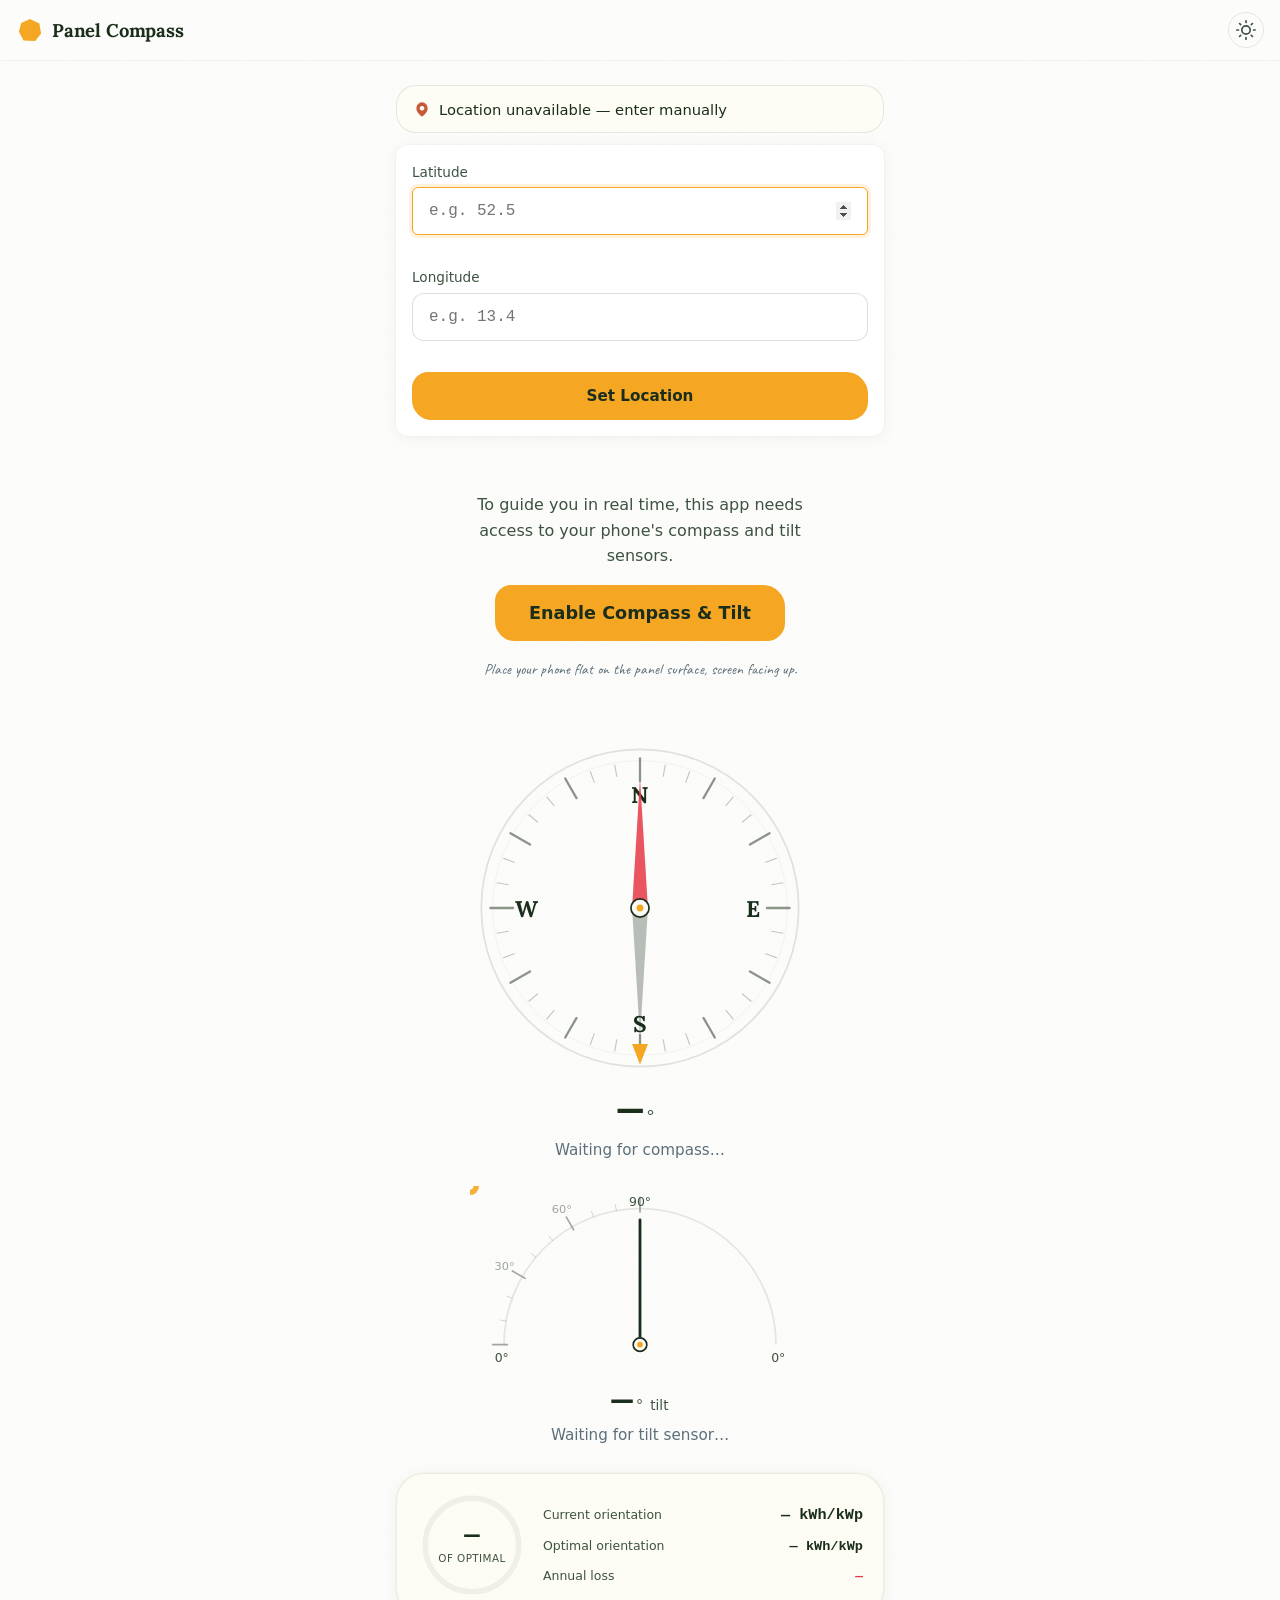
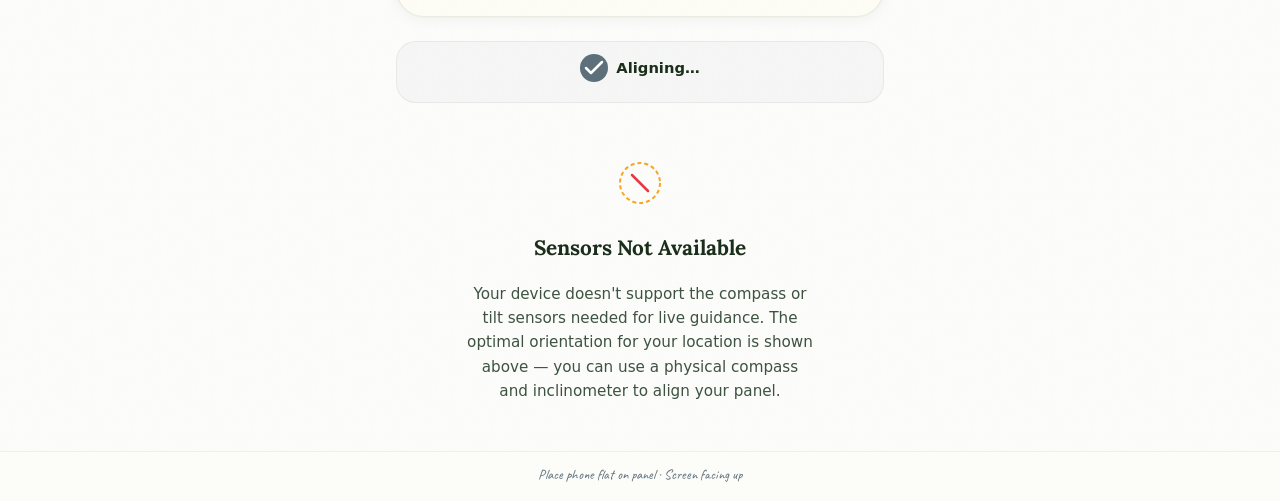
<file: mobile-app/index.html>
<!-- SPDX-FileCopyrightText: 2025 Robin Gutzen <robin.gutzen@outlook.com> -->
<!-- SPDX-License-Identifier: AGPL-3.0-or-later -->
<!DOCTYPE html>
<html lang="en">
<head>
  <meta charset="UTF-8">
  <meta name="viewport" content="width=device-width, initial-scale=1.0, user-scalable=no, viewport-fit=cover">
  <meta name="theme-color" content="#F5A623">
  <meta name="apple-mobile-web-app-capable" content="yes">
  <meta name="apple-mobile-web-app-status-bar-style" content="black-translucent">
  <meta name="description" content="Panel Compass — Real-time solar panel orientation helper. Align your panels to the optimal tilt and azimuth using your phone's sensors.">

  <title>Panel Compass — Solarflower</title>

  <!-- PWA Manifest -->
  <link rel="manifest" href="manifest.json">

  <!-- Icons -->
  <link rel="icon" type="image/svg+xml" href="icons/icon.svg">
  <link rel="apple-touch-icon" href="icons/icon-192.png">

  <!-- Fonts (Lora serif for headings, system sans for body) -->
  <link rel="preconnect" href="https://fonts.googleapis.com">
  <link rel="preconnect" href="https://fonts.gstatic.com" crossorigin>
  <link href="https://fonts.googleapis.com/css2?family=Lora:wght@700;800&family=Caveat:wght@600&display=swap" rel="stylesheet">

  <!-- Styles -->
  <link rel="stylesheet" href="styles.css">
</head>
<body>

  <!-- ================================================================== -->
  <!-- HEADER                                                              -->
  <!-- ================================================================== -->
  <header class="header">
    <div class="header__brand">
      <svg class="header__logo" width="28" height="28" viewBox="0 0 48 48" aria-hidden="true">
        <path d="M24,5 L40,13 L43,30 L33,43 L13,42 L5,27 L9,12 Z" fill="#F5A623"/>
      </svg>
      <span class="header__title">Panel Compass</span>
    </div>
    <button class="header__contrast-btn" id="contrast-btn" aria-label="Toggle high-contrast mode" title="High contrast for outdoor use">
      <svg width="20" height="20" viewBox="0 0 24 24" fill="none" stroke="currentColor" stroke-width="2" stroke-linecap="round">
        <circle cx="12" cy="12" r="5"/><path d="M12 1v2M12 21v2M4.22 4.22l1.42 1.42M18.36 18.36l1.42 1.42M1 12h2M21 12h2M4.22 19.78l1.42-1.42M18.36 5.64l1.42-1.42"/>
      </svg>
    </button>
  </header>

  <!-- ================================================================== -->
  <!-- MAIN CONTENT                                                        -->
  <!-- ================================================================== -->
  <main class="app">

    <!-- LOCATION BAR --------------------------------------------------- -->
    <section class="location" id="location-section">
      <button class="location__btn" id="location-btn" aria-label="Change location">
        <svg class="location__icon" width="18" height="18" viewBox="0 0 48 48" aria-hidden="true">
          <path d="M24,6 C15,6 9,14 9,23 C9,34 24,44 24,44 C24,44 39,34 39,23 C39,14 33,6 24,6 Z" fill="currentColor"/>
          <circle cx="24" cy="22" r="6" fill="#FCFCFA"/>
        </svg>
        <span class="location__text" id="location-text">
          <span class="spinner" id="location-spinner" aria-hidden="true"></span>
          Detecting location…
        </span>
        <span class="location__coords" id="location-coords"></span>
      </button>

      <!-- Manual entry (hidden by default) -->
      <div class="location__manual" id="location-manual" hidden>
        <div class="location__manual-inner">
          <label class="location__label">
            Latitude
            <input type="number" id="manual-lat" class="location__input"
                   placeholder="e.g. 52.5" step="0.1" min="-90" max="90"
                   aria-describedby="lat-error">
            <span class="location__error" id="lat-error" role="alert"></span>
          </label>
          <label class="location__label">
            Longitude
            <input type="number" id="manual-lon" class="location__input"
                   placeholder="e.g. 13.4" step="0.1" min="-180" max="180"
                   aria-describedby="lon-error">
            <span class="location__error" id="lon-error" role="alert"></span>
          </label>
          <button class="btn btn--primary" id="manual-submit">Set Location</button>
        </div>
      </div>
    </section>

    <!-- OPTIMAL INFO --------------------------------------------------- -->
    <section class="optimal" id="optimal-section" hidden>
      <div class="optimal__row">
        <div class="optimal__item">
          <span class="optimal__label">Optimal Tilt</span>
          <span class="optimal__value" id="optimal-tilt">—</span>
        </div>
        <div class="optimal__item">
          <span class="optimal__label">Optimal Azimuth</span>
          <span class="optimal__value" id="optimal-azimuth">—</span>
        </div>
      </div>
    </section>

    <!-- SENSOR PERMISSION ---------------------------------------------- -->
    <section class="permission" id="permission-section" hidden>
      <p class="permission__text">
        To guide you in real time, this app needs access to your phone's compass and tilt sensors.
      </p>
      <button class="btn btn--primary btn--large" id="permission-btn">
        Enable Compass &amp; Tilt
      </button>
      <p class="permission__hint">
        Place your phone flat on the panel surface, screen facing up.
      </p>
    </section>

    <!-- COMPASS -------------------------------------------------------- -->
    <section class="compass" id="compass-section" hidden>
      <div class="compass__ring">
        <!-- Compass rose SVG -->
        <svg class="compass__svg" viewBox="0 0 300 300" aria-label="Compass showing current heading vs target">
          <defs>
            <line id="tick-major" x1="150" y1="18" x2="150" y2="38" stroke="var(--ink)" stroke-width="2.5" stroke-linecap="round"/>
            <line id="tick-minor" x1="150" y1="22" x2="150" y2="32" stroke="var(--ink-light)" stroke-width="1" stroke-linecap="round" opacity="0.4"/>
          </defs>

          <!-- Outer ring -->
          <circle cx="150" cy="150" r="140" fill="none" stroke="var(--ink)" stroke-width="1.5" opacity="0.12"/>
          <circle cx="150" cy="150" r="130" fill="none" stroke="var(--ink)" stroke-width="0.5" opacity="0.08"/>

          <!-- Target zone arcs: ±10° amber, ±3° green (drawn on outer ring) -->
          <path id="compass-zone-amber" d="" fill="none" stroke="var(--amber)" stroke-width="10" opacity="0.2" stroke-linecap="round"/>
          <path id="compass-zone-green" d="" fill="none" stroke="var(--success)" stroke-width="10" opacity="0.3" stroke-linecap="round"/>

          <!-- Tick marks (every 10°, major every 30°) -->
          <g id="compass-ticks">
            <!-- Generated by app.js -->
          </g>

          <!-- Cardinal labels -->
          <g class="compass__cardinals" font-family="var(--font-serif)" font-weight="700" font-size="20" fill="var(--ink)" text-anchor="middle" dominant-baseline="central">
            <text x="150" y="50">N</text>
            <text x="250" y="150">E</text>
            <text x="150" y="252">S</text>
            <text x="50" y="150">W</text>
          </g>

          <!-- Target azimuth indicator (orange triangle) -->
          <g id="compass-target" transform="rotate(180 150 150)">
            <path d="M150,12 L143,30 L157,30 Z" fill="var(--amber)"/>
          </g>

          <!-- Directional guidance arrow (large, rotates to point toward target) -->
          <g id="compass-guide-arrow" transform="rotate(0 150 150)" opacity="0">
            <path d="M150,55 L138,80 L145,80 L145,100 L155,100 L155,80 L162,80 Z"
                  fill="var(--amber)" opacity="0.7"/>
          </g>

          <!-- Current heading needle (rotates with device) -->
          <g id="compass-needle" transform="rotate(0 150 150)">
            <polygon points="150,35 143,150 157,150" fill="var(--red)" opacity="0.85"/>
            <polygon points="150,265 143,150 157,150" fill="var(--ink)" opacity="0.3"/>
            <circle cx="150" cy="150" r="8" fill="var(--bg)" stroke="var(--ink)" stroke-width="1.5"/>
            <circle cx="150" cy="150" r="3" fill="var(--amber)"/>
          </g>
        </svg>
      </div>

      <!-- Heading readout -->
      <div class="compass__readout">
        <div class="compass__current">
          <span class="compass__value" id="heading-value">—</span>
          <span class="compass__unit">°</span>
          <span class="compass__cardinal" id="heading-cardinal"></span>
        </div>
        <div class="compass__delta" id="heading-delta" aria-live="polite">
          Waiting for compass…
        </div>
      </div>
    </section>

    <!-- TILT METER ----------------------------------------------------- -->
    <section class="tilt" id="tilt-section" hidden>
      <div class="tilt__visual">
        <svg class="tilt__svg" viewBox="0 0 300 160" aria-label="Tilt meter showing current tilt vs target">
          <!-- Arc background -->
          <path d="M30,140 A120,120 0 0,1 270,140" fill="none" stroke="var(--ink)" stroke-width="1.5" opacity="0.1"/>

          <!-- Target zone arcs: ±10° amber, ±3° green -->
          <path id="tilt-zone-amber" d="" fill="none" stroke="var(--amber)" stroke-width="8" opacity="0.2" stroke-linecap="round"/>
          <path id="tilt-zone-green" d="" fill="none" stroke="var(--success)" stroke-width="8" opacity="0.3" stroke-linecap="round"/>

          <!-- Graduated arc (0° to 90°) -->
          <g id="tilt-ticks">
            <!-- Generated by app.js -->
          </g>

          <!-- Target tilt marker -->
          <g id="tilt-target">
            <circle r="8" fill="var(--amber)" opacity="0.9"/>
            <circle r="3" fill="white"/>
          </g>

          <!-- Directional guidance arrow for tilt -->
          <g id="tilt-guide-arrow" opacity="0">
            <polygon points="0,-14 -8,0 -4,0 -4,10 4,10 4,0 8,0" fill="var(--amber)" opacity="0.7"/>
          </g>

          <!-- Current tilt indicator -->
          <g id="tilt-indicator">
            <line x1="150" y1="140" x2="150" y2="30" stroke="var(--ink)" stroke-width="2.5" stroke-linecap="round"/>
            <circle cx="150" cy="140" r="6" fill="var(--bg)" stroke="var(--ink)" stroke-width="1.5"/>
            <circle cx="150" cy="140" r="2.5" fill="var(--amber)"/>
          </g>

          <!-- Labels -->
          <text x="28" y="155" font-size="11" fill="var(--ink-light)" text-anchor="middle" font-family="var(--font-sans)">0°</text>
          <text x="150" y="18" font-size="11" fill="var(--ink-light)" text-anchor="middle" font-family="var(--font-sans)">90°</text>
          <text x="272" y="155" font-size="11" fill="var(--ink-light)" text-anchor="middle" font-family="var(--font-sans)">0°</text>
        </svg>
      </div>

      <!-- Tilt readout -->
      <div class="tilt__readout">
        <div class="tilt__current">
          <span class="tilt__value" id="tilt-value">—</span>
          <span class="tilt__unit">°</span>
          <span class="tilt__label-text">tilt</span>
        </div>
        <div class="tilt__delta" id="tilt-delta" aria-live="polite">
          Waiting for tilt sensor…
        </div>
      </div>
    </section>

    <!-- YIELD PANEL ----------------------------------------------------- -->
    <section class="yield" id="yield-section" hidden>
      <!-- Circular yield gauge -->
      <div class="yield__gauge">
        <svg class="yield__gauge-svg" viewBox="0 0 160 160" aria-label="Yield percentage gauge">
          <!-- Background track -->
          <circle cx="80" cy="80" r="68" fill="none" stroke="var(--ink)" stroke-width="8" opacity="0.06"/>
          <!-- Progress arc (filled by JS) -->
          <circle id="yield-arc" cx="80" cy="80" r="68" fill="none"
                  stroke="var(--grey)" stroke-width="8" stroke-linecap="round"
                  stroke-dasharray="427.3" stroke-dashoffset="427.3"
                  transform="rotate(-90 80 80)"
                  style="transition: stroke-dashoffset 0.4s ease, stroke 0.4s ease;"/>
        </svg>
        <div class="yield__gauge-inner">
          <span class="yield__pct" id="yield-pct">—</span>
          <span class="yield__pct-label">of optimal</span>
        </div>
      </div>

      <!-- Yield numbers -->
      <div class="yield__numbers">
        <div class="yield__row yield__row--current">
          <span class="yield__label">Current orientation</span>
          <span class="yield__value" id="yield-current">— kWh/kWp</span>
        </div>
        <div class="yield__row yield__row--optimal">
          <span class="yield__label">Optimal orientation</span>
          <span class="yield__value" id="yield-optimal">— kWh/kWp</span>
        </div>
        <div class="yield__row yield__row--loss">
          <span class="yield__label">Annual loss</span>
          <span class="yield__value" id="yield-loss">—</span>
        </div>
      </div>
    </section>

    <!-- STATUS BAR ----------------------------------------------------- -->
    <section class="status" id="status-section" hidden role="status" aria-live="polite">
      <div class="status__indicator" id="status-indicator">
        <div class="status__icon" id="status-icon">
          <svg width="24" height="24" viewBox="0 0 24 24" fill="none" stroke="currentColor" stroke-width="2.5" stroke-linecap="round" stroke-linejoin="round">
            <polyline points="20 6 9 17 4 12"/>
          </svg>
        </div>
        <span class="status__text" id="status-text">Aligning…</span>
      </div>
      <div class="status__yield" id="status-yield"></div>
    </section>

    <!-- NO-SENSOR FALLBACK --------------------------------------------- -->
    <section class="nosensor" id="nosensor-section" hidden>
      <div class="nosensor__icon">
        <svg width="48" height="48" viewBox="0 0 48 48" fill="none">
          <circle cx="24" cy="24" r="20" stroke="var(--amber)" stroke-width="2" stroke-dasharray="4 3"/>
          <line x1="16" y1="16" x2="32" y2="32" stroke="var(--red)" stroke-width="2.5" stroke-linecap="round"/>
        </svg>
      </div>
      <h2 class="nosensor__title">Sensors Not Available</h2>
      <p class="nosensor__text">
        Your device doesn't support the compass or tilt sensors needed for live guidance.
        The optimal orientation for your location is shown above — you can use a physical
        compass and inclinometer to align your panel.
      </p>
    </section>

  </main>

  <!-- ================================================================== -->
  <!-- INSTRUCTION HINT (bottom)                                           -->
  <!-- ================================================================== -->
  <footer class="footer" id="footer">
    <p class="footer__hint">
      Place phone flat on panel · Screen facing up
    </p>
  </footer>

  <!-- ================================================================== -->
  <!-- SCRIPTS                                                             -->
  <!-- ================================================================== -->
  <script type="module" src="app.js"></script>

  <!-- Service Worker Registration -->
  <script>
    if ('serviceWorker' in navigator) {
      window.addEventListener('load', () => {
        navigator.serviceWorker.register('sw.js')
          .then(reg => console.log('SW registered:', reg.scope))
          .catch(err => console.warn('SW registration failed:', err));
      });
    }
  </script>
</body>
</html>
</file>
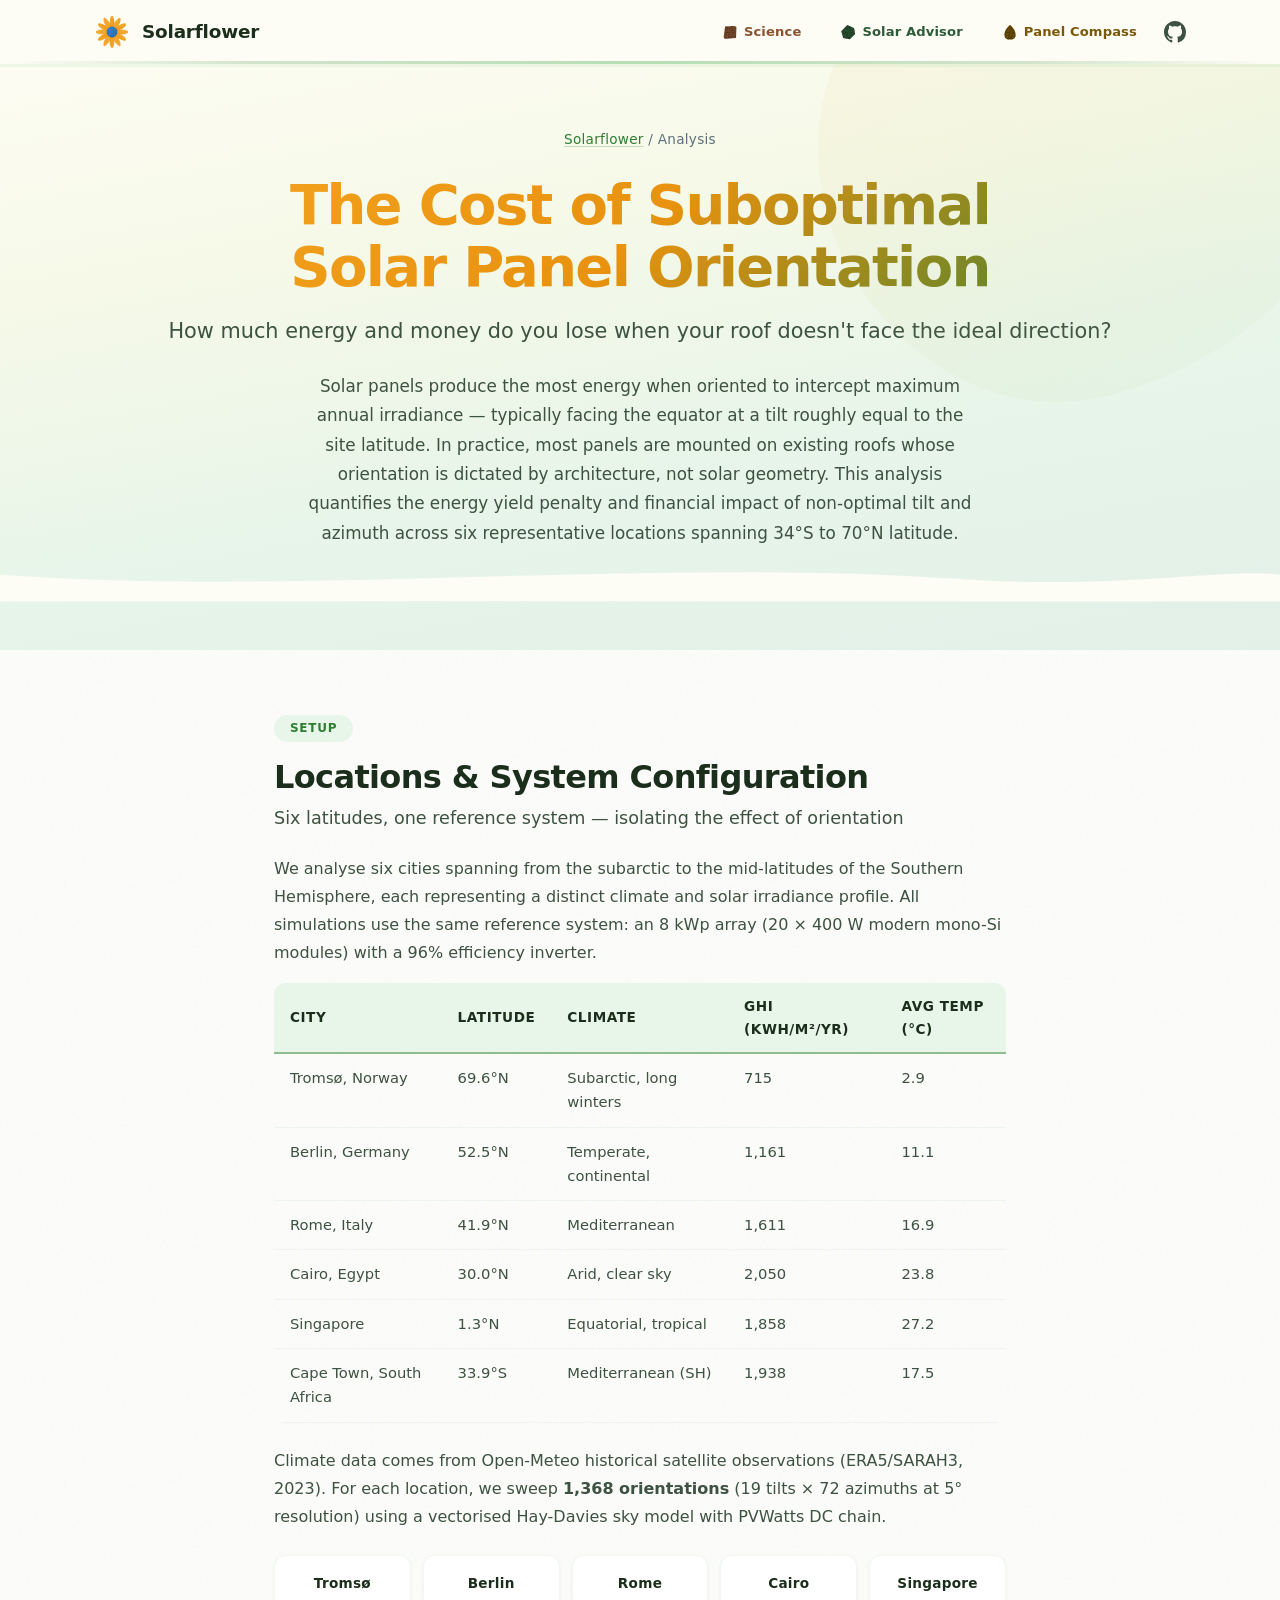
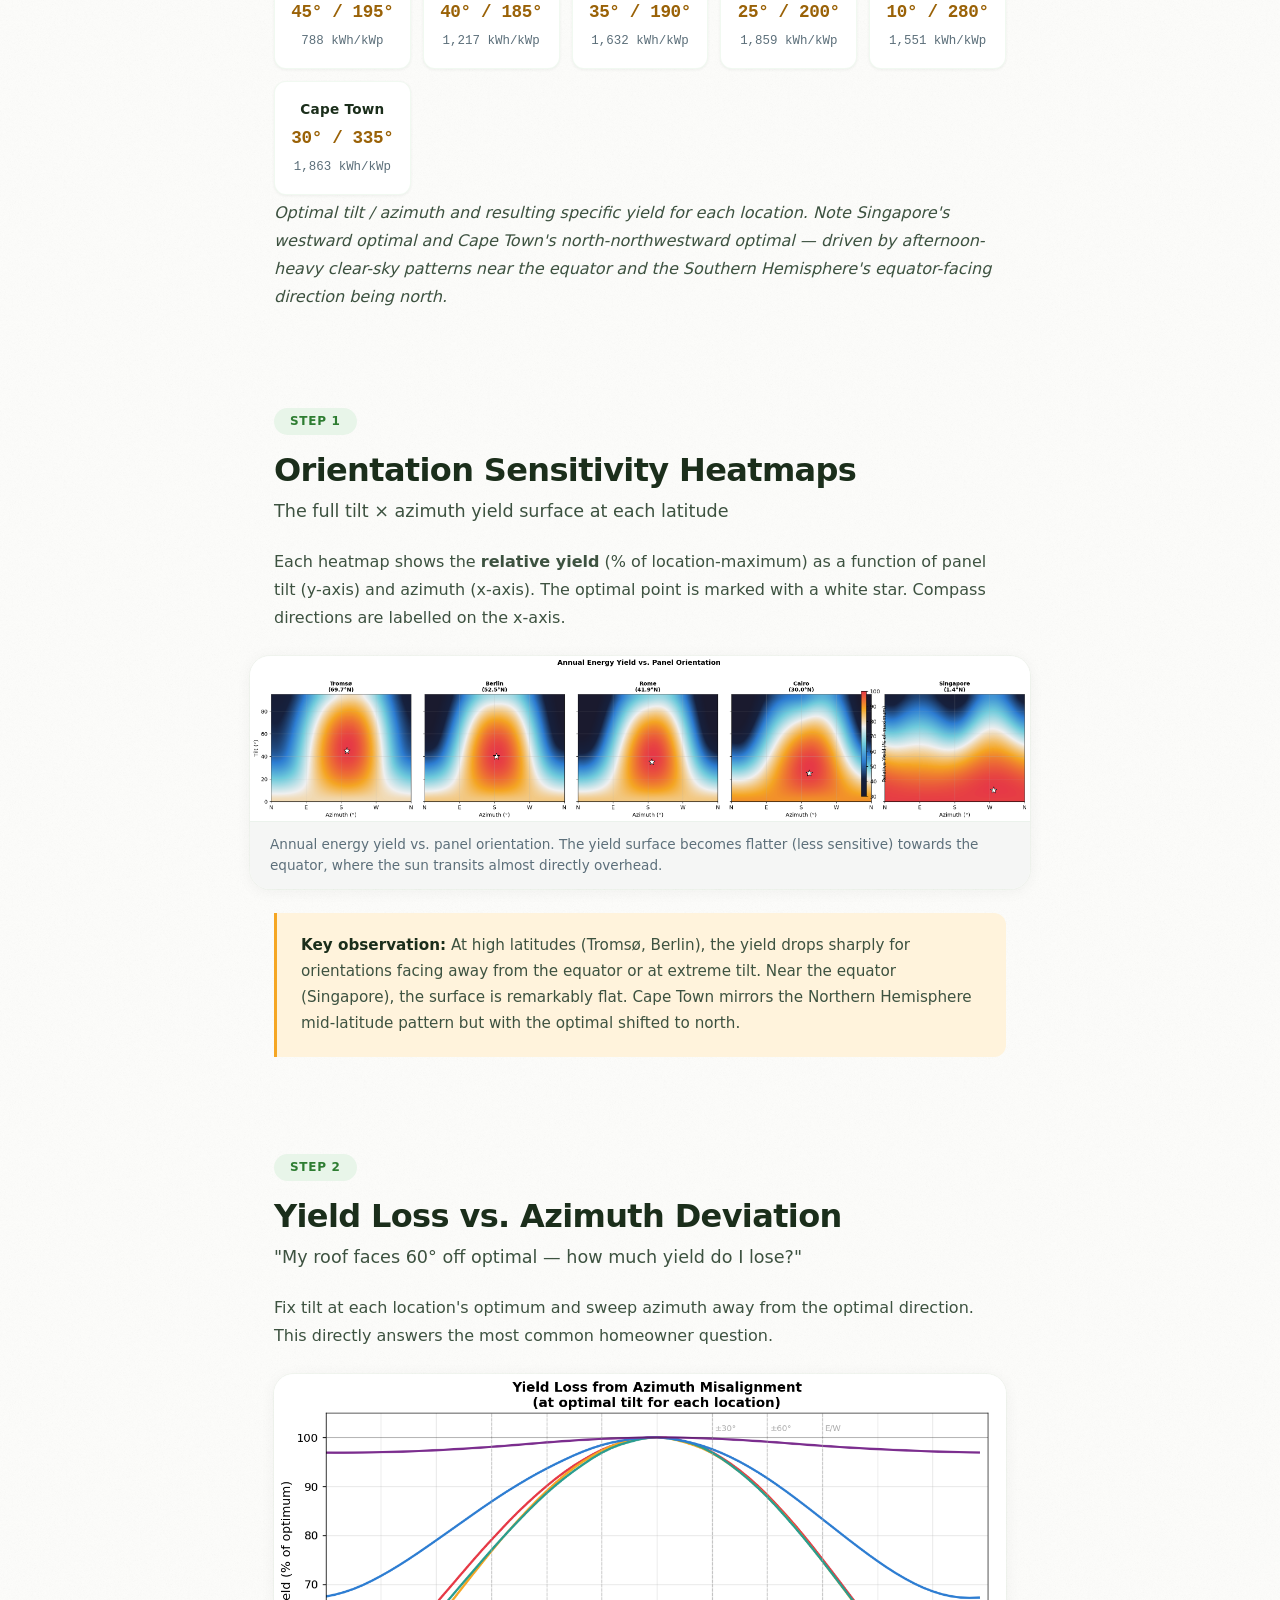
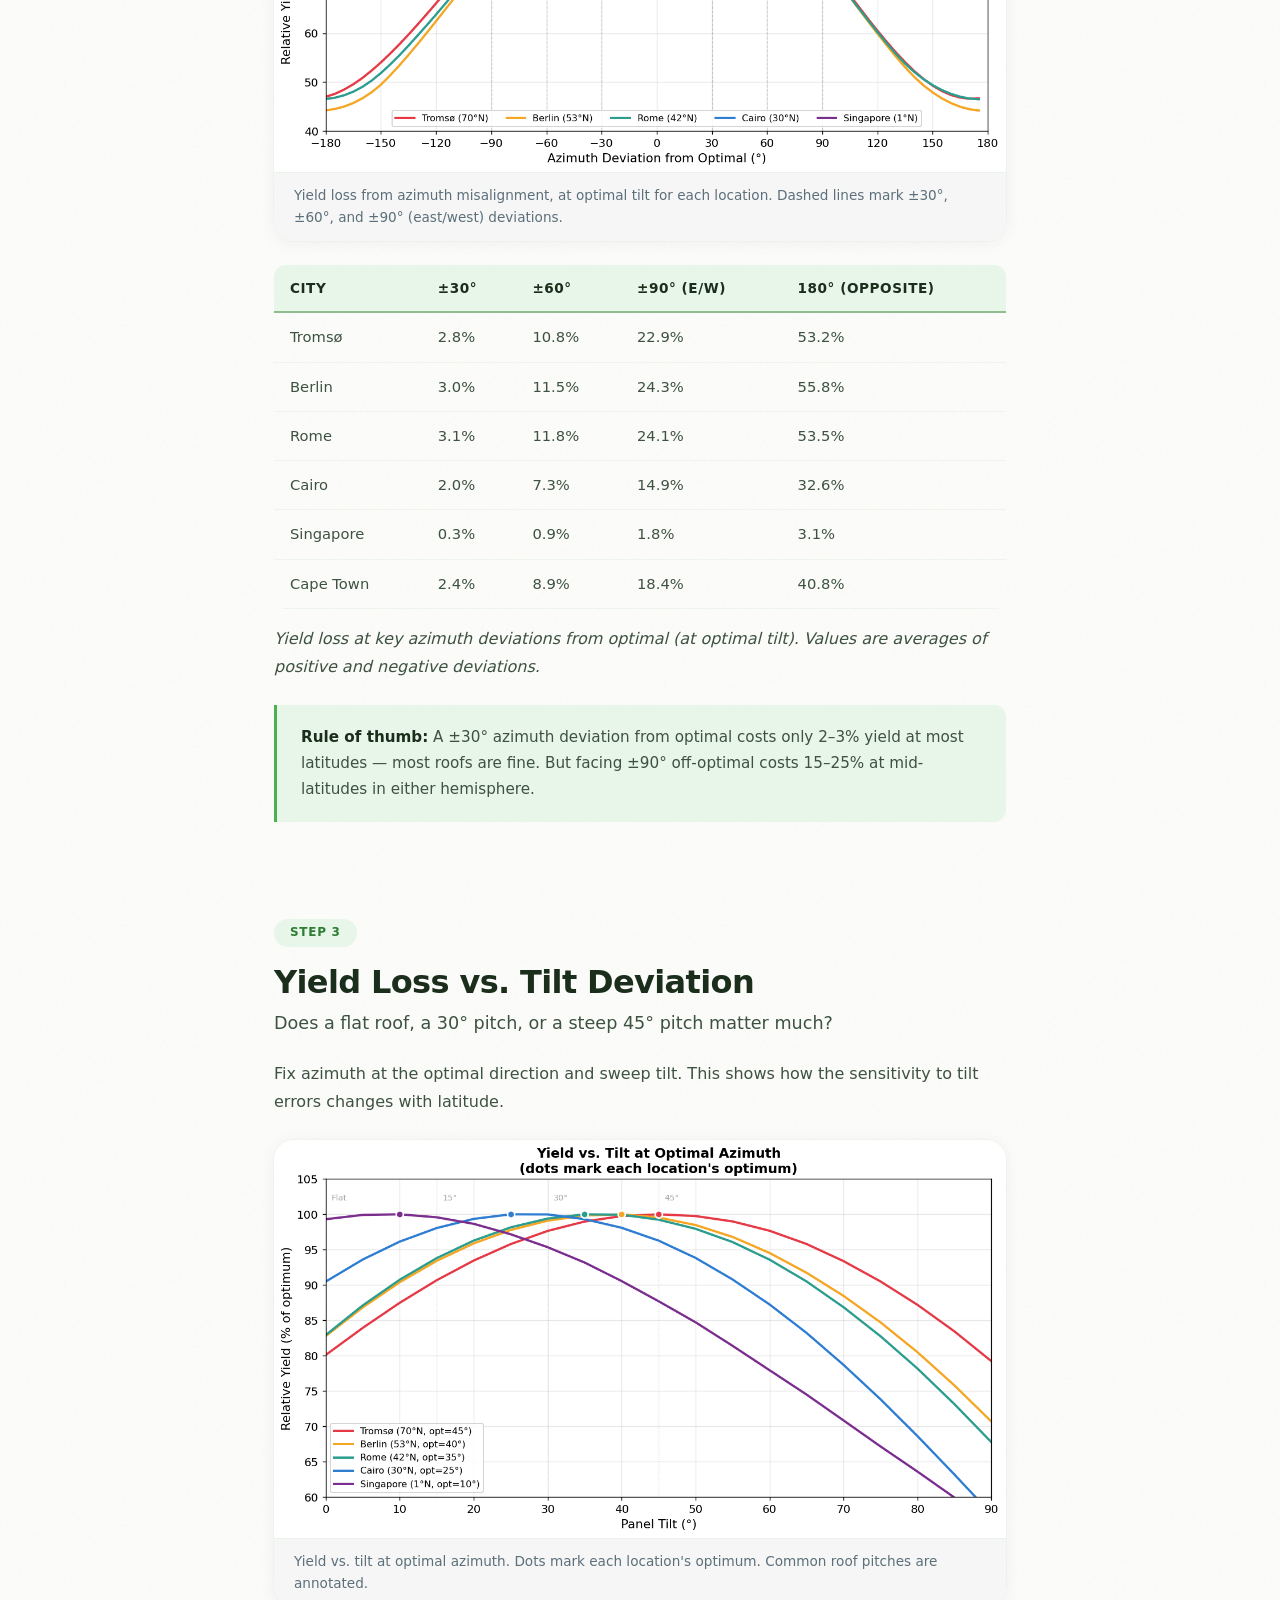
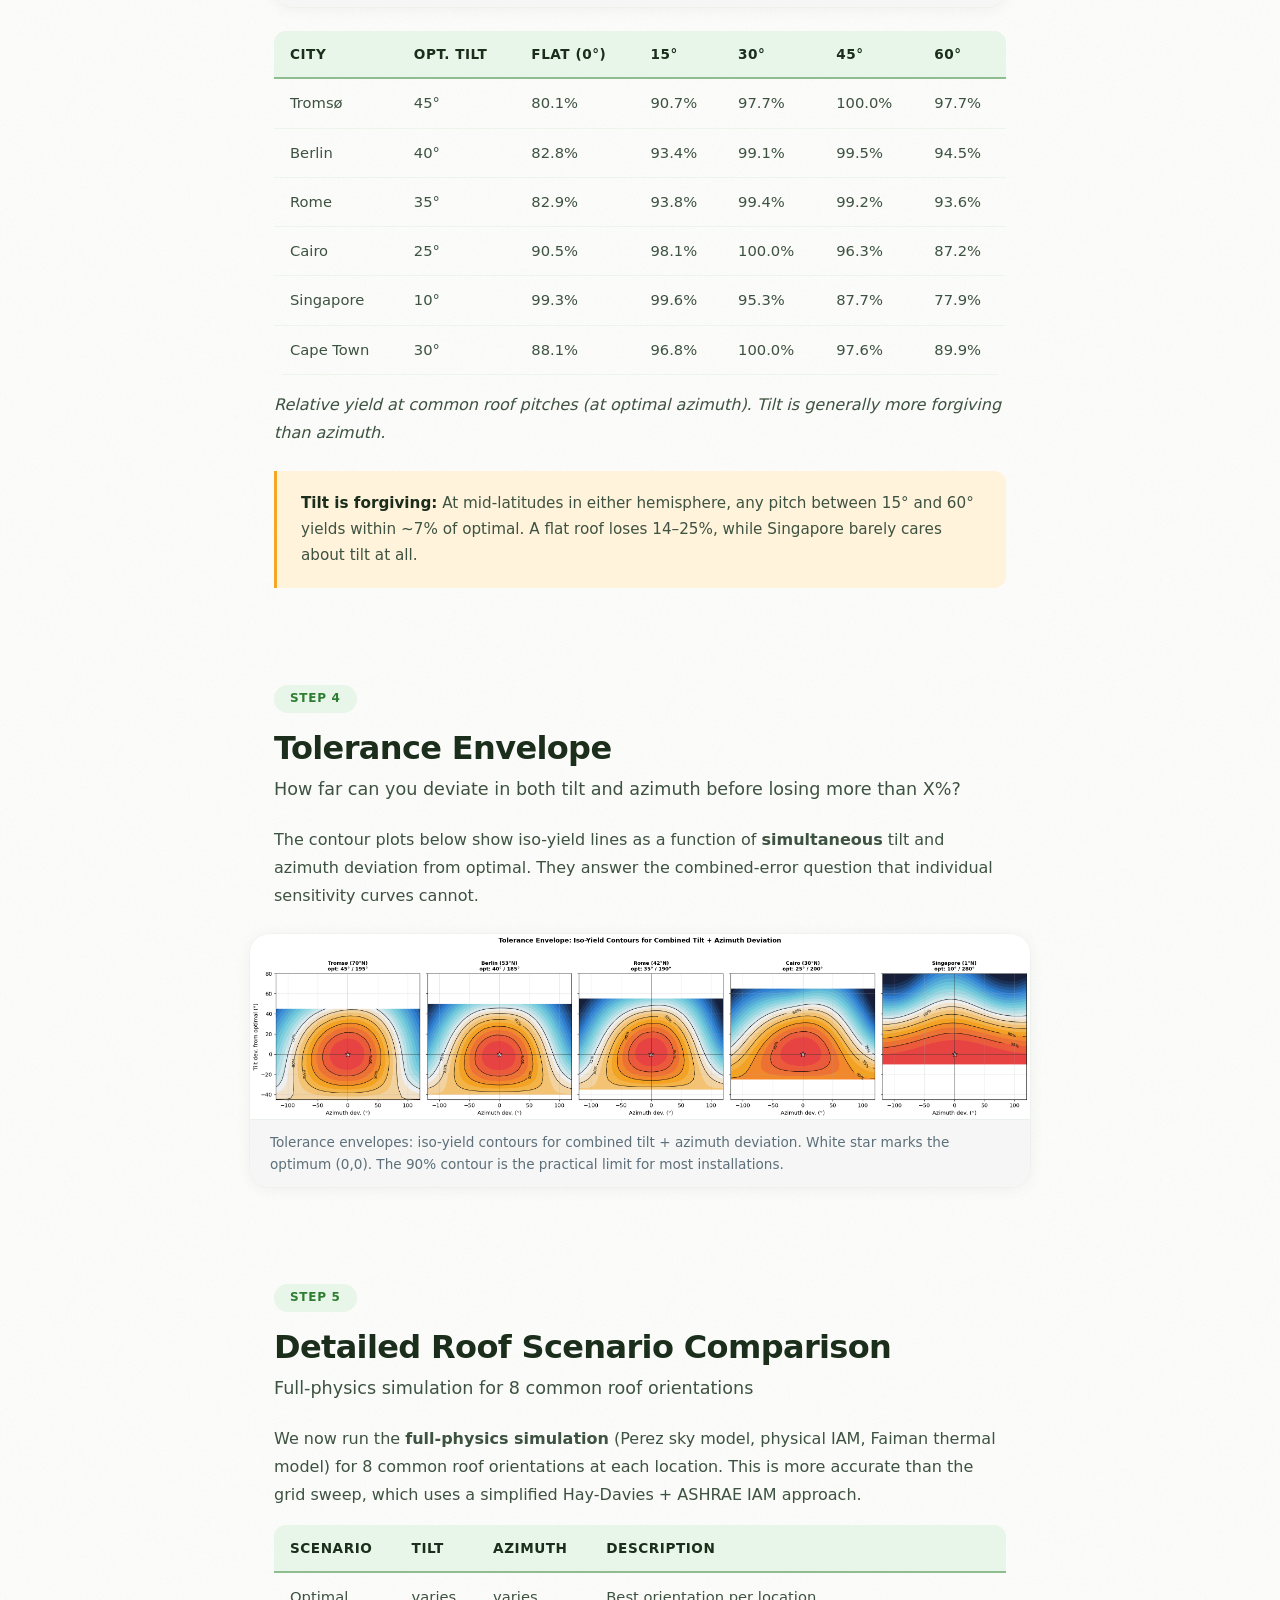
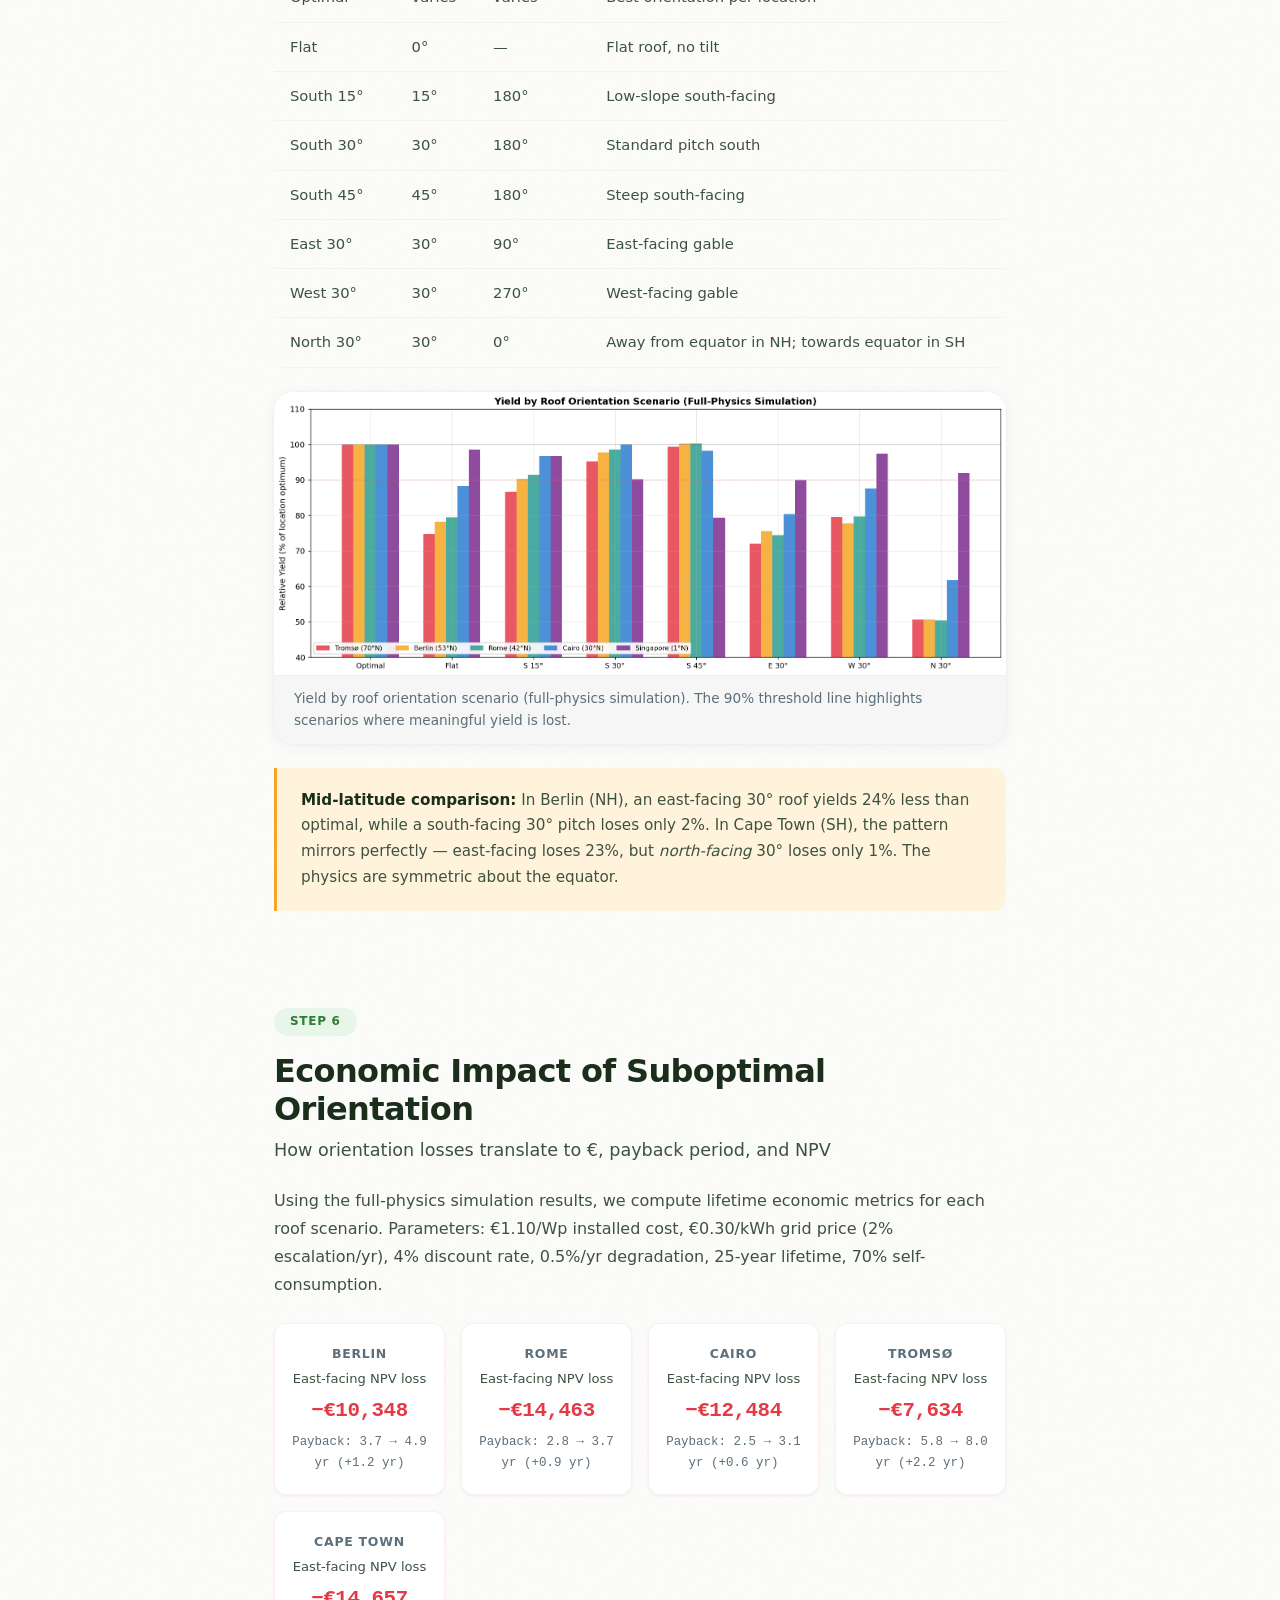
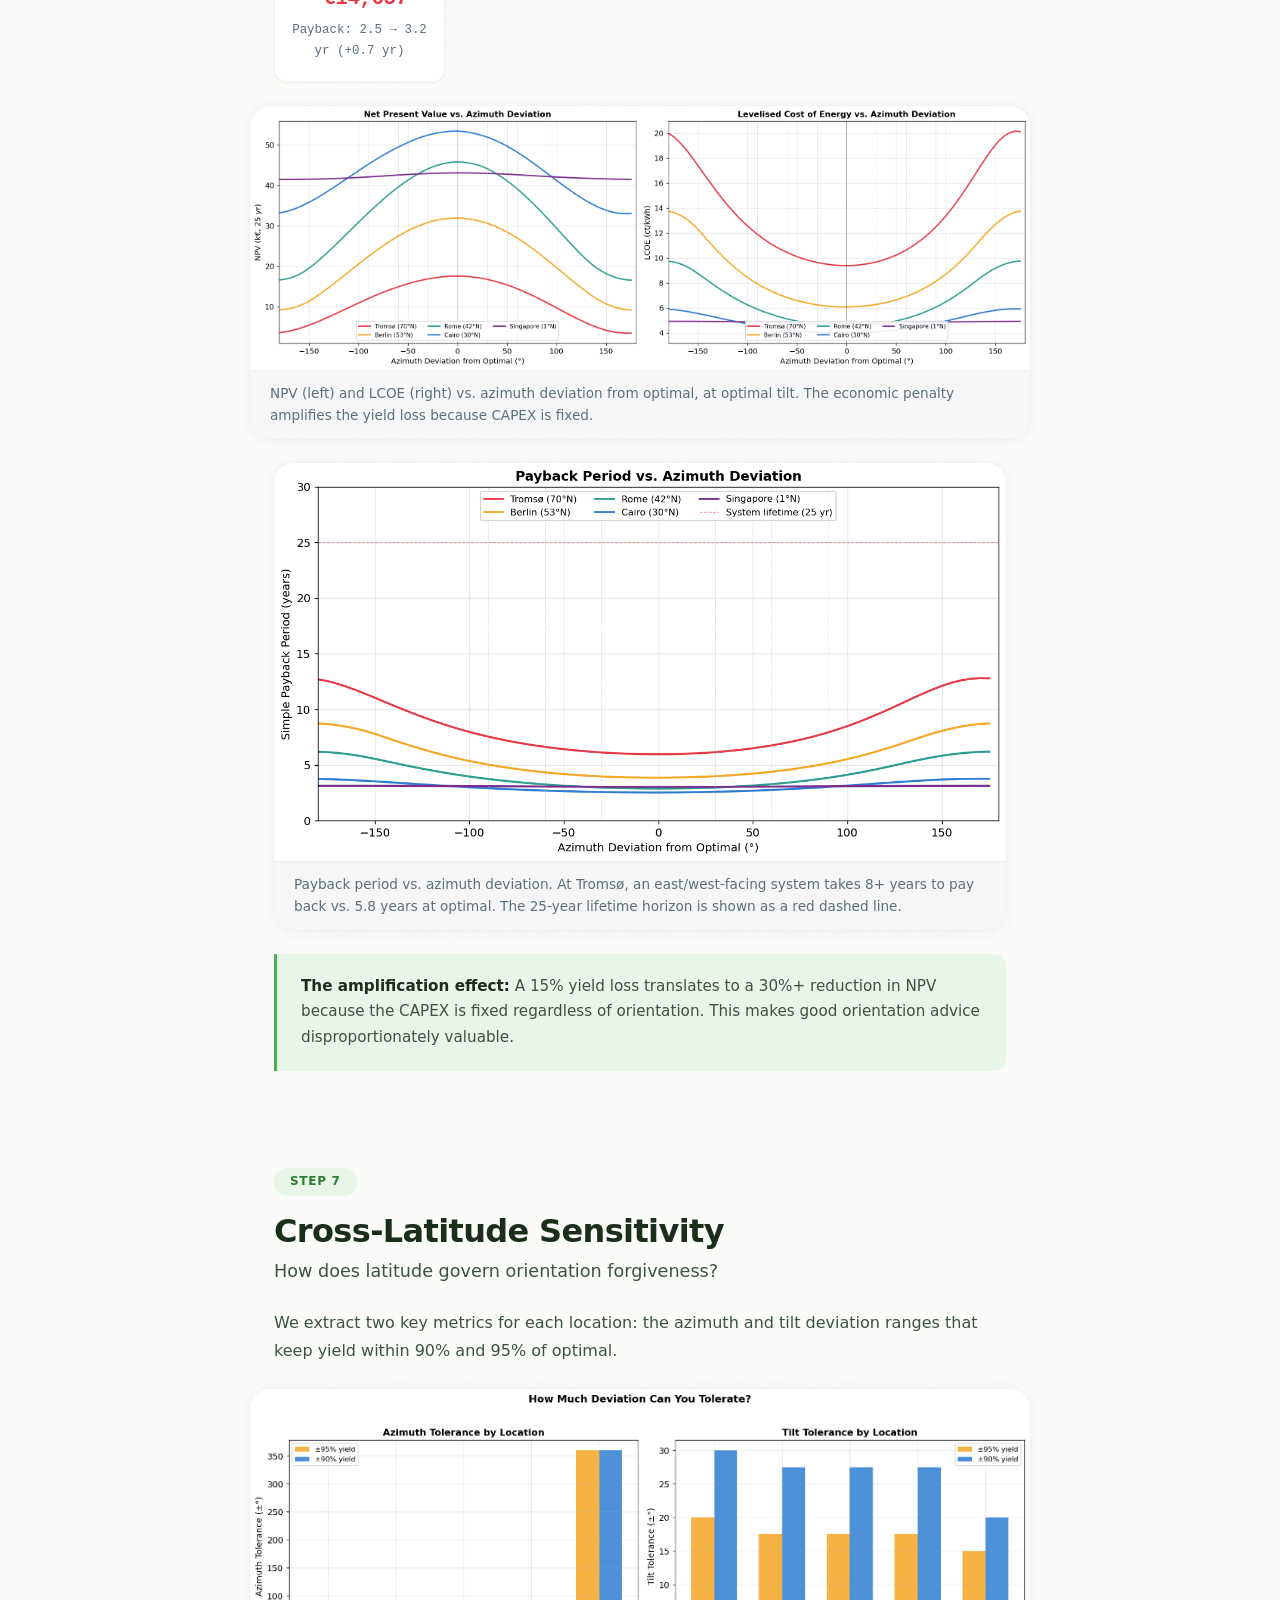
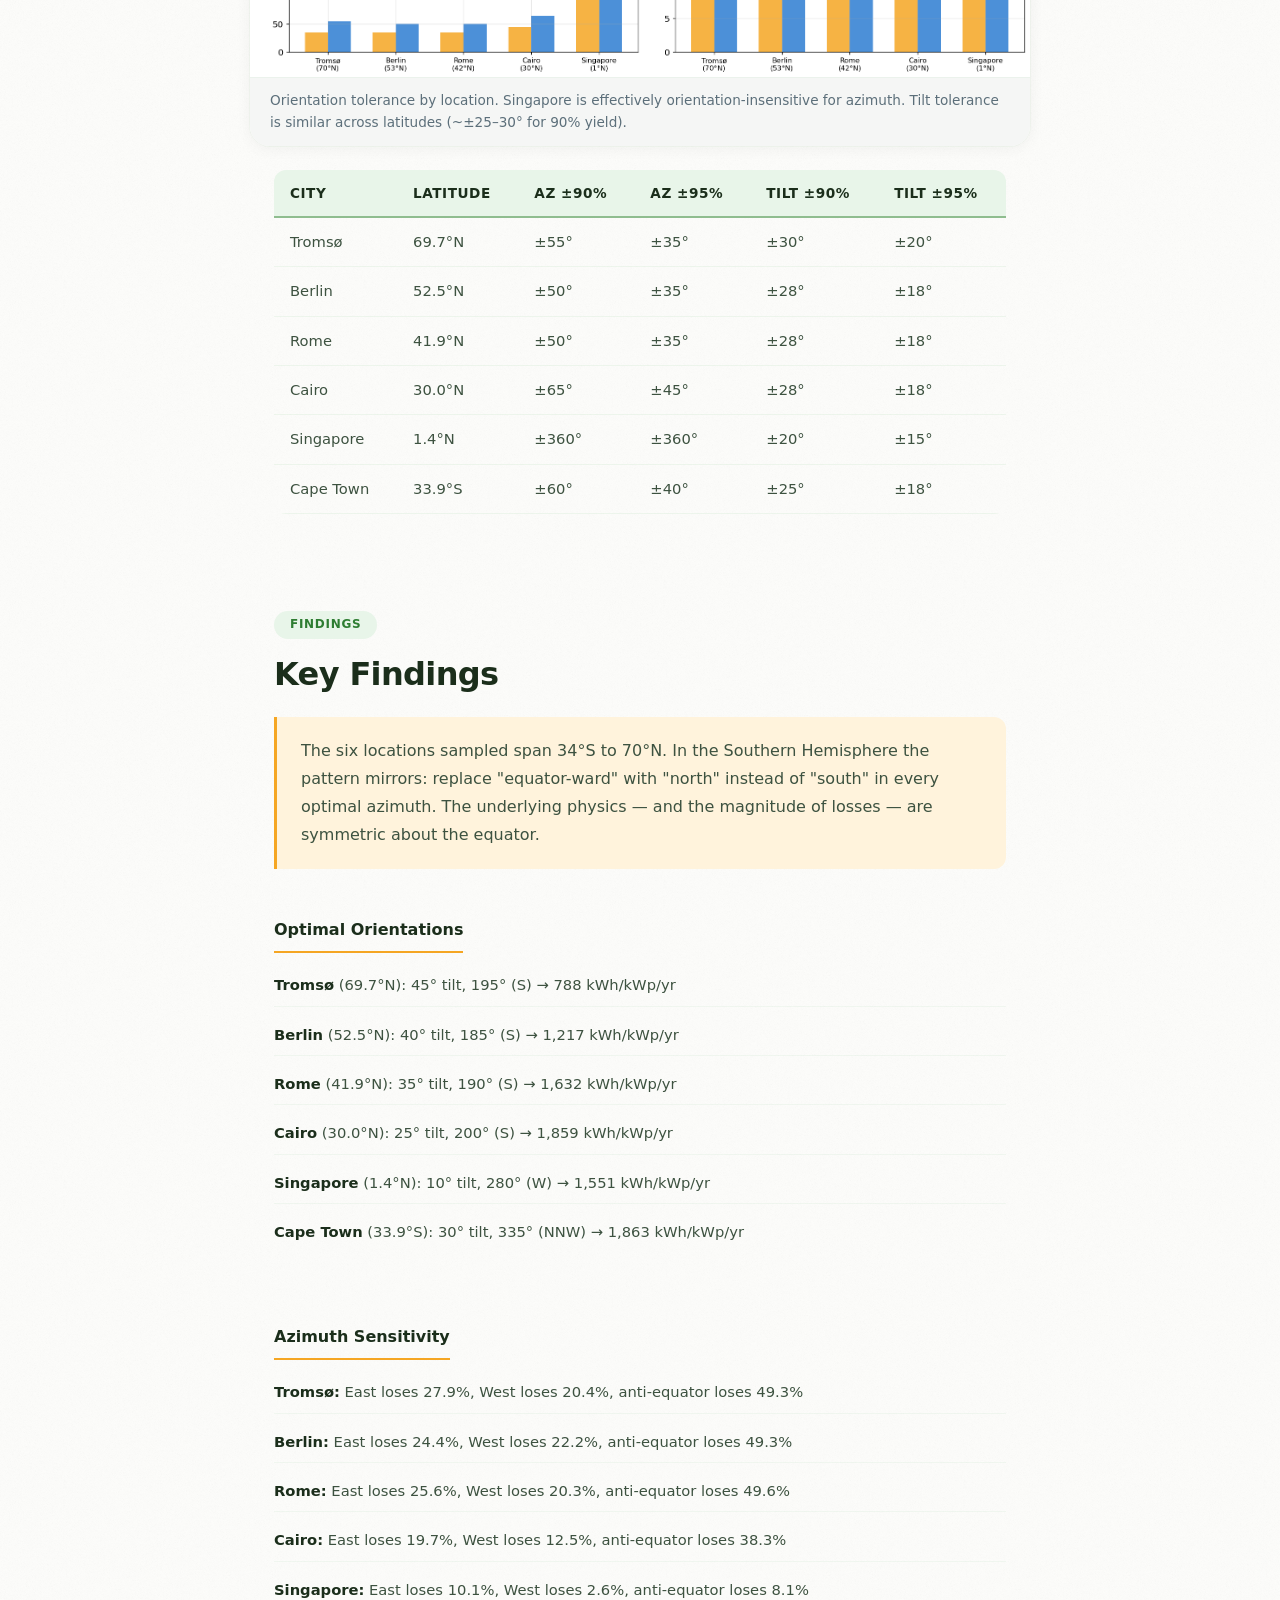
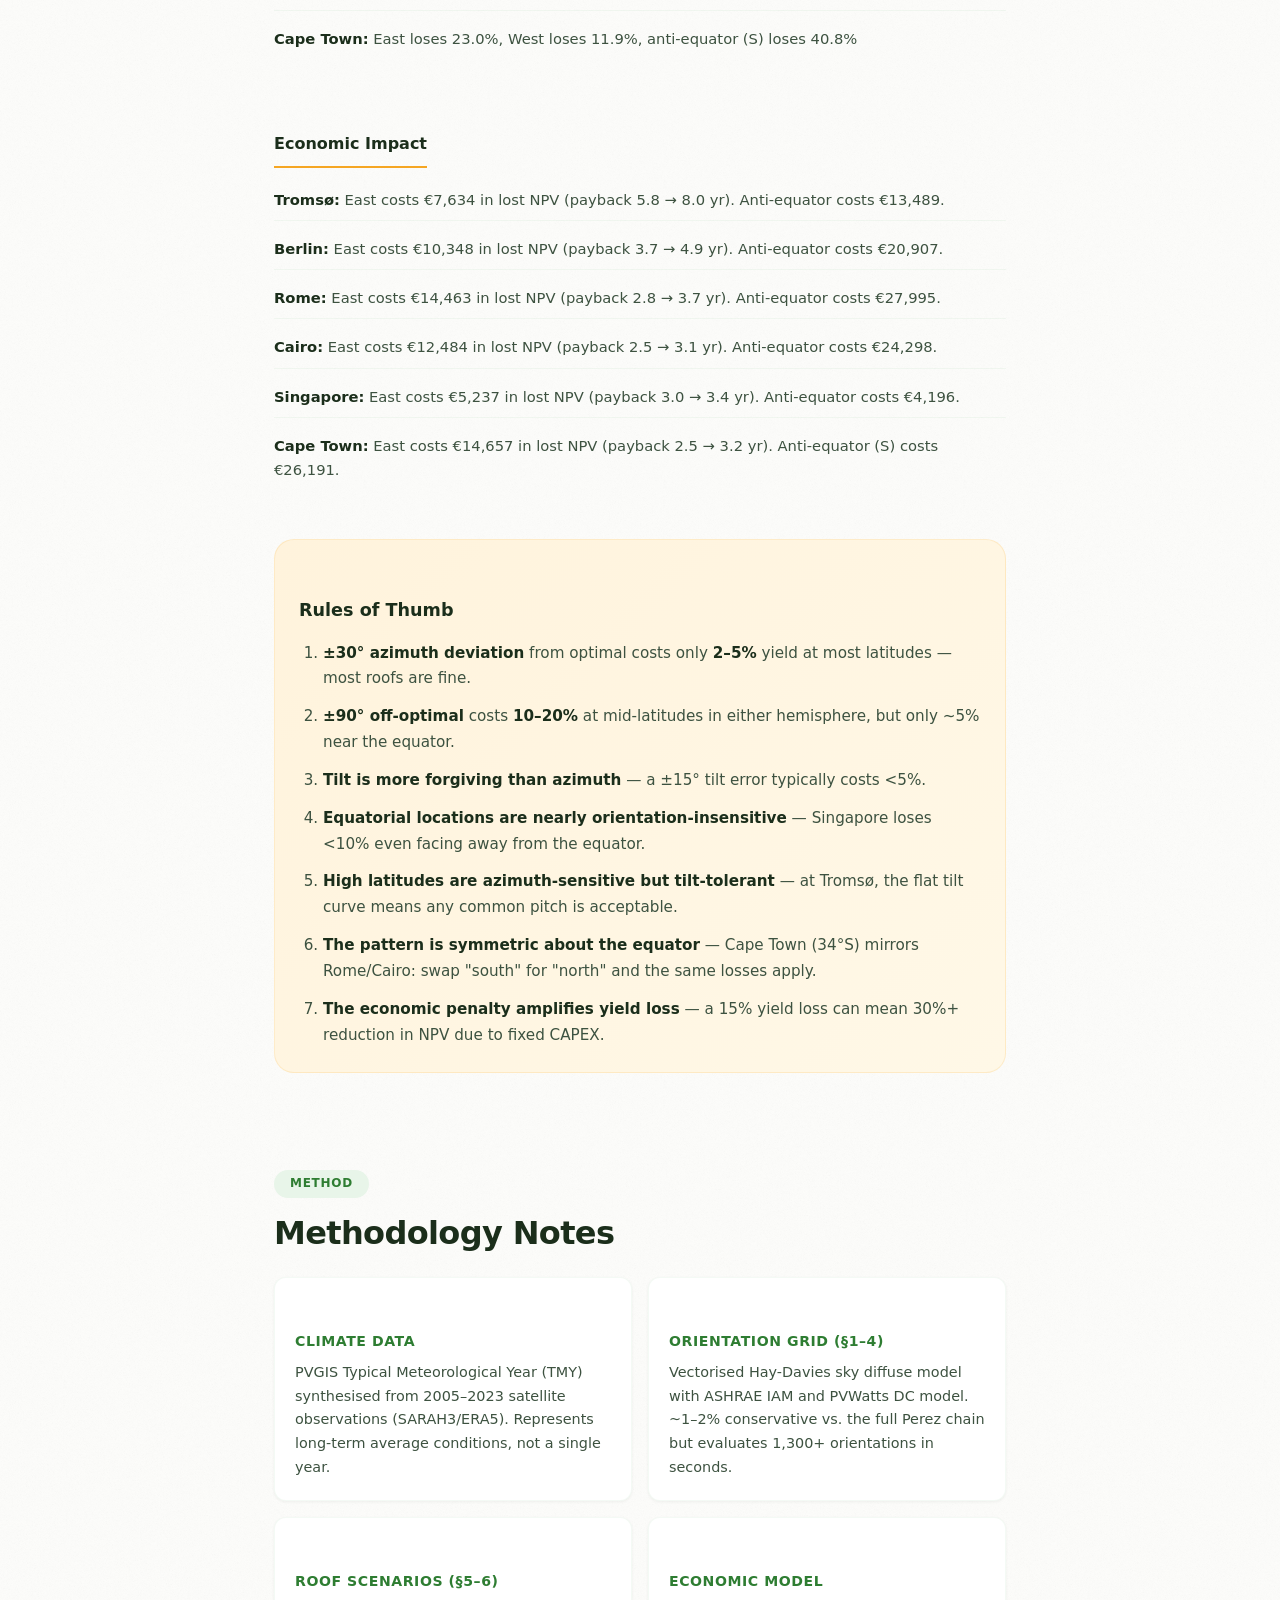
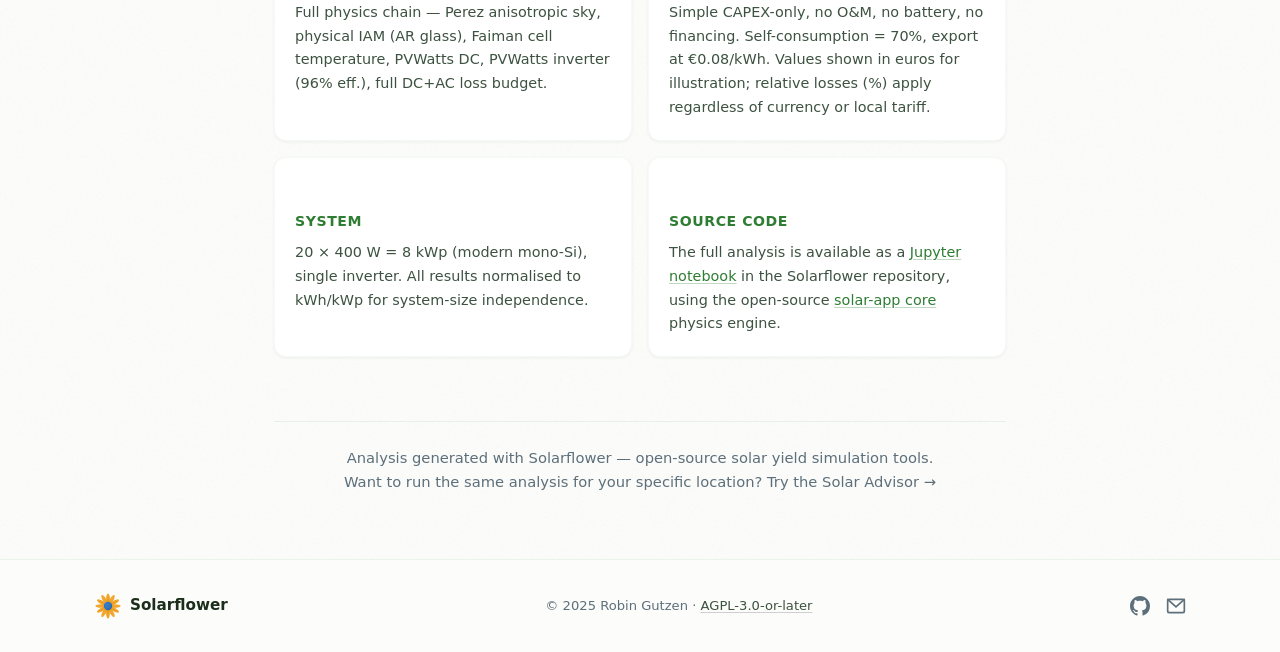
<file: website/orientation-analysis.html>
<!-- SPDX-FileCopyrightText: 2025 Robin Gutzen <robin.gutzen@outlook.com> -->
<!-- SPDX-License-Identifier: AGPL-3.0-or-later -->
<!DOCTYPE html>
<html lang="en">
<head>
  <meta charset="UTF-8">
  <meta name="viewport" content="width=device-width, initial-scale=1.0">
  <title>The Cost of Suboptimal Solar Panel Orientation | Solarflower</title>
  <meta name="description" content="How much energy and money do you lose when your roof doesn't face the ideal direction? A quantitative analysis across six latitudes from 34°S to 70°N.">
  <meta name="author" content="Robin Gutzen">
  <meta name="theme-color" content="#F5A623">

  <link rel="canonical" href="https://robingutzen.com/solarflower/orientation-analysis.html">

  <!-- Open Graph -->
  <meta property="og:title" content="The Cost of Suboptimal Solar Panel Orientation — Solarflower">
  <meta property="og:description" content="Quantifying energy yield penalties and financial impact of non-optimal tilt and azimuth across six latitudes, both hemispheres.">
  <meta property="og:type" content="article">
  <meta property="og:url" content="https://robingutzen.com/solarflower/orientation-analysis.html">
  <meta property="og:image" content="https://robingutzen.com/solarflower/assets/logo.png">
  <meta property="og:image:alt" content="Solarflower logo — sunflower and solar panel hybrid icon">
  <meta property="og:site_name" content="Solarflower">

  <!-- Twitter Card -->
  <meta name="twitter:card" content="summary">
  <meta name="twitter:title" content="The Cost of Suboptimal Solar Panel Orientation">
  <meta name="twitter:description" content="How much energy and money do you lose when your roof doesn't face the ideal direction? Analysis across six latitudes.">
  <meta name="twitter:image" content="https://robingutzen.com/solarflower/assets/logo.png">
  <meta name="twitter:image:alt" content="Solarflower logo — sunflower and solar panel hybrid icon">

  <link rel="icon" href="assets/logo.svg" type="image/svg+xml">
  <link rel="icon" href="assets/logo.png" type="image/png">

  <!-- Typography -->
  <link rel="preconnect" href="https://fonts.googleapis.com">
  <link rel="preconnect" href="https://fonts.gstatic.com" crossorigin>
  <link href="https://fonts.googleapis.com/css2?family=Caveat:wght@400;500;600&family=Lora:ital,wght@0,400;0,500;0,600;0,700;1,400&display=swap" rel="stylesheet">

  <link rel="stylesheet" href="styles.css">
  <link rel="stylesheet" href="article.css">
  <link rel="stylesheet" href="orientation-analysis.css">

  <!-- Structured Data -->
  <script type="application/ld+json">
  {
    "@context": "https://schema.org",
    "@type": "Article",
    "headline": "The Cost of Suboptimal Solar Panel Orientation",
    "description": "How much energy and money do you lose when your roof doesn’t face the ideal direction? A quantitative analysis across six latitudes from 34°S to 70°N.",
    "author": {
      "@type": "Person",
      "name": "Robin Gutzen",
      "email": "robin.gutzen@outlook.com"
    },
    "datePublished": "2026-03-07",
    "dateModified": "2026-03-08",
    "publisher": {
      "@type": "Organization",
      "name": "Solarflower",
      "url": "https://robingutzen.com/solarflower/"
    },
    "mainEntityOfPage": "https://robingutzen.com/solarflower/orientation-analysis.html"
  }
  </script>
</head>
<body class="article-page">

  <!-- Inline SVG icon sprite -->
  <svg xmlns="http://www.w3.org/2000/svg" style="display:none" aria-hidden="true">
    <defs>
      <filter id="sf-clay" x="-20%" y="-20%" width="140%" height="140%"
              color-interpolation-filters="sRGB">
        <feTurbulence type="fractalNoise" baseFrequency="0.045 0.065"
                      numOctaves="5" seed="9" result="warp"/>
        <feDisplacementMap in="SourceGraphic" in2="warp" scale="1.5"
                           xChannelSelector="R" yChannelSelector="G" result="warped"/>
        <feTurbulence type="fractalNoise" baseFrequency="0.55" numOctaves="4"
                      seed="2" result="grain"/>
        <feColorMatrix in="grain" type="saturate" values="0" result="gray-grain"/>
        <feComposite in="gray-grain" in2="warped" operator="in" result="masked-grain"/>
        <feBlend in="warped" in2="masked-grain" mode="multiply"/>
      </filter>
    </defs>
    <symbol id="sf-notebook" viewBox="0 0 48 48" overflow="visible">
      <path d="M 11,9 L 37,8 L 41,11 L 40,40 L 10,42 L 7,38 Z"
            fill="currentColor" filter="url(#sf-clay)"/>
    </symbol>
    <symbol id="sf-advisor" viewBox="0 0 48 48" overflow="visible">
      <path d="M 22,5 L 40,13 L 43,29 L 29,43 L 11,40 L 6,22 Z"
            fill="currentColor" filter="url(#sf-clay)"/>
    </symbol>
    <symbol id="sf-compass" viewBox="0 0 48 48" overflow="visible">
      <path d="M 24,5 C 26,6 39,18 39,31 C 39,41 32,44 24,44 C 16,44 9,41 9,31 C 9,18 22,6 24,5 Z"
            fill="currentColor" filter="url(#sf-clay)"/>
    </symbol>
  </svg>

  <!-- ================================================================== -->
  <!-- NAVIGATION                                                         -->
  <!-- ================================================================== -->
  <nav class="nav" aria-label="Main navigation">
    <div class="nav__inner container">
      <a href="index.html" class="nav__brand" aria-label="Solarflower home">
        <img src="assets/logo.svg" alt="" width="36" height="36" class="nav__logo">
        <span class="nav__wordmark dark-green">Solarflower</span>
      </a>
      <ul class="nav__links" role="list">
        <li>
          <a href="article.html" class="nav__comp nav__comp--notebook">
            <svg width="18" height="18" viewBox="0 0 48 48" aria-hidden="true"><use href="#sf-notebook"/></svg>
            <span>Science</span>
          </a>
        </li>
        <li>
          <a href="solar-advisor.html" class="nav__comp nav__comp--advisor">
            <svg width="18" height="18" viewBox="0 0 48 48" aria-hidden="true"><use href="#sf-advisor"/></svg>
            <span>Solar Advisor</span>
          </a>
        </li>
        <li>
          <a href="mobile-app/" class="nav__comp nav__comp--compass">
            <svg width="18" height="18" viewBox="0 0 48 48" aria-hidden="true"><use href="#sf-compass"/></svg>
            <span>Panel Compass</span>
          </a>
        </li>
        <li><a href="https://github.com/rgutzen/solarflower" target="_blank" rel="noopener noreferrer" class="nav__github" aria-label="View on GitHub">
          <svg width="22" height="22" viewBox="0 0 24 24" fill="currentColor" aria-hidden="true"><path d="M12 0C5.37 0 0 5.37 0 12c0 5.31 3.435 9.795 8.205 11.385.6.105.825-.255.825-.57 0-.285-.015-1.23-.015-2.235-3.015.555-3.795-.735-4.035-1.41-.135-.345-.72-1.41-1.23-1.695-.42-.225-1.02-.78-.015-.795.945-.015 1.62.87 1.845 1.23 1.08 1.815 2.805 1.305 3.495.99.105-.78.42-1.305.765-1.605-2.67-.3-5.46-1.335-5.46-5.925 0-1.305.465-2.385 1.23-3.225-.12-.3-.54-1.53.12-3.18 0 0 1.005-.315 3.3 1.23.96-.27 1.98-.405 3-.405s2.04.135 3 .405c2.295-1.56 3.3-1.23 3.3-1.23.66 1.65.24 2.88.12 3.18.765.84 1.23 1.905 1.23 3.225 0 4.605-2.805 5.625-5.475 5.925.435.375.81 1.095.81 2.22 0 1.605-.015 2.895-.015 3.3 0 .315.225.69.825.57A12.02 12.02 0 0 0 24 12c0-6.63-5.37-12-12-12z"/></svg>
        </a></li>
      </ul>
    </div>
  </nav>

  <!-- ================================================================== -->
  <!-- HERO                                                               -->
  <!-- ================================================================== -->
  <header class="article-hero">
    <div class="article-hero__organic" aria-hidden="true">
      <svg class="hero__blob hero__blob--1" viewBox="0 0 200 200" xmlns="http://www.w3.org/2000/svg">
        <path d="M44.7,-76.4C58.8,-69.2,71.8,-58.1,79.6,-44.2C87.4,-30.3,90,-13.6,88.2,2.4C86.4,18.4,80.2,33.6,70.3,45.7C60.4,57.8,46.8,66.7,32.4,73.5C18,80.3,2.8,85,-12.6,83.9C-28,82.8,-43.6,75.9,-56.2,65.3C-68.8,54.7,-78.4,40.4,-83.4,24.5C-88.4,8.6,-88.8,-8.9,-83.5,-24.1C-78.2,-39.3,-67.2,-52.2,-53.7,-59.7C-40.2,-67.2,-24.2,-69.3,-8.4,-73.2C7.4,-77.1,14.8,-82.8,27.4,-82.3C40,-81.8,57.8,-75,44.7,-76.4Z" transform="translate(100 100)" fill="url(#blobGradOA1)"/>
        <defs><linearGradient id="blobGradOA1" x1="0%" y1="0%" x2="100%" y2="100%"><stop offset="0%" stop-color="#F5A623" stop-opacity="0.06"/><stop offset="100%" stop-color="#66BB6A" stop-opacity="0.04"/></linearGradient></defs>
      </svg>
    </div>
    <div class="container">
      <p class="article-hero__breadcrumb"><a href="index.html">Solarflower</a> <span aria-hidden="true">/</span> Analysis</p>
      <h1 class="article-hero__title">The Cost of Suboptimal Solar&nbsp;Panel&nbsp;Orientation</h1>
      <p class="article-hero__subtitle">How much energy and money do you lose when your roof doesn't face the ideal direction?</p>
      <p class="article-hero__lead">Solar panels produce the most energy when oriented to intercept maximum annual irradiance — typically facing the equator at a tilt roughly equal to the site latitude. In practice, most panels are mounted on existing roofs whose orientation is dictated by architecture, not solar geometry. This analysis quantifies the energy yield penalty and financial impact of non-optimal tilt and azimuth across six representative locations spanning 34°S to 70°N latitude.</p>
    </div>
    <div class="article-hero__wave" aria-hidden="true">
      <svg viewBox="0 0 1440 60" preserveAspectRatio="none" xmlns="http://www.w3.org/2000/svg">
        <path d="M0,30 C360,55 720,10 1080,35 C1260,47 1380,22 1440,30 L1440,60 L0,60 Z" fill="var(--bg-warm)"/>
      </svg>
    </div>
  </header>

  <!-- ================================================================== -->
  <!-- TABLE OF CONTENTS                                                  -->
  <!-- ================================================================== -->
  <aside class="toc-sidebar" aria-label="Table of contents">
    <nav class="toc">
      <p class="toc__label">Contents</p>
      <ol class="toc__list" role="list">
        <li><a href="#setup"      class="toc__link">Setup &amp; Locations</a></li>
        <li><a href="#heatmaps"   class="toc__link">Orientation Heatmaps</a></li>
        <li><a href="#azimuth"    class="toc__link">Azimuth Sensitivity</a></li>
        <li><a href="#tilt"       class="toc__link">Tilt Sensitivity</a></li>
        <li><a href="#tolerance"  class="toc__link">Tolerance Envelope</a></li>
        <li><a href="#roof"       class="toc__link">Roof Scenarios</a></li>
        <li><a href="#economics"  class="toc__link">Economic Impact</a></li>
        <li><a href="#cross-lat"  class="toc__link">Cross-Latitude Analysis</a></li>
        <li><a href="#findings"   class="toc__link">Key Findings</a></li>
        <li><a href="#methodology" class="toc__link">Methodology</a></li>
      </ol>
    </nav>
  </aside>

  <!-- ================================================================== -->
  <!-- ARTICLE BODY                                                       -->
  <!-- ================================================================== -->
  <main class="article" id="article">
    <div class="article__container container">

      <!-- Progress bar -->
      <div class="article__progress" aria-hidden="true">
        <div class="article__progress-bar" id="progress-bar"></div>
      </div>

      <!-- ============================================================ -->
      <!-- SETUP & LOCATIONS                                            -->
      <!-- ============================================================ -->
      <section class="article__section" id="setup" data-reveal>
        <span class="article__step-badge">Setup</span>
        <h2>Locations &amp; System Configuration</h2>
        <h3>Six latitudes, one reference system — isolating the effect of orientation</h3>

        <p>We analyse six cities spanning from the subarctic to the mid-latitudes of the Southern Hemisphere, each representing a distinct climate and solar irradiance profile. All simulations use the same reference system: an 8 kWp array (20 × 400 W modern mono-Si modules) with a 96% efficiency inverter.</p>

        <div class="article__table-wrap">
          <table class="article__table">
            <thead>
              <tr>
                <th>City</th>
                <th>Latitude</th>
                <th>Climate</th>
                <th>GHI (kWh/m²/yr)</th>
                <th>Avg Temp (°C)</th>
              </tr>
            </thead>
            <tbody>
              <tr><td>Tromsø, Norway</td><td>69.6°N</td><td>Subarctic, long winters</td><td>715</td><td>2.9</td></tr>
              <tr><td>Berlin, Germany</td><td>52.5°N</td><td>Temperate, continental</td><td>1,161</td><td>11.1</td></tr>
              <tr><td>Rome, Italy</td><td>41.9°N</td><td>Mediterranean</td><td>1,611</td><td>16.9</td></tr>
              <tr><td>Cairo, Egypt</td><td>30.0°N</td><td>Arid, clear sky</td><td>2,050</td><td>23.8</td></tr>
              <tr><td>Singapore</td><td>1.3°N</td><td>Equatorial, tropical</td><td>1,858</td><td>27.2</td></tr>
              <tr><td>Cape Town, South Africa</td><td>33.9°S</td><td>Mediterranean (SH)</td><td>1,938</td><td>17.5</td></tr>
            </tbody>
          </table>
        </div>

        <p>Climate data comes from Open-Meteo historical satellite observations (ERA5/SARAH3, 2023). For each location, we sweep <strong>1,368 orientations</strong> (19 tilts × 72 azimuths at 5° resolution) using a vectorised Hay-Davies sky model with PVWatts DC chain.</p>

        <div class="oa__optimal-grid">
          <div class="oa__optimal-card">
            <span class="oa__optimal-city">Tromsø</span>
            <span class="oa__optimal-value">45° / 195°</span>
            <span class="oa__optimal-yield">788 kWh/kWp</span>
          </div>
          <div class="oa__optimal-card">
            <span class="oa__optimal-city">Berlin</span>
            <span class="oa__optimal-value">40° / 185°</span>
            <span class="oa__optimal-yield">1,217 kWh/kWp</span>
          </div>
          <div class="oa__optimal-card">
            <span class="oa__optimal-city">Rome</span>
            <span class="oa__optimal-value">35° / 190°</span>
            <span class="oa__optimal-yield">1,632 kWh/kWp</span>
          </div>
          <div class="oa__optimal-card">
            <span class="oa__optimal-city">Cairo</span>
            <span class="oa__optimal-value">25° / 200°</span>
            <span class="oa__optimal-yield">1,859 kWh/kWp</span>
          </div>
          <div class="oa__optimal-card">
            <span class="oa__optimal-city">Singapore</span>
            <span class="oa__optimal-value">10° / 280°</span>
            <span class="oa__optimal-yield">1,551 kWh/kWp</span>
          </div>
          <div class="oa__optimal-card">
            <span class="oa__optimal-city">Cape Town</span>
            <span class="oa__optimal-value">30° / 335°</span>
            <span class="oa__optimal-yield">1,863 kWh/kWp</span>
          </div>
        </div>
        <p class="oa__caption">Optimal tilt / azimuth and resulting specific yield for each location. Note Singapore's westward optimal and Cape Town's north-northwestward optimal — driven by afternoon-heavy clear-sky patterns near the equator and the Southern Hemisphere's equator-facing direction being north.</p>
      </section>

      <!-- ============================================================ -->
      <!-- HEATMAPS                                                     -->
      <!-- ============================================================ -->
      <section class="article__section" id="heatmaps" data-reveal>
        <span class="article__step-badge">Step 1</span>
        <h2>Orientation Sensitivity Heatmaps</h2>
        <h3>The full tilt × azimuth yield surface at each latitude</h3>

        <p>Each heatmap shows the <strong>relative yield</strong> (% of location-maximum) as a function of panel tilt (y-axis) and azimuth (x-axis). The optimal point is marked with a white star. Compass directions are labelled on the x-axis.</p>

        <figure class="oa__figure oa__figure--wide">
          <img src="assets/orientation-analysis/fig-01.png"
               alt="Heatmaps of annual energy yield vs panel orientation for six locations from Tromsø to Cape Town, showing how the yield surface flattens towards the equator and mirrors between hemispheres"
               loading="lazy">
          <figcaption>Annual energy yield vs. panel orientation. The yield surface becomes flatter (less sensitive) towards the equator, where the sun transits almost directly overhead.</figcaption>
        </figure>

        <div class="article__callout">
          <strong>Key observation:</strong> At high latitudes (Tromsø, Berlin), the yield drops sharply for orientations facing away from the equator or at extreme tilt. Near the equator (Singapore), the surface is remarkably flat. Cape Town mirrors the Northern Hemisphere mid-latitude pattern but with the optimal shifted to north.
        </div>
      </section>

      <!-- ============================================================ -->
      <!-- AZIMUTH SENSITIVITY                                          -->
      <!-- ============================================================ -->
      <section class="article__section" id="azimuth" data-reveal>
        <span class="article__step-badge">Step 2</span>
        <h2>Yield Loss vs. Azimuth Deviation</h2>
        <h3>"My roof faces 60° off optimal — how much yield do I lose?"</h3>

        <p>Fix tilt at each location's optimum and sweep azimuth away from the optimal direction. This directly answers the most common homeowner question.</p>

        <figure class="oa__figure">
          <img src="assets/orientation-analysis/fig-02.png"
               alt="Line chart showing yield loss percentage as azimuth deviates from optimal for six locations, with reference lines at ±30°, ±60°, and ±90° (E/W)"
               loading="lazy">
          <figcaption>Yield loss from azimuth misalignment, at optimal tilt for each location. Dashed lines mark ±30°, ±60°, and ±90° (east/west) deviations.</figcaption>
        </figure>

        <div class="article__table-wrap">
          <table class="article__table">
            <thead>
              <tr><th>City</th><th>±30°</th><th>±60°</th><th>±90° (E/W)</th><th>180° (opposite)</th></tr>
            </thead>
            <tbody>
              <tr><td>Tromsø</td><td>2.8%</td><td>10.8%</td><td>22.9%</td><td>53.2%</td></tr>
              <tr><td>Berlin</td><td>3.0%</td><td>11.5%</td><td>24.3%</td><td>55.8%</td></tr>
              <tr><td>Rome</td><td>3.1%</td><td>11.8%</td><td>24.1%</td><td>53.5%</td></tr>
              <tr><td>Cairo</td><td>2.0%</td><td>7.3%</td><td>14.9%</td><td>32.6%</td></tr>
              <tr><td>Singapore</td><td>0.3%</td><td>0.9%</td><td>1.8%</td><td>3.1%</td></tr>
              <tr><td>Cape Town</td><td>2.4%</td><td>8.9%</td><td>18.4%</td><td>40.8%</td></tr>
            </tbody>
          </table>
        </div>
        <p class="oa__caption">Yield loss at key azimuth deviations from optimal (at optimal tilt). Values are averages of positive and negative deviations.</p>

        <div class="article__callout article__callout--note">
          <strong>Rule of thumb:</strong> A ±30° azimuth deviation from optimal costs only 2–3% yield at most latitudes — most roofs are fine. But facing ±90° off-optimal costs 15–25% at mid-latitudes in either hemisphere.
        </div>
      </section>

      <!-- ============================================================ -->
      <!-- TILT SENSITIVITY                                             -->
      <!-- ============================================================ -->
      <section class="article__section" id="tilt" data-reveal>
        <span class="article__step-badge">Step 3</span>
        <h2>Yield Loss vs. Tilt Deviation</h2>
        <h3>Does a flat roof, a 30° pitch, or a steep 45° pitch matter much?</h3>

        <p>Fix azimuth at the optimal direction and sweep tilt. This shows how the sensitivity to tilt errors changes with latitude.</p>

        <figure class="oa__figure">
          <img src="assets/orientation-analysis/fig-03.png"
               alt="Line chart showing relative yield vs panel tilt for six locations at their optimal azimuth, with dots marking each location's optimal tilt"
               loading="lazy">
          <figcaption>Yield vs. tilt at optimal azimuth. Dots mark each location's optimum. Common roof pitches are annotated.</figcaption>
        </figure>

        <div class="article__table-wrap">
          <table class="article__table">
            <thead>
              <tr><th>City</th><th>Opt. tilt</th><th>Flat (0°)</th><th>15°</th><th>30°</th><th>45°</th><th>60°</th></tr>
            </thead>
            <tbody>
              <tr><td>Tromsø</td><td>45°</td><td>80.1%</td><td>90.7%</td><td>97.7%</td><td>100.0%</td><td>97.7%</td></tr>
              <tr><td>Berlin</td><td>40°</td><td>82.8%</td><td>93.4%</td><td>99.1%</td><td>99.5%</td><td>94.5%</td></tr>
              <tr><td>Rome</td><td>35°</td><td>82.9%</td><td>93.8%</td><td>99.4%</td><td>99.2%</td><td>93.6%</td></tr>
              <tr><td>Cairo</td><td>25°</td><td>90.5%</td><td>98.1%</td><td>100.0%</td><td>96.3%</td><td>87.2%</td></tr>
              <tr><td>Singapore</td><td>10°</td><td>99.3%</td><td>99.6%</td><td>95.3%</td><td>87.7%</td><td>77.9%</td></tr>
              <tr><td>Cape Town</td><td>30°</td><td>88.1%</td><td>96.8%</td><td>100.0%</td><td>97.6%</td><td>89.9%</td></tr>
            </tbody>
          </table>
        </div>
        <p class="oa__caption">Relative yield at common roof pitches (at optimal azimuth). Tilt is generally more forgiving than azimuth.</p>

        <div class="article__callout">
          <strong>Tilt is forgiving:</strong> At mid-latitudes in either hemisphere, any pitch between 15° and 60° yields within ~7% of optimal. A flat roof loses 14–25%, while Singapore barely cares about tilt at all.
        </div>
      </section>

      <!-- ============================================================ -->
      <!-- TOLERANCE ENVELOPE                                           -->
      <!-- ============================================================ -->
      <section class="article__section" id="tolerance" data-reveal>
        <span class="article__step-badge">Step 4</span>
        <h2>Tolerance Envelope</h2>
        <h3>How far can you deviate in both tilt and azimuth before losing more than X%?</h3>

        <p>The contour plots below show iso-yield lines as a function of <strong>simultaneous</strong> tilt and azimuth deviation from optimal. They answer the combined-error question that individual sensitivity curves cannot.</p>

        <figure class="oa__figure oa__figure--wide">
          <img src="assets/orientation-analysis/fig-04.png"
               alt="Contour plots showing iso-yield lines for combined tilt and azimuth deviation at six locations, revealing how the 90% and 95% envelopes shrink at higher latitudes"
               loading="lazy">
          <figcaption>Tolerance envelopes: iso-yield contours for combined tilt + azimuth deviation. White star marks the optimum (0,0). The 90% contour is the practical limit for most installations.</figcaption>
        </figure>
      </section>

      <!-- ============================================================ -->
      <!-- ROOF SCENARIOS                                               -->
      <!-- ============================================================ -->
      <section class="article__section" id="roof" data-reveal>
        <span class="article__step-badge">Step 5</span>
        <h2>Detailed Roof Scenario Comparison</h2>
        <h3>Full-physics simulation for 8 common roof orientations</h3>

        <p>We now run the <strong>full-physics simulation</strong> (Perez sky model, physical IAM, Faiman thermal model) for 8 common roof orientations at each location. This is more accurate than the grid sweep, which uses a simplified Hay-Davies + ASHRAE IAM approach.</p>

        <div class="article__table-wrap">
          <table class="article__table">
            <thead>
              <tr><th>Scenario</th><th>Tilt</th><th>Azimuth</th><th>Description</th></tr>
            </thead>
            <tbody>
              <tr><td>Optimal</td><td>varies</td><td>varies</td><td>Best orientation per location</td></tr>
              <tr><td>Flat</td><td>0°</td><td>—</td><td>Flat roof, no tilt</td></tr>
              <tr><td>South 15°</td><td>15°</td><td>180°</td><td>Low-slope south-facing</td></tr>
              <tr><td>South 30°</td><td>30°</td><td>180°</td><td>Standard pitch south</td></tr>
              <tr><td>South 45°</td><td>45°</td><td>180°</td><td>Steep south-facing</td></tr>
              <tr><td>East 30°</td><td>30°</td><td>90°</td><td>East-facing gable</td></tr>
              <tr><td>West 30°</td><td>30°</td><td>270°</td><td>West-facing gable</td></tr>
              <tr><td>North 30°</td><td>30°</td><td>0°</td><td>Away from equator in NH; towards equator in SH</td></tr>
            </tbody>
          </table>
        </div>

        <figure class="oa__figure">
          <img src="assets/orientation-analysis/fig-05.png"
               alt="Grouped bar chart comparing relative yield across 8 roof orientation scenarios for 6 locations, showing Cape Town's pattern mirrors Northern Hemisphere cities"
               loading="lazy">
          <figcaption>Yield by roof orientation scenario (full-physics simulation). The 90% threshold line highlights scenarios where meaningful yield is lost.</figcaption>
        </figure>

        <div class="article__callout">
          <strong>Mid-latitude comparison:</strong> In Berlin (NH), an east-facing 30° roof yields 24% less than optimal, while a south-facing 30° pitch loses only 2%. In Cape Town (SH), the pattern mirrors perfectly — east-facing loses 23%, but <em>north-facing</em> 30° loses only 1%. The physics are symmetric about the equator.
        </div>
      </section>

      <!-- ============================================================ -->
      <!-- ECONOMICS                                                    -->
      <!-- ============================================================ -->
      <section class="article__section" id="economics" data-reveal>
        <span class="article__step-badge">Step 6</span>
        <h2>Economic Impact of Suboptimal Orientation</h2>
        <h3>How orientation losses translate to €, payback period, and NPV</h3>

        <p>Using the full-physics simulation results, we compute lifetime economic metrics for each roof scenario. Parameters: €1.10/Wp installed cost, €0.30/kWh grid price (2% escalation/yr), 4% discount rate, 0.5%/yr degradation, 25-year lifetime, 70% self-consumption.</p>

        <div class="oa__econ-highlights">
          <div class="oa__econ-card">
            <span class="oa__econ-city">Berlin</span>
            <span class="oa__econ-label">East-facing NPV loss</span>
            <span class="oa__econ-value oa__econ-value--loss">−€10,348</span>
            <span class="oa__econ-detail">Payback: 3.7 → 4.9 yr (+1.2 yr)</span>
          </div>
          <div class="oa__econ-card">
            <span class="oa__econ-city">Rome</span>
            <span class="oa__econ-label">East-facing NPV loss</span>
            <span class="oa__econ-value oa__econ-value--loss">−€14,463</span>
            <span class="oa__econ-detail">Payback: 2.8 → 3.7 yr (+0.9 yr)</span>
          </div>
          <div class="oa__econ-card">
            <span class="oa__econ-city">Cairo</span>
            <span class="oa__econ-label">East-facing NPV loss</span>
            <span class="oa__econ-value oa__econ-value--loss">−€12,484</span>
            <span class="oa__econ-detail">Payback: 2.5 → 3.1 yr (+0.6 yr)</span>
          </div>
          <div class="oa__econ-card">
            <span class="oa__econ-city">Tromsø</span>
            <span class="oa__econ-label">East-facing NPV loss</span>
            <span class="oa__econ-value oa__econ-value--loss">−€7,634</span>
            <span class="oa__econ-detail">Payback: 5.8 → 8.0 yr (+2.2 yr)</span>
          </div>
          <div class="oa__econ-card">
            <span class="oa__econ-city">Cape Town</span>
            <span class="oa__econ-label">East-facing NPV loss</span>
            <span class="oa__econ-value oa__econ-value--loss">−€14,657</span>
            <span class="oa__econ-detail">Payback: 2.5 → 3.2 yr (+0.7 yr)</span>
          </div>
        </div>

        <figure class="oa__figure oa__figure--wide">
          <img src="assets/orientation-analysis/fig-06.png"
               alt="Two-panel chart showing Net Present Value and Levelised Cost of Energy vs azimuth deviation for six locations"
               loading="lazy">
          <figcaption>NPV (left) and LCOE (right) vs. azimuth deviation from optimal, at optimal tilt. The economic penalty amplifies the yield loss because CAPEX is fixed.</figcaption>
        </figure>

        <figure class="oa__figure">
          <img src="assets/orientation-analysis/fig-07.png"
               alt="Line chart of simple payback period vs azimuth deviation for six locations, showing payback rising steeply beyond ±90° at high latitudes"
               loading="lazy">
          <figcaption>Payback period vs. azimuth deviation. At Tromsø, an east/west-facing system takes 8+ years to pay back vs. 5.8 years at optimal. The 25-year lifetime horizon is shown as a red dashed line.</figcaption>
        </figure>

        <div class="article__callout article__callout--note">
          <strong>The amplification effect:</strong> A 15% yield loss translates to a 30%+ reduction in NPV because the CAPEX is fixed regardless of orientation. This makes good orientation advice disproportionately valuable.
        </div>
      </section>

      <!-- ============================================================ -->
      <!-- CROSS-LATITUDE                                               -->
      <!-- ============================================================ -->
      <section class="article__section" id="cross-lat" data-reveal>
        <span class="article__step-badge">Step 7</span>
        <h2>Cross-Latitude Sensitivity</h2>
        <h3>How does latitude govern orientation forgiveness?</h3>

        <p>We extract two key metrics for each location: the azimuth and tilt deviation ranges that keep yield within 90% and 95% of optimal.</p>

        <figure class="oa__figure oa__figure--wide">
          <img src="assets/orientation-analysis/fig-08.png"
               alt="Bar charts showing azimuth and tilt tolerance by location, with Singapore showing near-360° azimuth tolerance and Cape Town mirroring Northern Hemisphere mid-latitude patterns"
               loading="lazy">
          <figcaption>Orientation tolerance by location. Singapore is effectively orientation-insensitive for azimuth. Tilt tolerance is similar across latitudes (~±25–30° for 90% yield).</figcaption>
        </figure>

        <div class="article__table-wrap">
          <table class="article__table">
            <thead>
              <tr><th>City</th><th>Latitude</th><th>Az ±90%</th><th>Az ±95%</th><th>Tilt ±90%</th><th>Tilt ±95%</th></tr>
            </thead>
            <tbody>
              <tr><td>Tromsø</td><td>69.7°N</td><td>±55°</td><td>±35°</td><td>±30°</td><td>±20°</td></tr>
              <tr><td>Berlin</td><td>52.5°N</td><td>±50°</td><td>±35°</td><td>±28°</td><td>±18°</td></tr>
              <tr><td>Rome</td><td>41.9°N</td><td>±50°</td><td>±35°</td><td>±28°</td><td>±18°</td></tr>
              <tr><td>Cairo</td><td>30.0°N</td><td>±65°</td><td>±45°</td><td>±28°</td><td>±18°</td></tr>
              <tr><td>Singapore</td><td>1.4°N</td><td>±360°</td><td>±360°</td><td>±20°</td><td>±15°</td></tr>
              <tr><td>Cape Town</td><td>33.9°S</td><td>±60°</td><td>±40°</td><td>±25°</td><td>±18°</td></tr>
            </tbody>
          </table>
        </div>
      </section>

      <!-- ============================================================ -->
      <!-- KEY FINDINGS                                                 -->
      <!-- ============================================================ -->
      <section class="article__section" id="findings" data-reveal>
        <span class="article__step-badge">Findings</span>
        <h2>Key Findings</h2>

        <p class="article__callout">The six locations sampled span 34°S to 70°N. In the Southern Hemisphere the pattern mirrors: replace "equator-ward" with "north" instead of "south" in every optimal azimuth. The underlying physics — and the magnitude of losses — are symmetric about the equator.</p>

        <div class="oa__findings">

          <div class="oa__finding-group">
            <h4>Optimal Orientations</h4>
            <ul>
              <li><strong>Tromsø</strong> (69.7°N): 45° tilt, 195° (S) → 788 kWh/kWp/yr</li>
              <li><strong>Berlin</strong> (52.5°N): 40° tilt, 185° (S) → 1,217 kWh/kWp/yr</li>
              <li><strong>Rome</strong> (41.9°N): 35° tilt, 190° (S) → 1,632 kWh/kWp/yr</li>
              <li><strong>Cairo</strong> (30.0°N): 25° tilt, 200° (S) → 1,859 kWh/kWp/yr</li>
              <li><strong>Singapore</strong> (1.4°N): 10° tilt, 280° (W) → 1,551 kWh/kWp/yr</li>
              <li><strong>Cape Town</strong> (33.9°S): 30° tilt, 335° (NNW) → 1,863 kWh/kWp/yr</li>
            </ul>
          </div>

          <div class="oa__finding-group">
            <h4>Azimuth Sensitivity</h4>
            <ul>
              <li><strong>Tromsø:</strong> East loses 27.9%, West loses 20.4%, anti-equator loses 49.3%</li>
              <li><strong>Berlin:</strong> East loses 24.4%, West loses 22.2%, anti-equator loses 49.3%</li>
              <li><strong>Rome:</strong> East loses 25.6%, West loses 20.3%, anti-equator loses 49.6%</li>
              <li><strong>Cairo:</strong> East loses 19.7%, West loses 12.5%, anti-equator loses 38.3%</li>
              <li><strong>Singapore:</strong> East loses 10.1%, West loses 2.6%, anti-equator loses 8.1%</li>
              <li><strong>Cape Town:</strong> East loses 23.0%, West loses 11.9%, anti-equator (S) loses 40.8%</li>
            </ul>
          </div>

          <div class="oa__finding-group">
            <h4>Economic Impact</h4>
            <ul>
              <li><strong>Tromsø:</strong> East costs €7,634 in lost NPV (payback 5.8 → 8.0 yr). Anti-equator costs €13,489.</li>
              <li><strong>Berlin:</strong> East costs €10,348 in lost NPV (payback 3.7 → 4.9 yr). Anti-equator costs €20,907.</li>
              <li><strong>Rome:</strong> East costs €14,463 in lost NPV (payback 2.8 → 3.7 yr). Anti-equator costs €27,995.</li>
              <li><strong>Cairo:</strong> East costs €12,484 in lost NPV (payback 2.5 → 3.1 yr). Anti-equator costs €24,298.</li>
              <li><strong>Singapore:</strong> East costs €5,237 in lost NPV (payback 3.0 → 3.4 yr). Anti-equator costs €4,196.</li>
              <li><strong>Cape Town:</strong> East costs €14,657 in lost NPV (payback 2.5 → 3.2 yr). Anti-equator (S) costs €26,191.</li>
            </ul>
          </div>

        </div>

        <div class="oa__rules">
          <h4>Rules of Thumb</h4>
          <ol>
            <li><strong>±30° azimuth deviation</strong> from optimal costs only <strong>2–5%</strong> yield at most latitudes — most roofs are fine.</li>
            <li><strong>±90° off-optimal</strong> costs <strong>10–20%</strong> at mid-latitudes in either hemisphere, but only ~5% near the equator.</li>
            <li><strong>Tilt is more forgiving than azimuth</strong> — a ±15° tilt error typically costs &lt;5%.</li>
            <li><strong>Equatorial locations are nearly orientation-insensitive</strong> — Singapore loses &lt;10% even facing away from the equator.</li>
            <li><strong>High latitudes are azimuth-sensitive but tilt-tolerant</strong> — at Tromsø, the flat tilt curve means any common pitch is acceptable.</li>
            <li><strong>The pattern is symmetric about the equator</strong> — Cape Town (34°S) mirrors Rome/Cairo: swap "south" for "north" and the same losses apply.</li>
            <li><strong>The economic penalty amplifies yield loss</strong> — a 15% yield loss can mean 30%+ reduction in NPV due to fixed CAPEX.</li>
          </ol>
        </div>
      </section>

      <!-- ============================================================ -->
      <!-- METHODOLOGY                                                  -->
      <!-- ============================================================ -->
      <section class="article__section" id="methodology" data-reveal>
        <span class="article__step-badge">Method</span>
        <h2>Methodology Notes</h2>

        <div class="oa__method-grid">
          <div class="oa__method-card">
            <h4>Climate Data</h4>
            <p>PVGIS Typical Meteorological Year (TMY) synthesised from 2005–2023 satellite observations (SARAH3/ERA5). Represents long-term average conditions, not a single year.</p>
          </div>
          <div class="oa__method-card">
            <h4>Orientation Grid (§1–4)</h4>
            <p>Vectorised Hay-Davies sky diffuse model with ASHRAE IAM and PVWatts DC model. ~1–2% conservative vs. the full Perez chain but evaluates 1,300+ orientations in seconds.</p>
          </div>
          <div class="oa__method-card">
            <h4>Roof Scenarios (§5–6)</h4>
            <p>Full physics chain — Perez anisotropic sky, physical IAM (AR glass), Faiman cell temperature, PVWatts DC, PVWatts inverter (96% eff.), full DC+AC loss budget.</p>
          </div>
          <div class="oa__method-card">
            <h4>Economic Model</h4>
            <p>Simple CAPEX-only, no O&amp;M, no battery, no financing. Self-consumption = 70%, export at €0.08/kWh. Values shown in euros for illustration; relative losses (%) apply regardless of currency or local tariff.</p>
          </div>
          <div class="oa__method-card">
            <h4>System</h4>
            <p>20 × 400 W = 8 kWp (modern mono-Si), single inverter. All results normalised to kWh/kWp for system-size independence.</p>
          </div>
          <div class="oa__method-card">
            <h4>Source Code</h4>
            <p>The full analysis is available as a <a href="https://github.com/rgutzen/solarflower/blob/main/notebook/orientation_analysis.ipynb" target="_blank" rel="noopener noreferrer">Jupyter notebook</a> in the Solarflower repository, using the open-source <a href="https://github.com/rgutzen/solarflower/tree/main/solar-app/core" target="_blank" rel="noopener noreferrer">solar-app core</a> physics engine.</p>
          </div>
        </div>
      </section>

      <!-- ============================================================ -->
      <!-- CODA                                                         -->
      <!-- ============================================================ -->
      <p class="article__coda">
        Analysis generated with <a href="https://github.com/rgutzen/solarflower" target="_blank" rel="noopener noreferrer">Solarflower</a> — open-source solar yield simulation tools.
        <br>Want to run the same analysis for your specific location?
        <a href="solar-advisor.html">Try the Solar&nbsp;Advisor&nbsp;→</a>
      </p>

    </div><!-- /.article__container -->
  </main>

  <!-- ================================================================== -->
  <!-- FOOTER                                                             -->
  <!-- ================================================================== -->
  <footer class="footer">
    <div class="container footer__inner">
      <div class="footer__brand">
        <img src="assets/logo.svg" alt="" width="28" height="28">
        <span>Solarflower</span>
      </div>
      <p class="footer__copy">&copy; 2025 Robin Gutzen &middot; <a href="https://github.com/rgutzen/solarflower/blob/main/LICENSE" target="_blank" rel="noopener noreferrer">AGPL-3.0-or-later</a></p>
      <div class="footer__links">
        <a href="https://github.com/rgutzen/solarflower" target="_blank" rel="noopener noreferrer" aria-label="GitHub">
          <svg width="20" height="20" viewBox="0 0 24 24" fill="currentColor" aria-hidden="true"><path d="M12 0C5.37 0 0 5.37 0 12c0 5.31 3.435 9.795 8.205 11.385.6.105.825-.255.825-.57 0-.285-.015-1.23-.015-2.235-3.015.555-3.795-.735-4.035-1.41-.135-.345-.72-1.41-1.23-1.695-.42-.225-1.02-.78-.015-.795.945-.015 1.62.87 1.845 1.23 1.08 1.815 2.805 1.305 3.495.99.105-.78.42-1.305.765-1.605-2.67-.3-5.46-1.335-5.46-5.925 0-1.305.465-2.385 1.23-3.225-.12-.3-.54-1.53.12-3.18 0 0 1.005-.315 3.3 1.23.96-.27 1.98-.405 3-.405s2.04.135 3 .405c2.295-1.56 3.3-1.23 3.3-1.23.66 1.65.24 2.88.12 3.18.765.84 1.23 1.905 1.23 3.225 0 4.605-2.805 5.625-5.475 5.925.435.375.81 1.095.81 2.22 0 1.605-.015 2.895-.015 3.3 0 .315.225.69.825.57A12.02 12.02 0 0 0 24 12c0-6.63-5.37-12-12-12z"/></svg>
        </a>
        <a href="mailto:robin.gutzen@outlook.com" aria-label="Email Robin Gutzen">
          <svg width="20" height="20" viewBox="0 0 24 24" fill="none" stroke="currentColor" stroke-width="2" stroke-linecap="round" stroke-linejoin="round" aria-hidden="true"><rect x="2" y="4" width="20" height="16" rx="2"/><polyline points="22,4 12,13 2,4"/></svg>
        </a>
      </div>
    </div>
  </footer>

  <script>
    // Progress bar
    (function () {
      var bar = document.getElementById('progress-bar');
      if (!bar) return;
      window.addEventListener('scroll', function () {
        var doc = document.documentElement;
        var scrollTop = window.scrollY || doc.scrollTop;
        var scrollHeight = doc.scrollHeight - doc.clientHeight;
        var pct = scrollHeight > 0 ? (scrollTop / scrollHeight) * 100 : 0;
        bar.style.width = pct + '%';
      }, { passive: true });
    })();

    // TOC active state
    (function () {
      var sections = document.querySelectorAll('.article__section[id]');
      var links = document.querySelectorAll('.toc__link');
      if (!sections.length || !links.length) return;
      var observer = new IntersectionObserver(function (entries) {
        entries.forEach(function (entry) {
          if (entry.isIntersecting) {
            links.forEach(function (l) { l.classList.remove('active'); });
            var target = document.querySelector('.toc__link[href="#' + entry.target.id + '"]');
            if (target) target.classList.add('active');
          }
        });
      }, { rootMargin: '-20% 0px -75% 0px' });
      sections.forEach(function (s) { observer.observe(s); });
    })();

    // Scroll-triggered reveal
    (function () {
      var els = document.querySelectorAll('[data-reveal]');
      if (!els.length) return;
      var obs = new IntersectionObserver(function (entries) {
        entries.forEach(function (e) {
          if (e.isIntersecting) {
            e.target.classList.add('revealed');
            obs.unobserve(e.target);
          }
        });
      }, { threshold: 0.08 });
      els.forEach(function (el) { obs.observe(el); });
    })();

    // Nav scroll state
    (function () {
      var nav = document.querySelector('.nav');
      if (!nav) return;
      window.addEventListener('scroll', function () {
        nav.classList.toggle('nav--scrolled', window.scrollY > 20);
      }, { passive: true });
    })();
  </script>
</body>
</html>
</file>
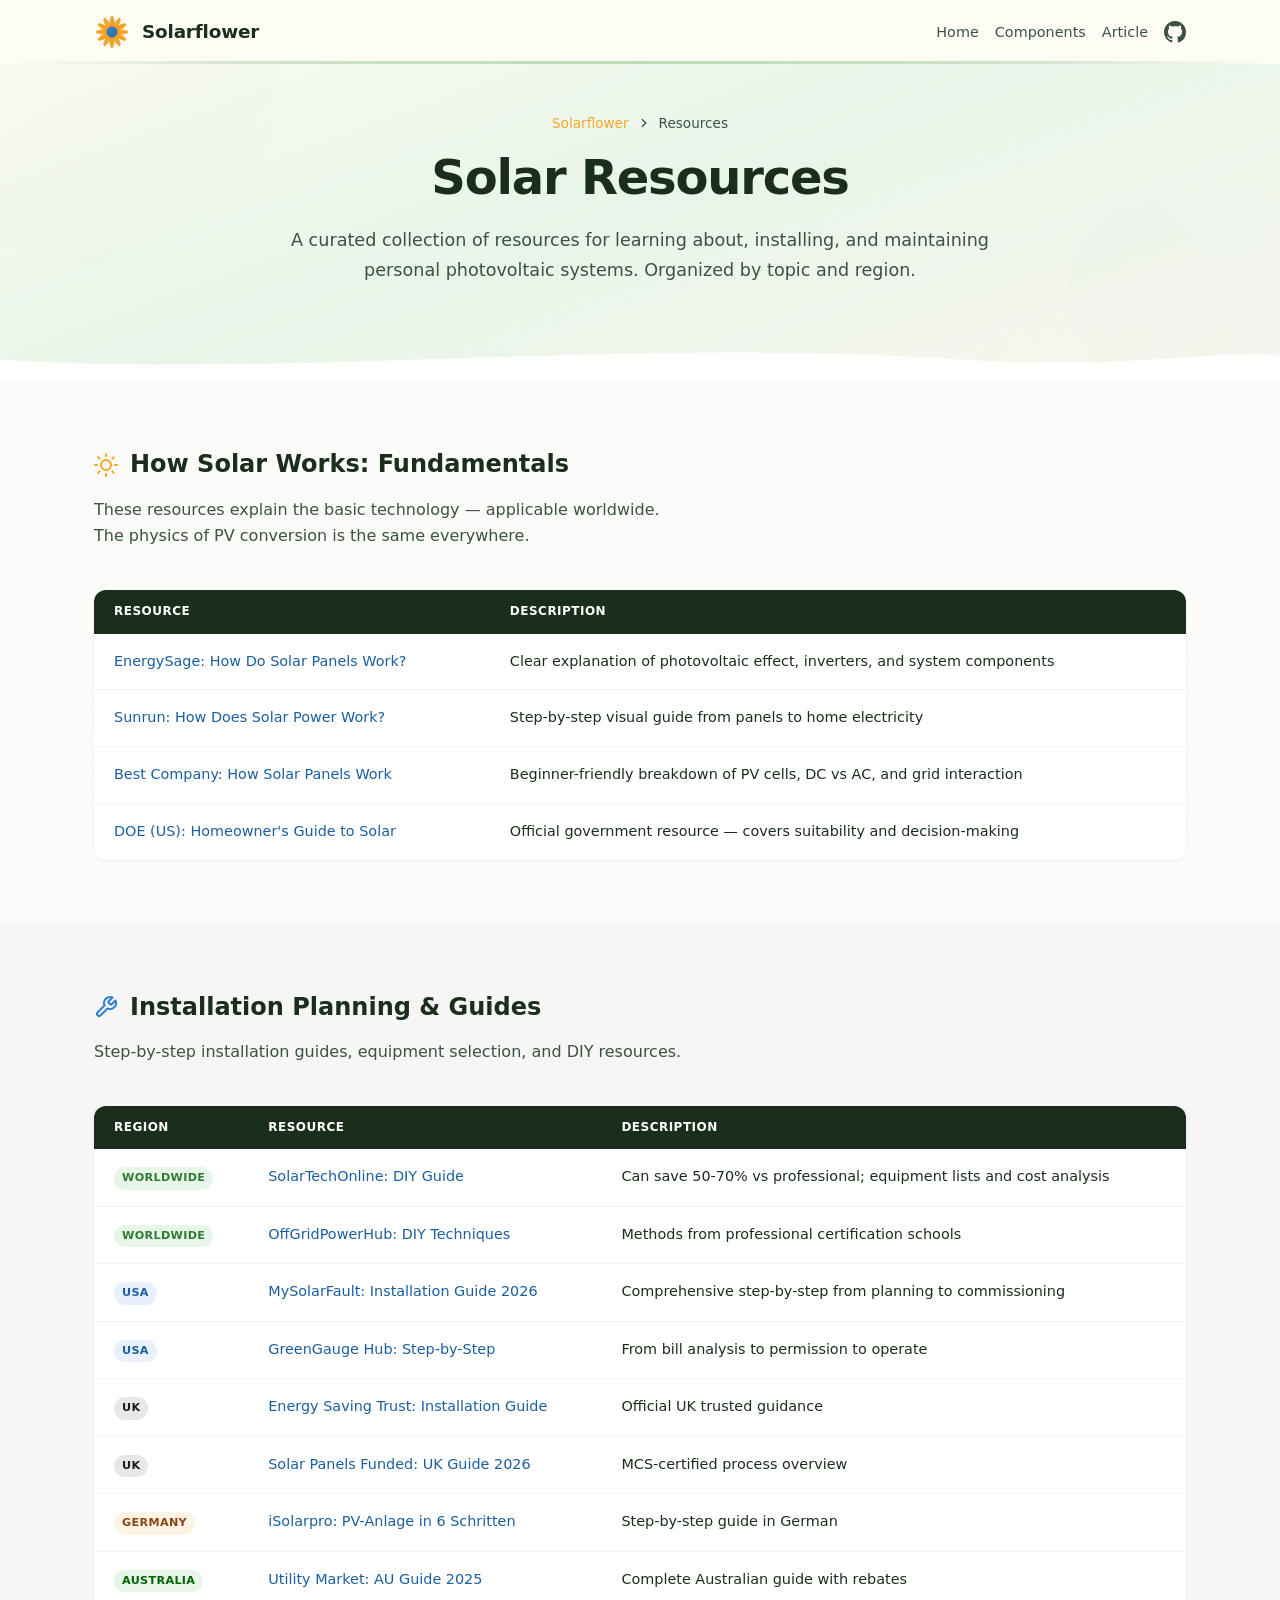
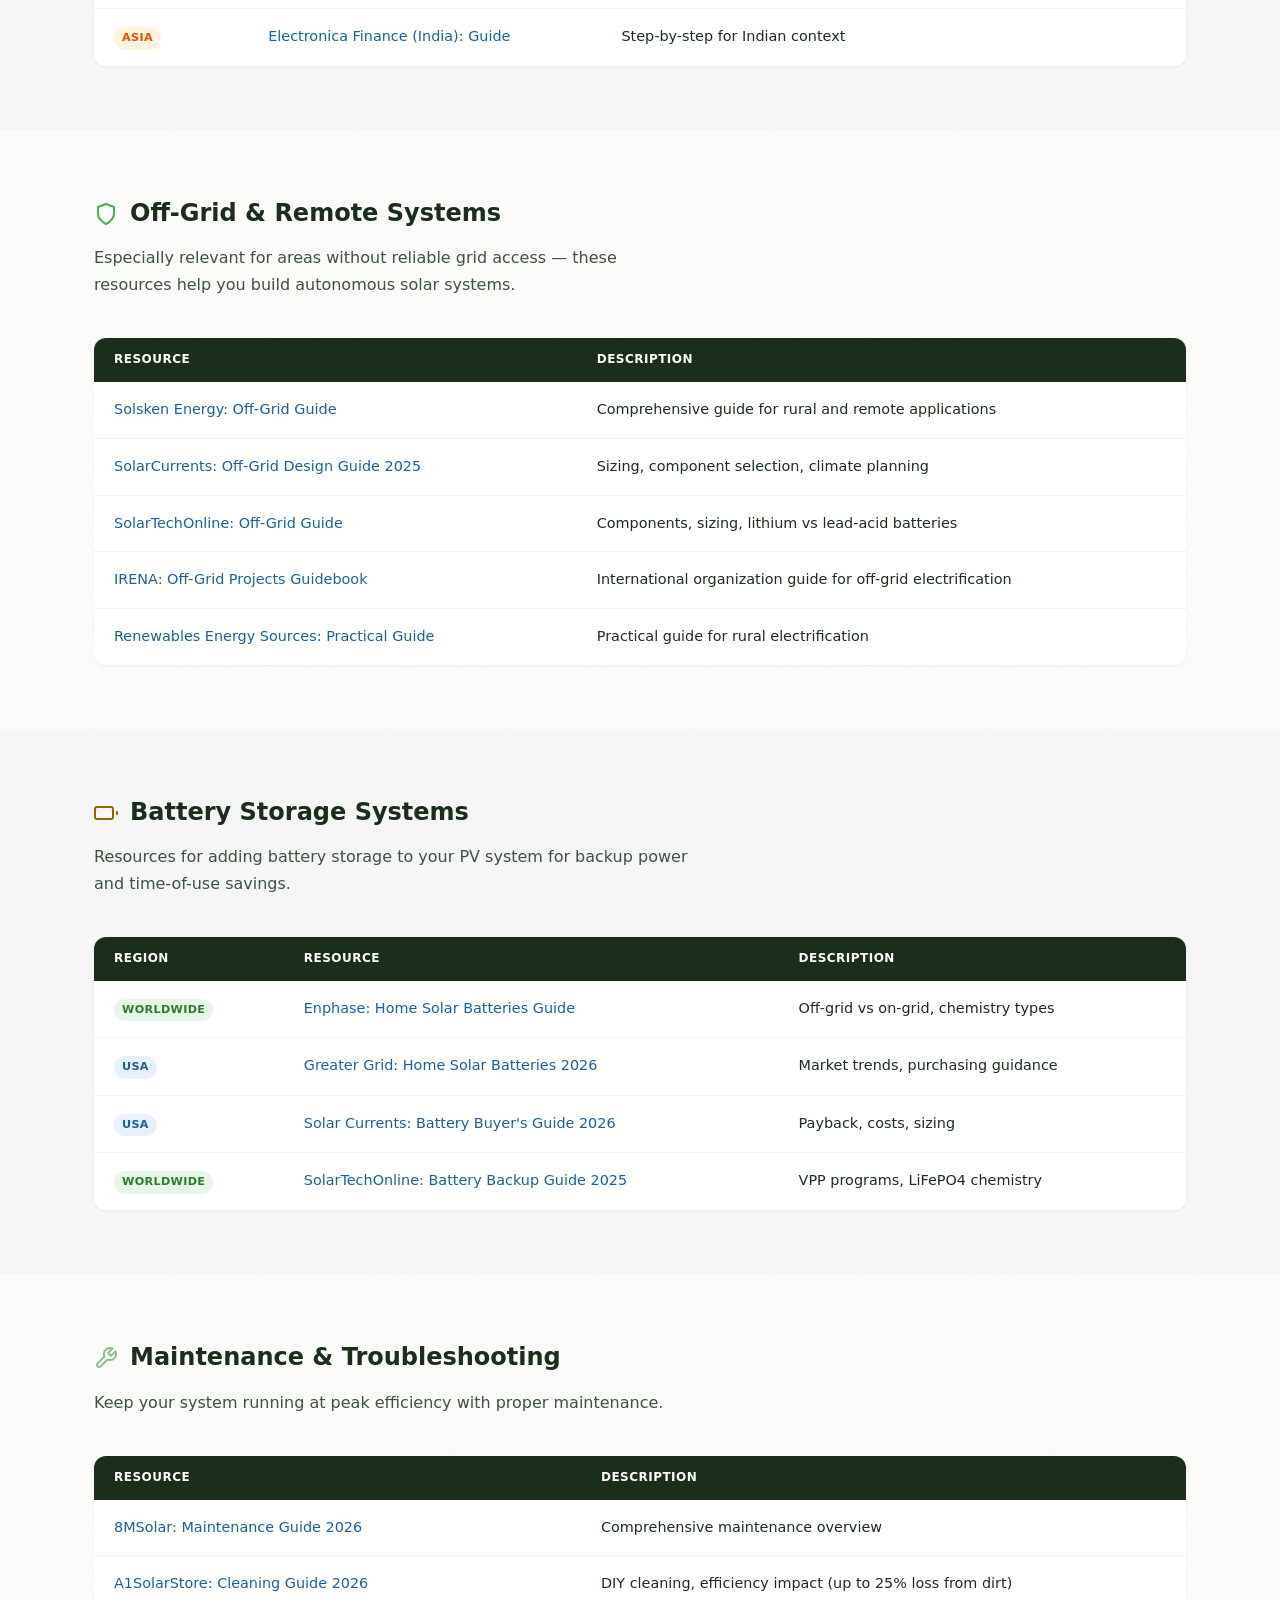
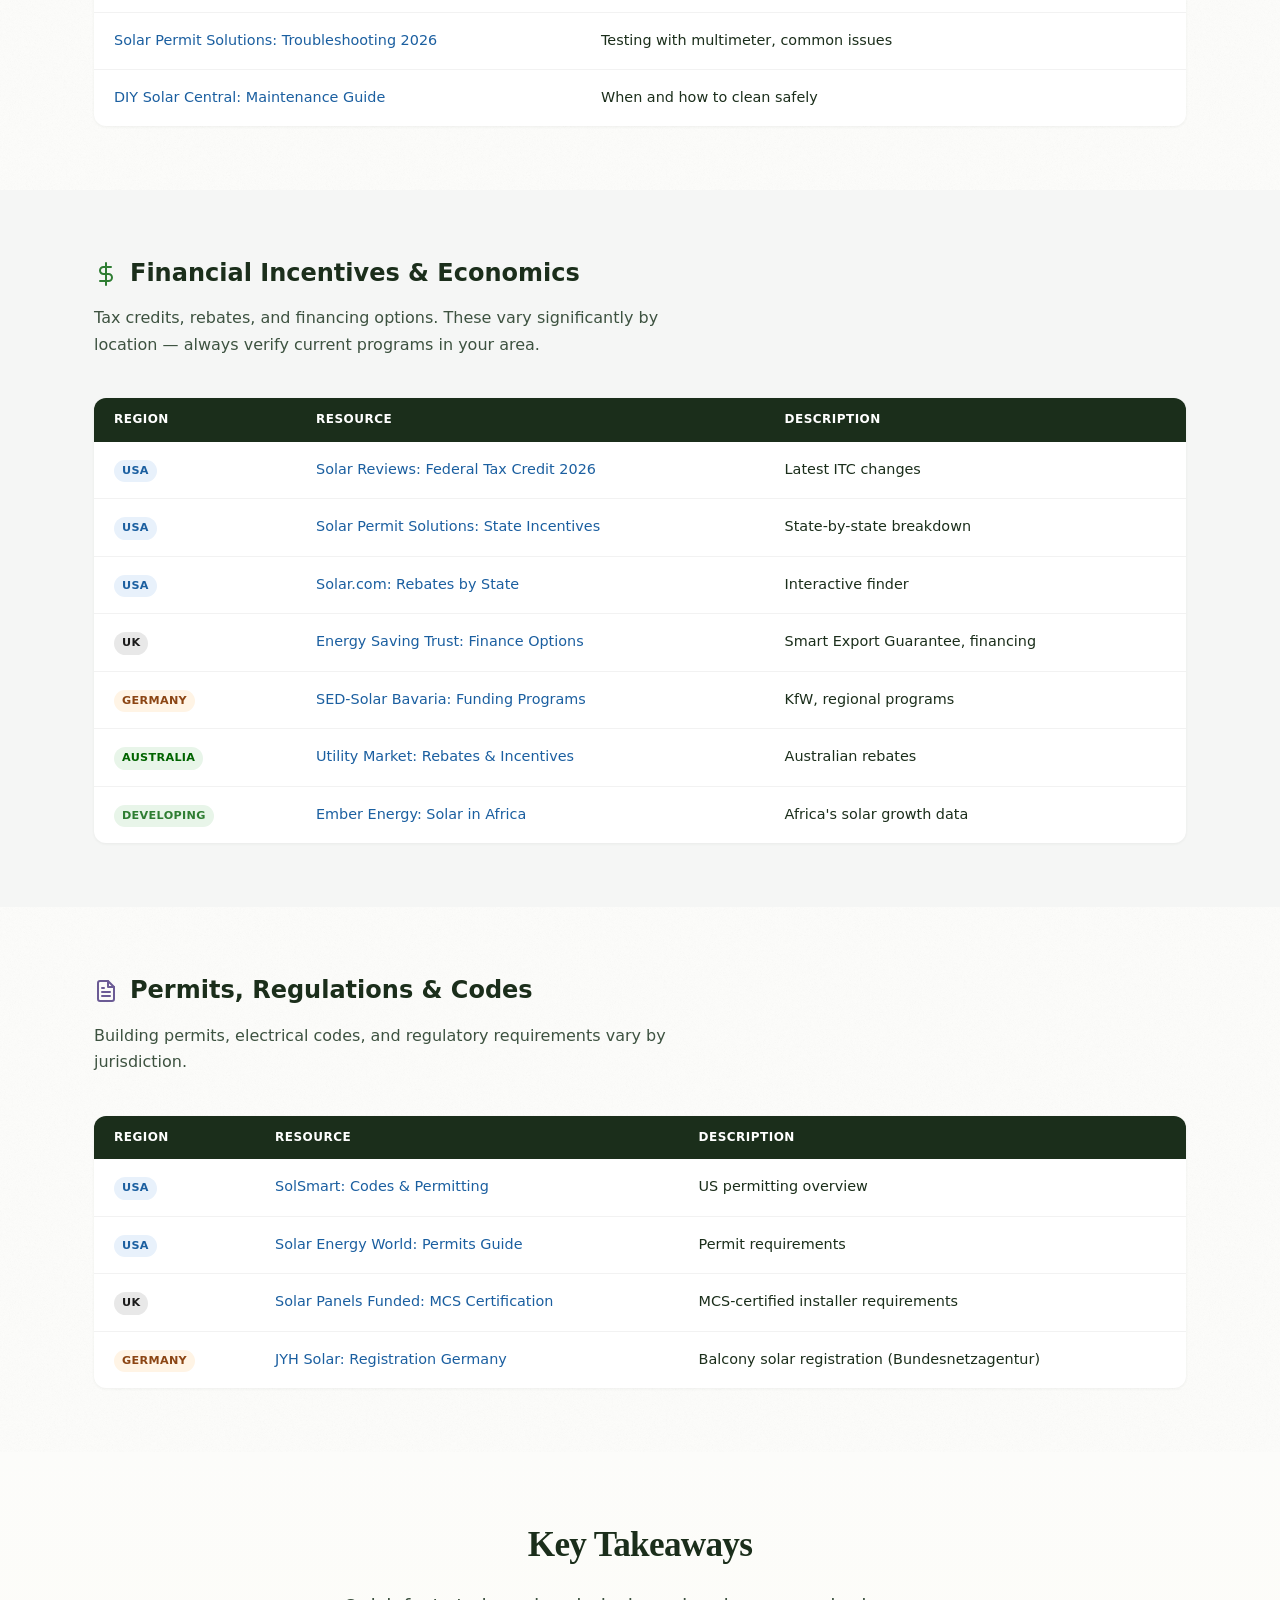
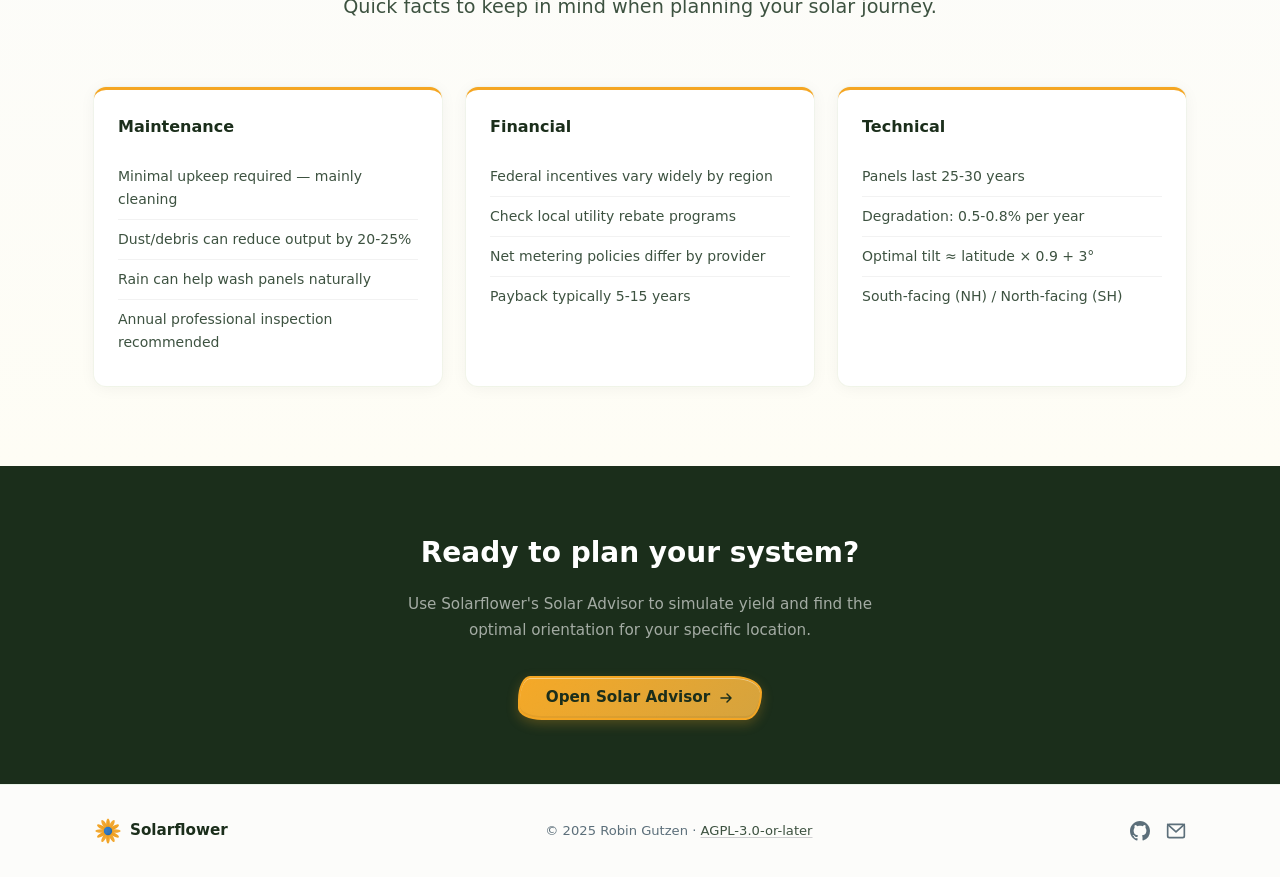
<file: website/resources.html>
<!-- SPDX-FileCopyrightText: 2025 Robin Gutzen <robin.gutzen@outlook.com> -->
<!-- SPDX-License-Identifier: AGPL-3.0-or-later -->
<!DOCTYPE html>
<html lang="en">
<head>
  <meta charset="UTF-8">
  <meta name="viewport" content="width=device-width, initial-scale=1.0">
  <title>Solar Resources — Learn, Install & Maintain PV Systems | Solarflower</title>
  <meta name="description" content="Curated resources for learning about, installing, and maintaining personal photovoltaic systems — organized by topic and region.">
  <meta name="author" content="Robin Gutzen">
  <meta name="theme-color" content="#F5A623">

  <link rel="canonical" href="https://robingutzen.com/solarflower/resources.html">

  <!-- Open Graph -->
  <meta property="og:title" content="Solar Resources — Solarflower">
  <meta property="og:description" content="Curated resources for learning about, installing, and maintaining personal photovoltaic systems.">
  <meta property="og:type" content="website">
  <meta property="og:url" content="https://robingutzen.com/solarflower/resources.html">
  <meta property="og:image" content="https://robingutzen.com/solarflower/assets/logo.png">
  <meta property="og:image:alt" content="Solarflower logo — sunflower and solar panel hybrid icon">
  <meta property="og:site_name" content="Solarflower">

  <!-- Twitter Card -->
  <meta name="twitter:card" content="summary">
  <meta name="twitter:title" content="Solar Resources — Learn, Install & Maintain PV Systems">
  <meta name="twitter:description" content="Curated resources for learning about, installing, and maintaining personal photovoltaic systems.">
  <meta name="twitter:image" content="https://robingutzen.com/solarflower/assets/logo.png">
  <meta name="twitter:image:alt" content="Solarflower logo — sunflower and solar panel hybrid icon">

  <link rel="icon" href="assets/logo.svg" type="image/svg+xml">
  <link rel="icon" href="assets/logo.png" type="image/png">
  <link rel="stylesheet" href="styles.css">

  <!-- Structured Data -->
  <script type="application/ld+json">
  {
    "@context": "https://schema.org",
    "@type": "WebPage",
    "name": "Solar Resources",
    "description": "Curated resources for learning about, installing, and maintaining personal photovoltaic systems.",
    "url": "https://robingutzen.com/solarflower/resources.html",
    "isPartOf": {
      "@type": "WebSite",
      "name": "Solarflower",
      "url": "https://robingutzen.com/solarflower/"
    }
  }
  </script>

  <style>
    /* ---- Page-specific styles ---- */
    .resources-hero {
      padding: calc(64px + var(--sp-12)) 0 var(--sp-16);
      background: linear-gradient(160deg, var(--bg-warm) 0%, #E8F5E9 50%, #F0D09015 100%);
      position: relative;
      overflow: hidden;
    }

    .resources-hero__blob {
      position: absolute;
      pointer-events: none;
    }
    .resources-hero__blob--1 {
      width: 400px; height: 400px;
      top: -100px; left: -100px;
      opacity: 0.5;
      animation: blobFloat 25s ease-in-out infinite;
    }
    .resources-hero__blob--2 {
      width: 300px; height: 300px;
      bottom: -60px; right: -60px;
      opacity: 0.4;
      animation: blobFloat 20s ease-in-out infinite reverse;
    }

    .resources-hero__inner {
      position: relative;
      text-align: center;
      max-width: 700px;
      margin: 0 auto;
    }

    .resources-hero__breadcrumb {
      font-size: 0.85rem;
      color: var(--ink-light);
      margin-bottom: var(--sp-4);
      display: flex;
      align-items: center;
      justify-content: center;
      gap: var(--sp-2);
    }
    .resources-hero__breadcrumb a { color: var(--amber); font-weight: 500; }
    .resources-hero__breadcrumb a:hover { text-decoration: underline; }

    .resources-hero__title {
      font-size: clamp(2rem, 4.5vw, 3rem);
      font-weight: 800;
      line-height: 1.15;
      letter-spacing: -0.025em;
      color: var(--ink);
      margin-bottom: var(--sp-5);
    }

    .resources-hero__subtitle {
      font-size: 1.1rem;
      color: var(--ink-light);
      line-height: 1.7;
      margin-bottom: var(--sp-8);
    }

    .resources-hero__wave {
      position: absolute;
      bottom: -1px; left: 0; right: 0; line-height: 0;
    }
    .resources-hero__wave svg { width: 100%; height: 60px; }

    /* ---- Resource sections ---- */
    .resource-section {
      padding: var(--sp-16) 0;
    }
    .resource-section:nth-child(even) {
      background: var(--grey-light);
    }

    .resource-section__header {
      margin-bottom: var(--sp-10);
    }

    .resource-section__title {
      font-size: 1.5rem;
      font-weight: 700;
      color: var(--ink);
      margin-bottom: var(--sp-3);
      display: flex;
      align-items: center;
      gap: var(--sp-3);
    }

    .resource-section__title svg {
      flex-shrink: 0;
    }

    .resource-section__desc {
      font-size: 1rem;
      color: var(--ink-light);
      max-width: 600px;
    }

    .resource-table-wrap {
      overflow-x: auto;
      border-radius: var(--radius-md);
      box-shadow: var(--shadow-sm);
      background: #fff;
    }

    .resource-table {
      width: 100%;
      border-collapse: collapse;
      font-size: 0.9rem;
    }

    .resource-table thead th {
      background: var(--ink);
      color: #fff;
      padding: var(--sp-3) var(--sp-5);
      font-weight: 600;
      text-align: left;
      font-size: 0.75rem;
      letter-spacing: 0.04em;
      text-transform: uppercase;
      white-space: nowrap;
    }

    .resource-table tbody tr {
      border-bottom: 1px solid rgba(0,0,0,0.05);
      transition: background var(--duration) var(--ease);
    }

    .resource-table tbody tr:last-child { border-bottom: none; }
    .resource-table tbody tr:hover { background: var(--amber-light); }

    .resource-table tbody td {
      padding: var(--sp-4) var(--sp-5);
      color: var(--ink);
      vertical-align: top;
    }

    .resource-table tbody td:first-child {
      font-weight: 600;
      white-space: nowrap;
    }

    .resource-table a {
      color: var(--blue-dark);
      font-weight: 500;
      transition: color var(--duration) var(--ease);
    }

    .resource-table a:hover {
      color: var(--amber);
    }

    .resource-table code {
      font-family: var(--font-mono);
      font-size: 0.75rem;
      background: var(--grey-light);
      padding: 2px 6px;
      border-radius: 4px;
    }

    .region-tag {
      display: inline-block;
      font-size: 0.7rem;
      font-weight: 600;
      padding: 2px 8px;
      border-radius: 99px;
      text-transform: uppercase;
      letter-spacing: 0.03em;
      white-space: nowrap;
    }

    .region-tag--worldwide { background: var(--green-light); color: var(--green-dark); }
    .region-tag--us { background: var(--blue-light); color: var(--blue-dark); }
    .region-tag--uk { background: #E8E8E8; color: #1a1a1a; }
    .region-tag--germany { background: #FFF4E5; color: #8B4513; }
    .region-tag--australia { background: #E8F5E9; color: #006400; }
    .region-tag--asia { background: #FFF3E0; color: #E65100; }
    .region-tag--africa { background: #FFF8E1; color: #FF8F00; }
    .region-tag--offgrid { background: var(--amber-light); color: var(--amber-dark); }

    /* ---- Quick reference ---- */
    .quick-ref {
      padding: var(--sp-16) 0 var(--sp-20);
      background: linear-gradient(180deg, var(--bg) 0%, var(--bg-warm) 100%);
    }

    .quick-ref__grid {
      display: grid;
      grid-template-columns: repeat(3, 1fr);
      gap: var(--sp-6);
      margin-top: var(--sp-10);
    }

    .quick-ref__card {
      padding: var(--sp-6);
      background: #fff;
      border-radius: var(--radius-md);
      box-shadow: var(--shadow-card);
      border-top: 3px solid var(--amber);
    }

    .quick-ref__card h3 {
      font-size: 1rem;
      font-weight: 700;
      color: var(--ink);
      margin-bottom: var(--sp-4);
    }

    .quick-ref__card ul {
      list-style: none;
    }

    .quick-ref__card li {
      font-size: 0.875rem;
      color: var(--ink-light);
      padding: var(--sp-2) 0;
      border-bottom: 1px solid rgba(0,0,0,0.05);
    }

    .quick-ref__card li:last-child {
      border-bottom: none;
    }

    /* ---- CTA ---- */
    .resources-cta {
      padding: var(--sp-16) 0;
      background: var(--ink);
      text-align: center;
    }

    .resources-cta h2 {
      font-size: 1.75rem;
      font-weight: 800;
      color: #fff;
      margin-bottom: var(--sp-4);
    }

    .resources-cta p {
      color: rgba(255,255,255,0.6);
      font-size: 0.95rem;
      max-width: 500px;
      margin: 0 auto var(--sp-8);
      line-height: 1.7;
    }

    /* ---- Responsive ---- */
    @media (max-width: 960px) {
      .quick-ref__grid { grid-template-columns: 1fr 1fr; }
    }
    @media (max-width: 600px) {
      .quick-ref__grid { grid-template-columns: 1fr; }
    }
  </style>
</head>
<body>

  <!-- ================================================================== -->
  <!-- NAVIGATION                                                         -->
  <!-- ================================================================== -->
  <nav class="nav" aria-label="Main navigation">
    <div class="nav__inner container">
      <a href="index.html" class="nav__brand" aria-label="Solarflower home">
        <img src="assets/logo.svg" alt="" width="36" height="36" class="nav__logo">
        <span class="nav__wordmark">Solarflower</span>
      </a>
      <ul class="nav__links" role="list">
        <li><a href="index.html">Home</a></li>
        <li><a href="index.html#components">Components</a></li>
        <li><a href="article.html">Article</a></li>
        <li><a href="https://github.com/rgutzen/solarflower" target="_blank" rel="noopener noreferrer" class="nav__github" aria-label="View on GitHub">
          <svg width="22" height="22" viewBox="0 0 24 24" fill="currentColor" aria-hidden="true"><path d="M12 0C5.37 0 0 5.37 0 12c0 5.31 3.435 9.795 8.205 11.385.6.105.825-.255.825-.57 0-.285-.015-1.23-.015-2.235-3.015.555-3.795-.735-4.035-1.41-.135-.345-.72-1.41-1.23-1.695-.42-.225-1.02-.78-.015-.795.945-.015 1.62.87 1.845 1.23 1.08 1.815 2.805 1.305 3.495.99.105-.78.42-1.305.765-1.605-2.67-.3-5.46-1.335-5.46-5.925 0-1.305.465-2.385 1.23-3.225-.12-.3-.54-1.53.12-3.18 0 0 1.005-.315 3.3 1.23.96-.27 1.98-.405 3-.405s2.04.135 3 .405c2.295-1.56 3.3-1.23 3.3-1.23.66 1.65.24 2.88.12 3.18.765.84 1.23 1.905 1.23 3.225 0 4.605-2.805 5.625-5.475 5.925.435.375.81 1.095.81 2.22 0 1.605-.015 2.895-.015 3.3 0 .315.225.69.825.57A12.02 12.02 0 0 0 24 12c0-6.63-5.37-12-12-12z"/></svg>
        </a></li>
      </ul>
    </div>
  </nav>

  <!-- ================================================================== -->
  <!-- HERO                                                               -->
  <!-- ================================================================== -->
  <header class="resources-hero">
    <svg class="resources-hero__blob resources-hero__blob--1" viewBox="0 0 200 200" xmlns="http://www.w3.org/2000/svg" aria-hidden="true">
      <path d="M44.7,-76.4C58.8,-69.2,71.8,-58.1,79.6,-44.2C87.4,-30.3,90,-13.6,88.2,2.4C86.4,18.4,80.2,33.6,70.3,45.7C60.4,57.8,46.8,66.7,32.4,73.5C18,80.3,2.8,85,-12.6,83.9C-28,82.8,-43.6,75.9,-56.2,65.3C-68.8,54.7,-78.4,40.4,-83.4,24.5C-88.4,8.6,-88.8,-8.9,-83.5,-24.1C-78.2,-39.3,-67.2,-52.2,-53.7,-59.7C-40.2,-67.2,-24.2,-69.3,-8.4,-73.2C7.4,-77.1,14.8,-82.8,27.4,-82.3C40,-81.8,57.8,-75,44.7,-76.4Z" transform="translate(100 100)" fill="url(#resBlob1)"/>
      <defs><linearGradient id="resBlob1" x1="0%" y1="0%" x2="100%" y2="100%"><stop offset="0%" stop-color="#F5A623" stop-opacity="0.06"/><stop offset="100%" stop-color="#66BB6A" stop-opacity="0.04"/></linearGradient></defs>
    </svg>
    <svg class="resources-hero__blob resources-hero__blob--2" viewBox="0 0 200 200" xmlns="http://www.w3.org/2000/svg" aria-hidden="true">
      <path d="M39.9,-65.7C53.4,-60.5,67.1,-52.6,74.2,-40.8C81.3,-29,81.8,-13.3,79.3,1.5C76.8,16.3,71.3,30.1,62.5,41.2C53.7,52.3,41.6,60.7,28.4,66.3C15.2,71.9,0.9,74.7,-13.4,73.3C-27.7,71.9,-42,66.3,-53.2,57C-64.4,47.7,-72.5,34.7,-77,20.2C-81.5,5.7,-82.4,-10.3,-77.4,-24C-72.4,-37.7,-61.5,-49.1,-48.5,-54.6C-35.5,-60.1,-20.5,-59.7,-6.4,-62.2C7.7,-64.7,15.4,-70,26.4,-70.9C37.4,-71.8,51.6,-68.3,39.9,-65.7Z" transform="translate(100 100)" fill="url(#resBlob2)"/>
      <defs><linearGradient id="resBlob2" x1="0%" y1="100%" x2="100%" y2="0%"><stop offset="0%" stop-color="#4CAF50" stop-opacity="0.05"/><stop offset="100%" stop-color="#2D7DD2" stop-opacity="0.03"/></linearGradient></defs>
    </svg>

    <div class="container">
      <div class="resources-hero__inner">
        <p class="resources-hero__breadcrumb">
          <a href="index.html">Solarflower</a>
          <svg width="14" height="14" viewBox="0 0 16 16" fill="none" aria-hidden="true"><path d="M6 4l4 4-4 4" stroke="currentColor" stroke-width="1.5" stroke-linecap="round"/></svg>
          Resources
        </p>
        <h1 class="resources-hero__title">Solar Resources</h1>
        <p class="resources-hero__subtitle">
          A curated collection of resources for learning about, installing, and maintaining personal photovoltaic systems. Organized by topic and region.
        </p>
      </div>
    </div>

    <div class="resources-hero__wave" aria-hidden="true">
      <svg viewBox="0 0 1440 80" preserveAspectRatio="none" xmlns="http://www.w3.org/2000/svg">
        <path d="M0,50 C320,75 720,20 1080,50 C1260,65 1380,35 1440,45 L1440,80 L0,80 Z" fill="#ffffff"/>
      </svg>
    </div>
  </header>

  <!-- ================================================================== -->
  <!-- HOW SOLAR WORKS                                                    -->
  <!-- ================================================================== -->
  <main>
    <section class="resource-section" aria-labelledby="fundamentals-heading">
      <div class="container">
        <div class="resource-section__header">
          <h2 class="resource-section__title" id="fundamentals-heading">
            <svg width="24" height="24" viewBox="0 0 24 24" fill="none" stroke="var(--amber)" stroke-width="2" stroke-linecap="round" stroke-linejoin="round"><circle cx="12" cy="12" r="5"/><line x1="12" y1="1" x2="12" y2="3"/><line x1="12" y1="21" x2="12" y2="23"/><line x1="4.22" y1="4.22" x2="5.64" y2="5.64"/><line x1="18.36" y1="18.36" x2="19.78" y2="19.78"/><line x1="1" y1="12" x2="3" y2="12"/><line x1="21" y1="12" x2="23" y2="12"/><line x1="4.22" y1="19.78" x2="5.64" y2="18.36"/><line x1="18.36" y1="5.64" x2="19.78" y2="4.22"/></svg>
            How Solar Works: Fundamentals
          </h2>
          <p class="resource-section__desc">These resources explain the basic technology — applicable worldwide. The physics of PV conversion is the same everywhere.</p>
        </div>

        <div class="resource-table-wrap">
          <table class="resource-table">
            <thead>
              <tr>
                <th>Resource</th>
                <th>Description</th>
              </tr>
            </thead>
            <tbody>
              <tr>
                <td><a href="https://www.energysage.com/solar/solar-panels-work/" target="_blank" rel="noopener noreferrer">EnergySage: How Do Solar Panels Work?</a></td>
                <td>Clear explanation of photovoltaic effect, inverters, and system components</td>
              </tr>
              <tr>
                <td><a href="https://www.sunrun.com/go-solar-center/solar-articles/how-does-home-solar-power-work" target="_blank" rel="noopener noreferrer">Sunrun: How Does Solar Power Work?</a></td>
                <td>Step-by-step visual guide from panels to home electricity</td>
              </tr>
              <tr>
                <td><a href="https://bestcompany.com/blog/solar/how-solar-panels-work" target="_blank" rel="noopener noreferrer">Best Company: How Solar Panels Work</a></td>
                <td>Beginner-friendly breakdown of PV cells, DC vs AC, and grid interaction</td>
              </tr>
              <tr>
                <td><a href="https://www.energy.gov/eere/solar/homeowners-guide-solar" target="_blank" rel="noopener noreferrer">DOE (US): Homeowner's Guide to Solar</a></td>
                <td>Official government resource — covers suitability and decision-making</td>
              </tr>
            </tbody>
          </table>
        </div>
      </div>
    </section>

    <!-- ================================================================== -->
    <!-- INSTALLATION GUIDES                                               -->
    <!-- ================================================================== -->
    <section class="resource-section" aria-labelledby="installation-heading">
      <div class="container">
        <div class="resource-section__header">
          <h2 class="resource-section__title" id="installation-heading">
            <svg width="24" height="24" viewBox="0 0 24 24" fill="none" stroke="var(--blue)" stroke-width="2" stroke-linecap="round" stroke-linejoin="round"><path d="M14.7 6.3a1 1 0 0 0 0 1.4l1.6 1.6a1 1 0 0 0 1.4 0l3.77-3.77a6 6 0 0 1-7.94 7.94l-6.91 6.91a2.12 2.12 0 0 1-3-3l6.91-6.91a6 6 0 0 1 7.94-7.94l-3.76 3.76z"/></svg>
            Installation Planning & Guides
          </h2>
          <p class="resource-section__desc">Step-by-step installation guides, equipment selection, and DIY resources.</p>
        </div>

        <div class="resource-table-wrap">
          <table class="resource-table">
            <thead>
              <tr>
                <th>Region</th>
                <th>Resource</th>
                <th>Description</th>
              </tr>
            </thead>
            <tbody>
              <tr>
                <td><span class="region-tag region-tag--worldwide">Worldwide</span></td>
                <td><a href="https://solartechonline.com/blog/diy-solar-panel-system-complete-guide/" target="_blank" rel="noopener noreferrer">SolarTechOnline: DIY Guide</a></td>
                <td>Can save 50-70% vs professional; equipment lists and cost analysis</td>
              </tr>
              <tr>
                <td><span class="region-tag region-tag--worldwide">Worldwide</span></td>
                <td><a href="https://offgridpowerhub.com/off-grid-solar-installation-guide/" target="_blank" rel="noopener noreferrer">OffGridPowerHub: DIY Techniques</a></td>
                <td>Methods from professional certification schools</td>
              </tr>
              <tr>
                <td><span class="region-tag region-tag--us">USA</span></td>
                <td><a href="https://mysolarfault.com/blogs/complete-guide-solar-panel-installation-beginners" target="_blank" rel="noopener noreferrer">MySolarFault: Installation Guide 2026</a></td>
                <td>Comprehensive step-by-step from planning to commissioning</td>
              </tr>
              <tr>
                <td><span class="region-tag region-tag--us">USA</span></td>
                <td><a href="https://greengaugehub.com/solar-panel-installation-process-step-by-step-guide/" target="_blank" rel="noopener noreferrer">GreenGauge Hub: Step-by-Step</a></td>
                <td>From bill analysis to permission to operate</td>
              </tr>
              <tr>
                <td><span class="region-tag region-tag--uk">UK</span></td>
                <td><a href="https://energysavingtrust.org.uk/solar-panel-installation/" target="_blank" rel="noopener noreferrer">Energy Saving Trust: Installation Guide</a></td>
                <td>Official UK trusted guidance</td>
              </tr>
              <tr>
                <td><span class="region-tag region-tag--uk">UK</span></td>
                <td><a href="https://solarpanelsfunded.co.uk/solar-panel-installation-in-the-uk/" target="_blank" rel="noopener noreferrer">Solar Panels Funded: UK Guide 2026</a></td>
                <td>MCS-certified process overview</td>
              </tr>
              <tr>
                <td><span class="region-tag region-tag--germany">Germany</span></td>
                <td><a href="https://isolarpro.de/blogs/ratgeber/pv-anlage-2025-in-6-schritten" target="_blank" rel="noopener noreferrer">iSolarpro: PV-Anlage in 6 Schritten</a></td>
                <td>Step-by-step guide in German</td>
              </tr>
              <tr>
                <td><span class="region-tag region-tag--australia">Australia</span></td>
                <td><a href="https://utilitymarket.com.au/the-practical-2025-guide-to-solar-panel-installation-in-australia/" target="_blank" rel="noopener noreferrer">Utility Market: AU Guide 2025</a></td>
                <td>Complete Australian guide with rebates</td>
              </tr>
              <tr>
                <td><span class="region-tag region-tag--asia">Asia</span></td>
                <td><a href="https://www.electronicafinance.com/blog/solar-panel-installation-process-a-step-by-step-guide-2025/" target="_blank" rel="noopener noreferrer">Electronica Finance (India): Guide</a></td>
                <td>Step-by-step for Indian context</td>
              </tr>
            </tbody>
          </table>
        </div>
      </div>
    </section>

    <!-- ================================================================== -->
    <!-- OFF-GRID & REMOTE SYSTEMS                                          -->
    <!-- ================================================================== -->
    <section class="resource-section" aria-labelledby="offgrid-heading">
      <div class="container">
        <div class="resource-section__header">
          <h2 class="resource-section__title" id="offgrid-heading">
            <svg width="24" height="24" viewBox="0 0 24 24" fill="none" stroke="var(--green)" stroke-width="2" stroke-linecap="round" stroke-linejoin="round"><path d="M12 22s8-4 8-10V5l-8-3-8 3v7c0 6 8 10 8 10z"/></svg>
            Off-Grid & Remote Systems
          </h2>
          <p class="resource-section__desc">Especially relevant for areas without reliable grid access — these resources help you build autonomous solar systems.</p>
        </div>

        <div class="resource-table-wrap">
          <table class="resource-table">
            <thead>
              <tr>
                <th>Resource</th>
                <th>Description</th>
              </tr>
            </thead>
            <tbody>
              <tr>
                <td><a href="https://solskenenergy.com/guide-to-off-grid-solar-systems-for-rural-remote-use/" target="_blank" rel="noopener noreferrer">Solsken Energy: Off-Grid Guide</a></td>
                <td>Comprehensive guide for rural and remote applications</td>
              </tr>
              <tr>
                <td><a href="https://www.solarcurrents.co/off-grid-solar-system-design/" target="_blank" rel="noopener noreferrer">SolarCurrents: Off-Grid Design Guide 2025</a></td>
                <td>Sizing, component selection, climate planning</td>
              </tr>
              <tr>
                <td><a href="https://solartechonline.com/blog/off-grid-solar-system-complete-guide/" target="_blank" rel="noopener noreferrer">SolarTechOnline: Off-Grid Guide</a></td>
                <td>Components, sizing, lithium vs lead-acid batteries</td>
              </tr>
              <tr>
                <td><a href="https://www.irena.org/Publications/2023/Nov/Renewable-energy-for-remote-communities-A-guidebook-for-off-grid-projects" target="_blank" rel="noopener noreferrer">IRENA: Off-Grid Projects Guidebook</a></td>
                <td>International organization guide for off-grid electrification</td>
              </tr>
              <tr>
                <td><a href="https://renewablesenergysources.com/off-grid-renewable-energy-solutions-for-remote-communities-a-complete-practical-guide/" target="_blank" rel="noopener noreferrer">Renewables Energy Sources: Practical Guide</a></td>
                <td>Practical guide for rural electrification</td>
              </tr>
            </tbody>
          </table>
        </div>
      </div>
    </section>

    <!-- ================================================================== -->
    <!-- BATTERY STORAGE                                                    -->
    <!-- ================================================================== -->
    <section class="resource-section" aria-labelledby="battery-heading">
      <div class="container">
        <div class="resource-section__header">
          <h2 class="resource-section__title" id="battery-heading">
            <svg width="24" height="24" viewBox="0 0 24 24" fill="none" stroke="var(--amber-dark)" stroke-width="2" stroke-linecap="round" stroke-linejoin="round"><rect x="1" y="6" width="18" height="12" rx="2" ry="2"/><line x1="23" y1="13" x2="23" y2="11"/></svg>
            Battery Storage Systems
          </h2>
          <p class="resource-section__desc">Resources for adding battery storage to your PV system for backup power and time-of-use savings.</p>
        </div>

        <div class="resource-table-wrap">
          <table class="resource-table">
            <thead>
              <tr>
                <th>Region</th>
                <th>Resource</th>
                <th>Description</th>
              </tr>
            </thead>
            <tbody>
              <tr>
                <td><span class="region-tag region-tag--worldwide">Worldwide</span></td>
                <td><a href="https://enphase.com/blog/homeowners/essential-guide-home-solar-batteries" target="_blank" rel="noopener noreferrer">Enphase: Home Solar Batteries Guide</a></td>
                <td>Off-grid vs on-grid, chemistry types</td>
              </tr>
              <tr>
                <td><span class="region-tag region-tag--us">USA</span></td>
                <td><a href="https://greatergrid.com/learn/the-ultimate-guide-to-buying-a-home-solar-battery-system-in-2026" target="_blank" rel="noopener noreferrer">Greater Grid: Home Solar Batteries 2026</a></td>
                <td>Market trends, purchasing guidance</td>
              </tr>
              <tr>
                <td><span class="region-tag region-tag--us">USA</span></td>
                <td><a href="https://www.solarcurrents.co/solar-battery-buyers-guide/" target="_blank" rel="noopener noreferrer">Solar Currents: Battery Buyer's Guide 2026</a></td>
                <td>Payback, costs, sizing</td>
              </tr>
              <tr>
                <td><span class="region-tag region-tag--worldwide">Worldwide</span></td>
                <td><a href="https://solartechonline.com/blog/solar-battery-backup-system-guide/" target="_blank" rel="noopener noreferrer">SolarTechOnline: Battery Backup Guide 2025</a></td>
                <td>VPP programs, LiFePO4 chemistry</td>
              </tr>
            </tbody>
          </table>
        </div>
      </div>
    </section>

    <!-- ================================================================== -->
    <!-- MAINTENANCE & TROUBLESHOOTING                                      -->
    <!-- ================================================================== -->
    <section class="resource-section" aria-labelledby="maintenance-heading">
      <div class="container">
        <div class="resource-section__header">
          <h2 class="resource-section__title" id="maintenance-heading">
            <svg width="24" height="24" viewBox="0 0 24 24" fill="none" stroke="var(--sage)" stroke-width="2" stroke-linecap="round" stroke-linejoin="round"><path d="M14.7 6.3a1 1 0 0 0 0 1.4l1.6 1.6a1 1 0 0 0 1.4 0l3.77-3.77a6 6 0 0 1-7.94 7.94l-6.91 6.91a2.12 2.12 0 0 1-3-3l6.91-6.91a6 6 0 0 1 7.94-7.94l-3.76 3.76z"/></svg>
            Maintenance & Troubleshooting
          </h2>
          <p class="resource-section__desc">Keep your system running at peak efficiency with proper maintenance.</p>
        </div>

        <div class="resource-table-wrap">
          <table class="resource-table">
            <thead>
              <tr>
                <th>Resource</th>
                <th>Description</th>
              </tr>
            </thead>
            <tbody>
              <tr>
                <td><a href="https://8msolar.com/guide-to-solar-panel-maintenance/" target="_blank" rel="noopener noreferrer">8MSolar: Maintenance Guide 2026</a></td>
                <td>Comprehensive maintenance overview</td>
              </tr>
              <tr>
                <td><a href="https://a1solarstore.com/blog/how-to-clean-solar-panels-properly-complete-guide.html" target="_blank" rel="noopener noreferrer">A1SolarStore: Cleaning Guide 2026</a></td>
                <td>DIY cleaning, efficiency impact (up to 25% loss from dirt)</td>
              </tr>
              <tr>
                <td><a href="https://www.solarpermitsolutions.com/blog/solar-panel-not-working-causes-and-fixes" target="_blank" rel="noopener noreferrer">Solar Permit Solutions: Troubleshooting 2026</a></td>
                <td>Testing with multimeter, common issues</td>
              </tr>
              <tr>
                <td><a href="https://diysolarcentral.com/solar-panel-maintenance-guide/" target="_blank" rel="noopener noreferrer">DIY Solar Central: Maintenance Guide</a></td>
                <td>When and how to clean safely</td>
              </tr>
            </tbody>
          </table>
        </div>
      </div>
    </section>

    <!-- ================================================================== -->
    <!-- FINANCIAL INCENTIVES                                               -->
    <!-- ================================================================== -->
    <section class="resource-section" aria-labelledby="incentives-heading">
      <div class="container">
        <div class="resource-section__header">
          <h2 class="resource-section__title" id="incentives-heading">
            <svg width="24" height="24" viewBox="0 0 24 24" fill="none" stroke="var(--green-dark)" stroke-width="2" stroke-linecap="round" stroke-linejoin="round"><line x1="12" y1="1" x2="12" y2="23"/><path d="M17 5H9.5a3.5 3.5 0 0 0 0 7h5a3.5 3.5 0 0 1 0 7H6"/></svg>
            Financial Incentives & Economics
          </h2>
          <p class="resource-section__desc">Tax credits, rebates, and financing options. These vary significantly by location — always verify current programs in your area.</p>
        </div>

        <div class="resource-table-wrap">
          <table class="resource-table">
            <thead>
              <tr>
                <th>Region</th>
                <th>Resource</th>
                <th>Description</th>
              </tr>
            </thead>
            <tbody>
              <tr>
                <td><span class="region-tag region-tag--us">USA</span></td>
                <td><a href="https://www.solarreviews.com/blog/federal-solar-tax-credit" target="_blank" rel="noopener noreferrer">Solar Reviews: Federal Tax Credit 2026</a></td>
                <td>Latest ITC changes</td>
              </tr>
              <tr>
                <td><span class="region-tag region-tag--us">USA</span></td>
                <td><a href="https://www.solarpermitsolutions.com/blog/solar-incentives-by-state-2026" target="_blank" rel="noopener noreferrer">Solar Permit Solutions: State Incentives</a></td>
                <td>State-by-state breakdown</td>
              </tr>
              <tr>
                <td><span class="region-tag region-tag--us">USA</span></td>
                <td><a href="https://www.solar.com/learn/solar-rebates-by-state/" target="_blank" rel="noopener noreferrer">Solar.com: Rebates by State</a></td>
                <td>Interactive finder</td>
              </tr>
              <tr>
                <td><span class="region-tag region-tag--uk">UK</span></td>
                <td><a href="https://energysavingtrust.org.uk/solar-panel-installation/" target="_blank" rel="noopener noreferrer">Energy Saving Trust: Finance Options</a></td>
                <td>Smart Export Guarantee, financing</td>
              </tr>
              <tr>
                <td><span class="region-tag region-tag--germany">Germany</span></td>
                <td><a href="https://solar-sed.de/en/photovoltaic-system-in-bavaria/" target="_blank" rel="noopener noreferrer">SED-Solar Bavaria: Funding Programs</a></td>
                <td>KfW, regional programs</td>
              </tr>
              <tr>
                <td><span class="region-tag region-tag--australia">Australia</span></td>
                <td><a href="https://utilitymarket.com.au/the-practical-2025-guide-to-solar-panel-installation-in-australia/" target="_blank" rel="noopener noreferrer">Utility Market: Rebates & Incentives</a></td>
                <td>Australian rebates</td>
              </tr>
              <tr>
                <td><span class="region-tag region-tag--worldwide">Developing</span></td>
                <td><a href="https://ember-energy.org/latest-insights/the-first-evidence-of-a-take-off-in-solar-in-africa/" target="_blank" rel="noopener noreferrer">Ember Energy: Solar in Africa</a></td>
                <td>Africa's solar growth data</td>
              </tr>
            </tbody>
          </table>
        </div>
      </div>
    </section>

    <!-- ================================================================== -->
    <!-- PERMITS & REGULATIONS                                              -->
    <!-- ================================================================== -->
    <section class="resource-section" aria-labelledby="permits-heading">
      <div class="container">
        <div class="resource-section__header">
          <h2 class="resource-section__title" id="permits-heading">
            <svg width="24" height="24" viewBox="0 0 24 24" fill="none" stroke="var(--dusk)" stroke-width="2" stroke-linecap="round" stroke-linejoin="round"><path d="M14 2H6a2 2 0 0 0-2 2v16a2 2 0 0 0 2 2h12a2 2 0 0 0 2-2V8z"/><polyline points="14 2 14 8 20 8"/><line x1="16" y1="13" x2="8" y2="13"/><line x1="16" y1="17" x2="8" y2="17"/><polyline points="10 9 9 9 8 9"/></svg>
            Permits, Regulations & Codes
          </h2>
          <p class="resource-section__desc">Building permits, electrical codes, and regulatory requirements vary by jurisdiction.</p>
        </div>

        <div class="resource-table-wrap">
          <table class="resource-table">
            <thead>
              <tr>
                <th>Region</th>
                <th>Resource</th>
                <th>Description</th>
              </tr>
            </thead>
            <tbody>
              <tr>
                <td><span class="region-tag region-tag--us">USA</span></td>
                <td><a href="https://solsmart.org/resource/solar-pv-construction-codes-permitting-inspection" target="_blank" rel="noopener noreferrer">SolSmart: Codes & Permitting</a></td>
                <td>US permitting overview</td>
              </tr>
              <tr>
                <td><span class="region-tag region-tag--us">USA</span></td>
                <td><a href="https://www.solarenergyworld.com/blog/solar-technology-installation/solar-installation-permits-guide/" target="_blank" rel="noopener noreferrer">Solar Energy World: Permits Guide</a></td>
                <td>Permit requirements</td>
              </tr>
              <tr>
                <td><span class="region-tag region-tag--uk">UK</span></td>
                <td><a href="https://solarpanelsfunded.co.uk/solar-panel-installation-in-the-uk/" target="_blank" rel="noopener noreferrer">Solar Panels Funded: MCS Certification</a></td>
                <td>MCS-certified installer requirements</td>
              </tr>
              <tr>
                <td><span class="region-tag region-tag--germany">Germany</span></td>
                <td><a href="https://jyhsolargroup.com/plug-and-play-solar-registration-germany-2025/" target="_blank" rel="noopener noreferrer">JYH Solar: Registration Germany</a></td>
                <td>Balcony solar registration (Bundesnetzagentur)</td>
              </tr>
            </tbody>
          </table>
        </div>
      </div>
    </section>

    <!-- ================================================================== -->
    <!-- QUICK REFERENCE                                                    -->
    <!-- ================================================================== -->
    <section class="quick-ref" aria-labelledby="quickref-heading">
      <div class="container">
        <div class="section-header">
          <h2 class="section-title" id="quickref-heading">Key Takeaways</h2>
          <p class="section-lead">Quick facts to keep in mind when planning your solar journey.</p>
        </div>

        <div class="quick-ref__grid">
          <div class="quick-ref__card">
            <h3>Maintenance</h3>
            <ul>
              <li>Minimal upkeep required — mainly cleaning</li>
              <li>Dust/debris can reduce output by 20-25%</li>
              <li>Rain can help wash panels naturally</li>
              <li>Annual professional inspection recommended</li>
            </ul>
          </div>

          <div class="quick-ref__card">
            <h3>Financial</h3>
            <ul>
              <li>Federal incentives vary widely by region</li>
              <li>Check local utility rebate programs</li>
              <li>Net metering policies differ by provider</li>
              <li>Payback typically 5-15 years</li>
            </ul>
          </div>

          <div class="quick-ref__card">
            <h3>Technical</h3>
            <ul>
              <li>Panels last 25-30 years</li>
              <li>Degradation: 0.5-0.8% per year</li>
              <li>Optimal tilt ≈ latitude × 0.9 + 3°</li>
              <li>South-facing (NH) / North-facing (SH)</li>
            </ul>
          </div>
        </div>
      </div>
    </section>

    <!-- ================================================================== -->
    <!-- CTA BANNER                                                         -->
    <!-- ================================================================== -->
    <section class="resources-cta" aria-labelledby="cta-heading">
      <div class="container">
        <h2 id="cta-heading">Ready to plan your system?</h2>
        <p>Use Solarflower's Solar Advisor to simulate yield and find the optimal orientation for your specific location.</p>
        <a href="solar-advisor.html" class="btn btn--primary">
          Open Solar Advisor
          <svg width="16" height="16" viewBox="0 0 16 16" fill="none" aria-hidden="true"><path d="M3 8h10M9 4l4 4-4 4" stroke="currentColor" stroke-width="1.5" stroke-linecap="round" stroke-linejoin="round"/></svg>
        </a>
      </div>
    </section>

  </main>

  <!-- ================================================================== -->
  <!-- FOOTER                                                             -->
  <!-- ================================================================== -->
  <footer class="footer">
    <div class="container footer__inner">
      <div class="footer__brand">
        <img src="assets/logo.svg" alt="" width="28" height="28">
        <span>Solarflower</span>
      </div>
      <p class="footer__copy">&copy; 2025 Robin Gutzen &middot; <a href="https://github.com/rgutzen/solarflower/blob/main/LICENSE" target="_blank" rel="noopener noreferrer">AGPL-3.0-or-later</a></p>
      <div class="footer__links">
        <a href="https://github.com/rgutzen/solarflower" target="_blank" rel="noopener noreferrer" aria-label="GitHub">
          <svg width="20" height="20" viewBox="0 0 24 24" fill="currentColor" aria-hidden="true"><path d="M12 0C5.37 0 0 5.37 0 12c0 5.31 3.435 9.795 8.205 11.385.6.105.825-.255.825-.57 0-.285-.015-1.23-.015-2.235-3.015.555-3.795-.735-4.035-1.41-.135-.345-.72-1.41-1.23-1.695-.42-.225-1.02-.78-.015-.795.945-.015 1.62.87 1.845 1.23 1.08 1.815 2.805 1.305 3.495.99.105-.78.42-1.305.765-1.605-2.67-.3-5.46-1.335-5.46-5.925 0-1.305.465-2.385 1.23-3.225-.12-.3-.54-1.53.12-3.18 0 0 1.005-.315 3.3 1.23.96-.27 1.98-.405 3-.405s2.04.135 3 .405c2.295-1.56 3.3-1.23 3.3-1.23.66 1.65.24 2.88.12 3.18.765.84 1.23 1.905 1.23 3.225 0 4.605-2.805 5.625-5.475 5.925.435.375.81 1.095.81 2.22 0 1.605-.015 2.895-.015 3.3 0 .315.225.69.825.57A12.02 12.02 0 0 0 24 12c0-6.63-5.37-12-12-12z"/></svg>
        </a>
        <a href="mailto:robin.gutzen@outlook.com" aria-label="Email Robin Gutzen">
          <svg width="20" height="20" viewBox="0 0 24 24" fill="none" stroke="currentColor" stroke-width="2" stroke-linecap="round" stroke-linejoin="round" aria-hidden="true"><rect x="2" y="4" width="20" height="16" rx="2"/><polyline points="22,4 12,13 2,4"/></svg>
        </a>
      </div>
    </div>
  </footer>

  <script src="main.js" defer></script>
</body>
</html>
</file>
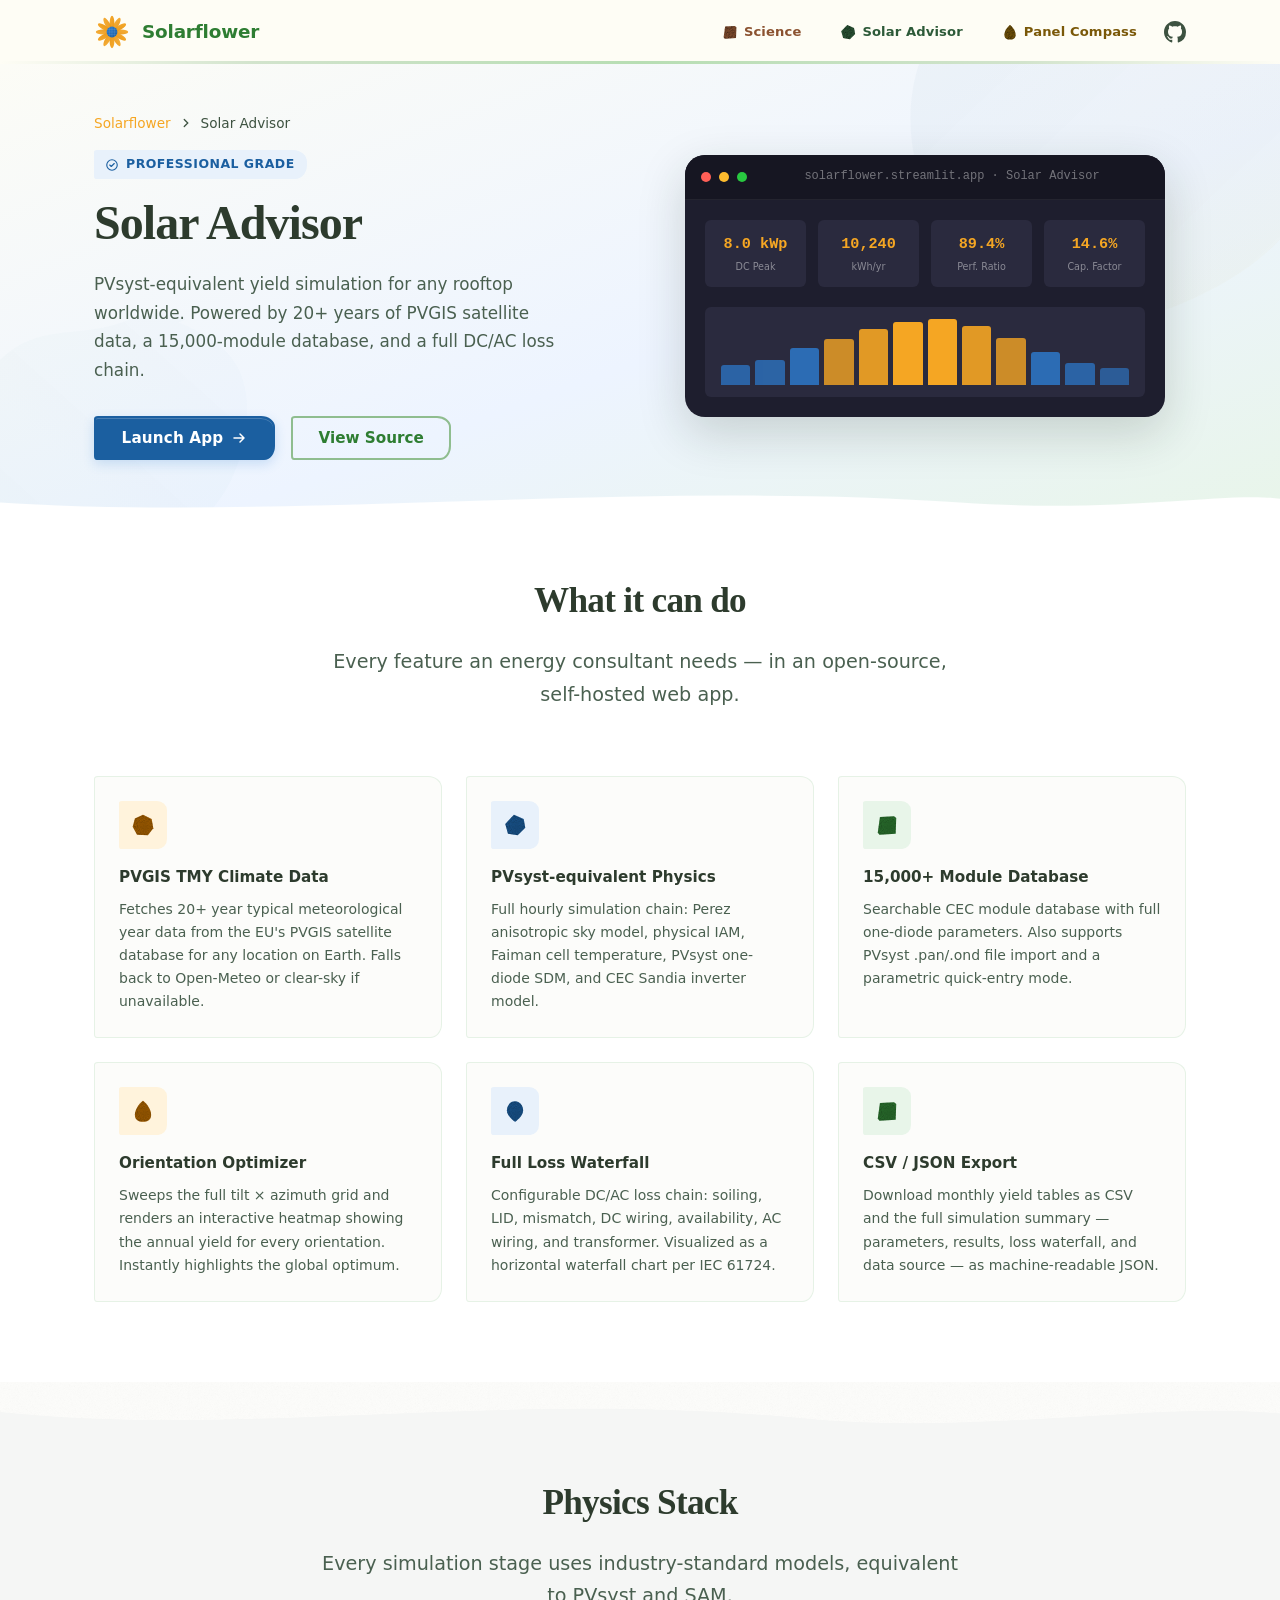
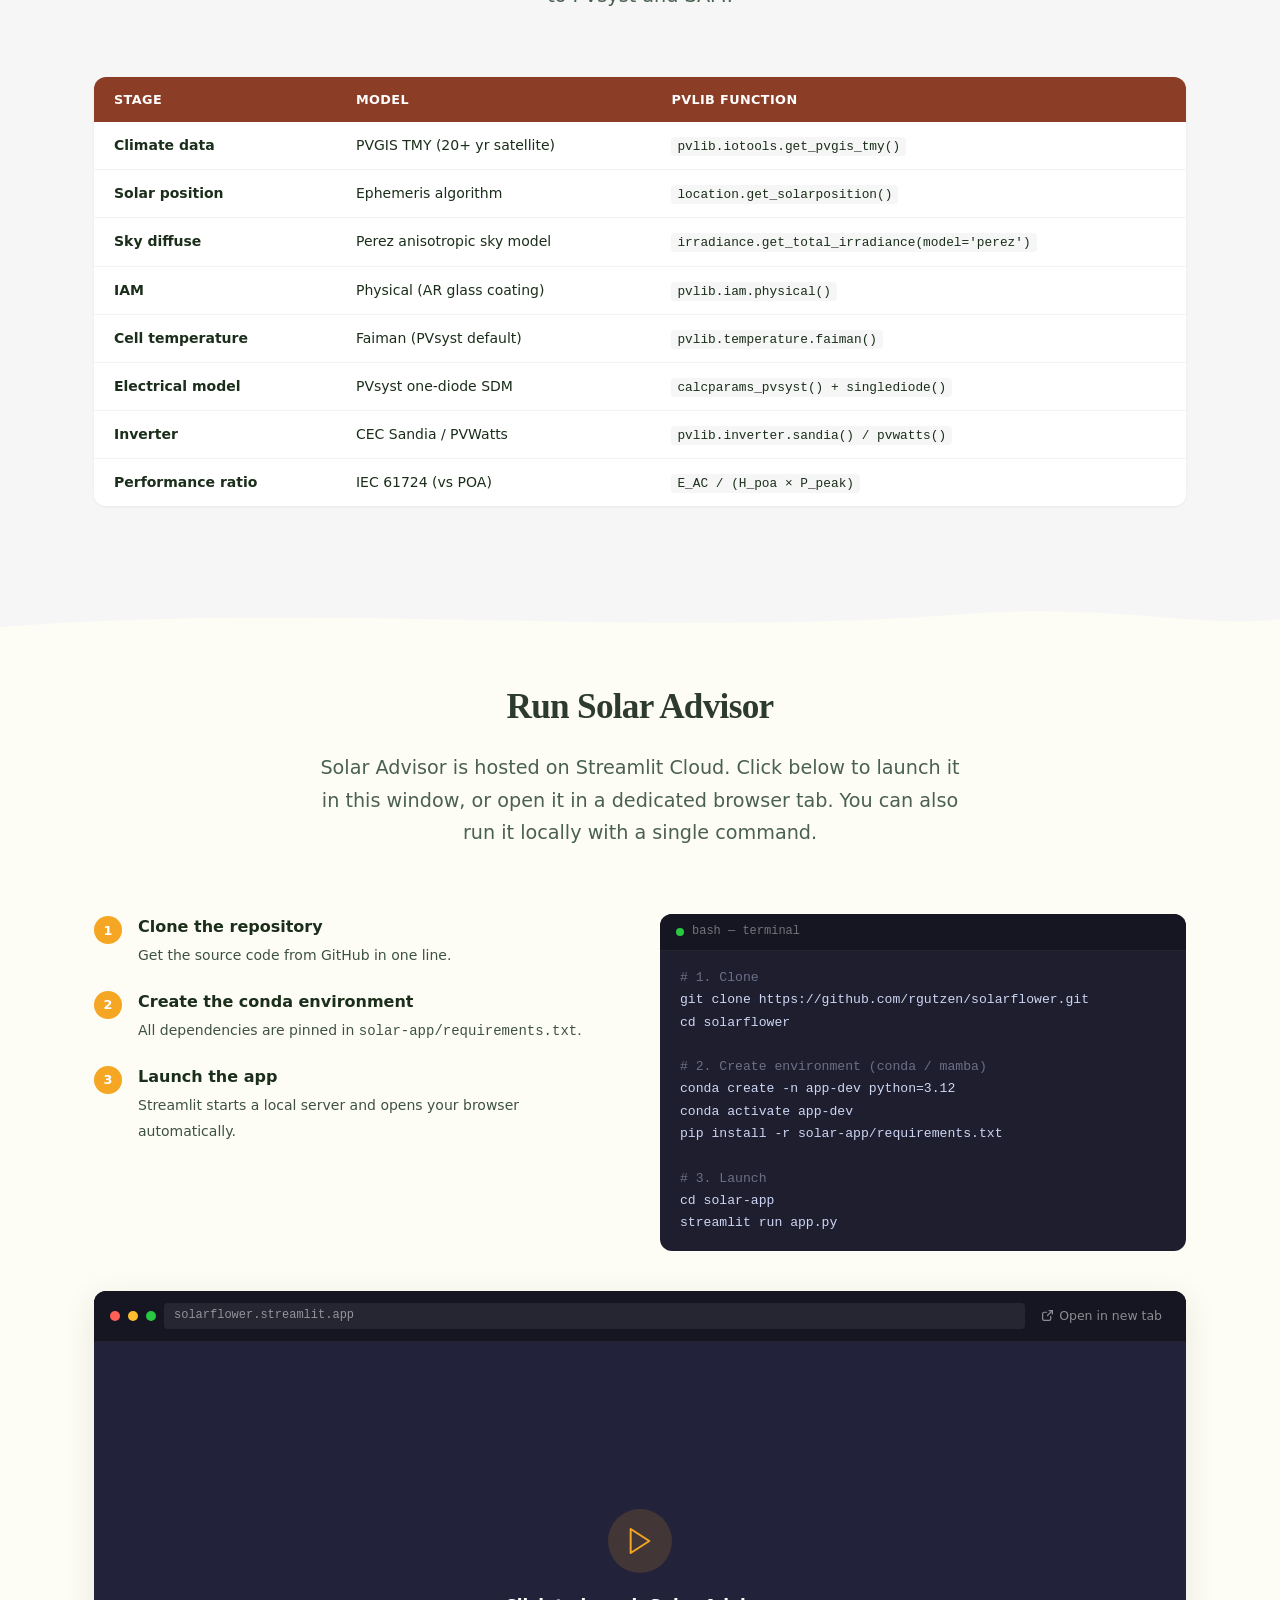
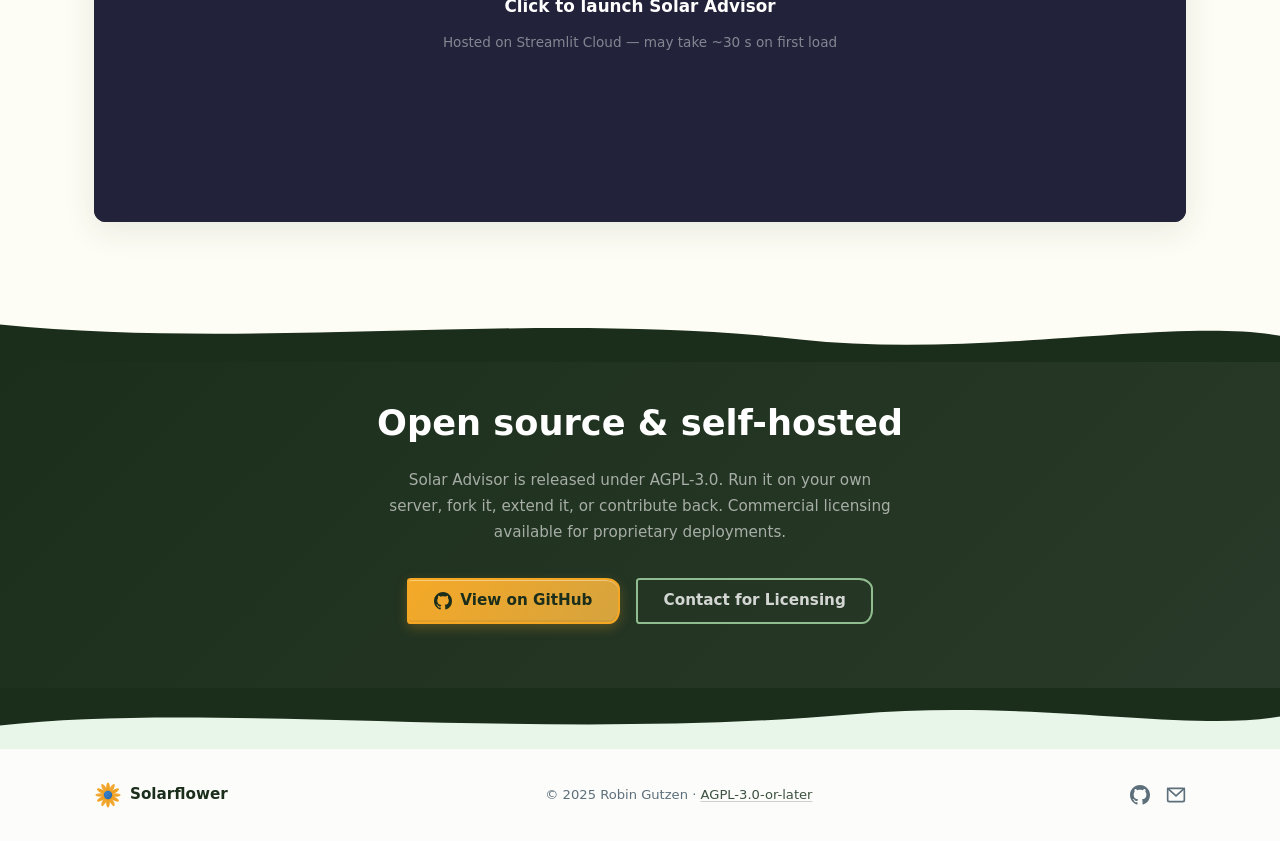
<file: website/solar-advisor.html>
<!-- SPDX-FileCopyrightText: 2025 Robin Gutzen <robin.gutzen@outlook.com> -->
<!-- SPDX-License-Identifier: AGPL-3.0-or-later -->
<!DOCTYPE html>
<html lang="en">
<head>
  <meta charset="UTF-8">
  <meta name="viewport" content="width=device-width, initial-scale=1.0">
  <title>Solar Advisor — Professional PV Yield Simulation | Solarflower</title>
  <meta name="description" content="Professional-grade solar panel yield simulation. Real PVGIS climate data, PVsyst-equivalent physics, 15,000+ module database, and an interactive orientation optimizer.">
  <meta name="author" content="Robin Gutzen">
  <meta name="theme-color" content="#F5A623">

  <link rel="canonical" href="https://robingutzen.com/solarflower/solar-advisor.html">

  <!-- Open Graph -->
  <meta property="og:title" content="Solar Advisor — Solarflower">
  <meta property="og:description" content="Professional-grade PV yield simulation for any location worldwide.">
  <meta property="og:type" content="website">
  <meta property="og:url" content="https://robingutzen.com/solarflower/solar-advisor.html">
  <meta property="og:image" content="https://robingutzen.com/solarflower/assets/logo.png">
  <meta property="og:image:alt" content="Solarflower logo — sunflower and solar panel hybrid icon">
  <meta property="og:site_name" content="Solarflower">

  <!-- Twitter Card -->
  <meta name="twitter:card" content="summary">
  <meta name="twitter:title" content="Solar Advisor — Professional PV Yield Simulation">
  <meta name="twitter:description" content="Professional-grade PV yield simulation for any location worldwide.">
  <meta name="twitter:image" content="https://robingutzen.com/solarflower/assets/logo.png">
  <meta name="twitter:image:alt" content="Solarflower logo — sunflower and solar panel hybrid icon">

  <link rel="icon" href="assets/logo.svg" type="image/svg+xml">
  <link rel="icon" href="assets/logo.png" type="image/png">
  <link rel="stylesheet" href="styles.css">

  <style>
    /* ---- Page-specific additions ---- */

    /* Page hero (narrower than landing hero) */
    .app-hero {
      padding: calc(64px + var(--sp-12)) 0 var(--sp-16);
      background: linear-gradient(160deg, var(--bg-warm) 0%, #EDF4FF 60%, #E8F5E9 100%);
      background-image: var(--texture-canvas), linear-gradient(160deg, var(--bg-warm) 0%, #EDF4FF 60%, #E8F5E9 100%);
      background-blend-mode: soft-light, normal;
      position: relative;
      overflow: hidden;
    }

    .app-hero__blob {
      position: absolute;
      pointer-events: none;
    }
    .app-hero__blob--1 {
      width: 480px; height: 480px;
      top: -120px; right: -80px;
      opacity: 0.7;
      animation: blobFloat 22s ease-in-out infinite;
    }
    .app-hero__blob--2 {
      width: 340px; height: 340px;
      bottom: -80px; left: -60px;
      opacity: 0.5;
      animation: blobFloat 28s ease-in-out infinite reverse;
    }

    .app-hero__inner {
      display: grid;
      grid-template-columns: 1fr 1fr;
      gap: var(--sp-12);
      align-items: center;
      position: relative;
    }

    .app-hero__breadcrumb {
      font-size: 0.85rem;
      color: var(--ink-light);
      margin-bottom: var(--sp-4);
      display: flex;
      align-items: center;
      gap: var(--sp-2);
    }
    .app-hero__breadcrumb a { color: var(--amber); font-weight: 500; }
    .app-hero__breadcrumb a:hover { text-decoration: underline; }

    .app-hero__badge {
      display: inline-flex;
      align-items: center;
      gap: var(--sp-2);
      background: var(--blue-light);
      color: var(--blue-dark);
      font-size: 0.78rem;
      font-weight: 600;
      padding: var(--sp-1) var(--sp-3);
      border-radius: 99px;
      margin-bottom: var(--sp-4);
      letter-spacing: 0.04em;
      text-transform: uppercase;
    }

    .app-hero__title {
      font-family: var(--font-serif);
      font-size: clamp(2rem, 4vw, 3rem);
      font-weight: 700;
      line-height: 1.15;
      letter-spacing: -0.02em;
      color: var(--ink);
      margin-bottom: var(--sp-5);
    }

    .app-hero__subtitle {
      font-size: 1.05rem;
      color: var(--ink-light);
      line-height: 1.7;
      margin-bottom: var(--sp-8);
      max-width: 480px;
    }

    .app-hero__actions {
      display: flex;
      gap: var(--sp-4);
      flex-wrap: wrap;
    }

    .app-hero__visual {
      display: flex;
      justify-content: center;
      align-items: center;
    }

    .app-hero__mockup {
      width: 100%;
      max-width: 480px;
      background: #1e1e2e;
      border-radius: var(--radius-lg);
      overflow: hidden;
      box-shadow: 0 16px 48px rgba(27, 46, 27, 0.18), 0 0 0 1px rgba(255,255,255,0.08);
    }

    .mockup__titlebar {
      display: flex;
      align-items: center;
      gap: var(--sp-2);
      padding: var(--sp-3) var(--sp-4);
      background: #161622;
      border-bottom: 1px solid rgba(255,255,255,0.06);
    }
    .mockup__dot {
      width: 10px; height: 10px;
      border-radius: 50%;
    }
    .mockup__dot--red   { background: #FF5F57; }
    .mockup__dot--amber { background: #FEBC2E; }
    .mockup__dot--green { background: #28C840; }

    .mockup__url {
      flex: 1;
      text-align: center;
      font-size: 0.75rem;
      color: rgba(255,255,255,0.4);
      font-family: var(--font-mono);
    }

    .mockup__body {
      padding: var(--sp-5);
    }

    /* Metric row inside mockup */
    .mockup__metrics {
      display: grid;
      grid-template-columns: repeat(4, 1fr);
      gap: var(--sp-3);
      margin-bottom: var(--sp-5);
    }
    .mockup__metric {
      background: #2a2a3e;
      border-radius: var(--radius-sm);
      padding: var(--sp-3);
      text-align: center;
    }
    .mockup__metric-value {
      font-size: 0.95rem;
      font-weight: 700;
      color: #F5A623;
      font-family: var(--font-mono);
    }
    .mockup__metric-label {
      font-size: 0.6rem;
      color: rgba(255,255,255,0.45);
      margin-top: 2px;
    }

    /* Chart bar illustration inside mockup */
    .mockup__chart {
      background: #2a2a3e;
      border-radius: var(--radius-sm);
      padding: var(--sp-3) var(--sp-4);
      height: 90px;
      display: flex;
      align-items: flex-end;
      gap: 5px;
    }
    .mockup__bar {
      flex: 1;
      border-radius: 3px 3px 0 0;
      transition: opacity 0.2s;
    }

    .app-hero__wave {
      position: absolute;
      bottom: -1px; left: 0; right: 0; line-height: 0;
    }
    .app-hero__wave svg { width: 100%; height: 60px; }

    /* ---- Features ---- */
    .features {
      padding: var(--sp-16) 0 var(--sp-20);
      background: #fff;
    }

    .features__grid {
      display: grid;
      grid-template-columns: repeat(3, 1fr);
      gap: var(--sp-6);
      margin-top: var(--sp-10);
    }

    .feature-card {
      padding: var(--sp-6);
      border: 1px solid rgba(76, 175, 80, 0.12);
      border-radius: 4px 14px 12px 3px / 3px 12px 14px 4px;
      background: var(--bg);
      background-image: var(--texture-paper);
      background-blend-mode: soft-light;
      transition: box-shadow var(--duration) var(--ease),
                  border-color var(--duration) var(--ease);
    }
    .feature-card:hover {
      box-shadow: var(--shadow-md);
      border-color: rgba(76, 175, 80, 0.25);
    }

    .feature-card__icon {
      width: 48px; height: 48px;
      border-radius: 3px 10px 9px 2px / 2px 9px 10px 3px;
      display: flex; align-items: center; justify-content: center;
      margin-bottom: var(--sp-4);
      overflow: visible;
    }
    .feature-card__icon--amber { background: var(--amber-light); }
    .feature-card__icon--blue  { background: var(--blue-light); }
    .feature-card__icon--green { background: var(--green-light); }

    .feature-card__title {
      font-size: 0.95rem;
      font-weight: 700;
      color: var(--ink);
      margin-bottom: var(--sp-2);
    }
    .feature-card__desc {
      font-size: 0.875rem;
      color: var(--ink-light);
      line-height: 1.65;
    }

    /* ---- Physics table ---- */
    .physics {
      padding: var(--sp-16) 0 var(--sp-20);
      background: var(--grey-light);
    }

    .physics__table-wrap {
      overflow-x: auto;
      margin-top: var(--sp-10);
      border-radius: var(--radius-md);
      box-shadow: var(--shadow-sm);
    }

    .physics__table {
      width: 100%;
      border-collapse: collapse;
      background: #fff;
      font-size: 0.875rem;
    }
    .physics__table thead th {
      background: var(--terracotta-dark);
      color: #fff;
      padding: var(--sp-3) var(--sp-5);
      font-weight: 600;
      text-align: left;
      font-size: 0.8rem;
      letter-spacing: 0.03em;
      text-transform: uppercase;
    }
    .physics__table tbody tr {
      border-bottom: 1px solid rgba(0,0,0,0.05);
      transition: background var(--duration) var(--ease);
    }
    .physics__table tbody tr:last-child { border-bottom: none; }
    .physics__table tbody tr:hover { background: var(--amber-light); }
    .physics__table tbody td {
      padding: var(--sp-3) var(--sp-5);
      color: var(--ink);
      vertical-align: middle;
    }
    .physics__table tbody td:first-child { font-weight: 600; }
    .physics__table td code {
      font-family: var(--font-mono);
      font-size: 0.8rem;
      background: var(--grey-light);
      padding: 2px 6px;
      border-radius: 4px;
    }

    /* ---- App Embed ---- */
    .app-embed {
      padding: var(--sp-16) 0 var(--sp-20);
      background: var(--bg-warm);
    }

    .embed-intro {
      display: grid;
      grid-template-columns: 1fr 1fr;
      gap: var(--sp-10);
      align-items: start;
      margin-bottom: var(--sp-10);
    }

    .embed-steps {
      list-style: none;
      counter-reset: step-counter;
      display: flex;
      flex-direction: column;
      gap: var(--sp-5);
    }
    .embed-steps li {
      counter-increment: step-counter;
      display: flex;
      gap: var(--sp-4);
      align-items: flex-start;
    }
    .embed-steps li::before {
      content: counter(step-counter);
      flex-shrink: 0;
      width: 28px; height: 28px;
      background: var(--amber);
      color: #fff;
      font-weight: 800;
      font-size: 0.8rem;
      border-radius: 50%;
      display: flex; align-items: center; justify-content: center;
      margin-top: 2px;
    }
    .embed-steps li strong { display: block; color: var(--ink); font-weight: 700; margin-bottom: 2px; }
    .embed-steps li span { font-size: 0.875rem; color: var(--ink-light); }

    .embed-shell {
      background: #1e1e2e;
      border-radius: var(--radius-md);
      overflow: hidden;
      font-family: var(--font-mono);
    }
    .embed-shell__header {
      padding: var(--sp-2) var(--sp-4);
      background: #161622;
      font-size: 0.75rem;
      color: rgba(255,255,255,0.4);
      display: flex;
      align-items: center;
      gap: var(--sp-2);
      border-bottom: 1px solid rgba(255,255,255,0.06);
    }
    .embed-shell__header::before {
      content: "";
      width: 8px; height: 8px;
      background: #28C840;
      border-radius: 50%;
      flex-shrink: 0;
    }
    .embed-shell__code {
      padding: var(--sp-4) var(--sp-5);
      font-size: 0.82rem;
      color: #cdd6f4;
      line-height: 1.7;
      white-space: pre;
      overflow-x: auto;
    }
    .embed-shell__code .c { color: #6c7086; }
    .embed-shell__code .s { color: #a6e3a1; }
    .embed-shell__code .k { color: #cba6f7; }

    .embed-frame-wrap {
      position: relative;
      width: 100%;
      border-radius: var(--radius-md);
      overflow: hidden;
      box-shadow: var(--shadow-lg);
      background: #1e1e2e;
    }

    .embed-frame__bar {
      display: flex;
      align-items: center;
      gap: var(--sp-2);
      padding: var(--sp-3) var(--sp-4);
      background: #161622;
      border-bottom: 1px solid rgba(255,255,255,0.06);
    }
    .embed-frame__dot {
      width: 10px; height: 10px;
      border-radius: 50%;
    }
    .embed-frame__dot--r { background: #FF5F57; }
    .embed-frame__dot--a { background: #FEBC2E; }
    .embed-frame__dot--g { background: #28C840; }

    .embed-frame__url {
      flex: 1;
      background: rgba(255,255,255,0.07);
      border-radius: 4px;
      padding: 3px 10px;
      font-size: 0.75rem;
      color: rgba(255,255,255,0.5);
      font-family: var(--font-mono);
    }

    .embed-frame__new-tab {
      display: flex;
      align-items: center;
      gap: 5px;
      font-size: 0.78rem;
      color: rgba(255,255,255,0.5);
      padding: 3px 8px;
      border-radius: 4px;
      transition: background 0.2s, color 0.2s;
    }
    .embed-frame__new-tab:hover {
      background: rgba(255,255,255,0.1);
      color: rgba(255,255,255,0.85);
    }

    .embed-placeholder {
      height: 480px;
      display: flex;
      flex-direction: column;
      align-items: center;
      justify-content: center;
      gap: var(--sp-5);
      background: #22223a;
      cursor: pointer;
      transition: background 0.2s;
    }
    .embed-placeholder:hover { background: #282845; }

    .embed-placeholder__icon {
      width: 64px; height: 64px;
      background: rgba(245, 166, 35, 0.15);
      border-radius: 50%;
      display: flex; align-items: center; justify-content: center;
    }

    .embed-placeholder__text {
      text-align: center;
    }
    .embed-placeholder__text strong {
      display: block;
      color: #fff;
      font-size: 1.05rem;
      margin-bottom: var(--sp-2);
    }
    .embed-placeholder__text span {
      font-size: 0.85rem;
      color: rgba(255,255,255,0.45);
    }

    .embed-iframe-container { position: relative; display: none; }
    .embed-iframe-container iframe {
      width: 100%;
      height: 700px;
      border: none;
      display: block;
    }

    .embed-fallback {
      height: 200px;
      display: none;
      flex-direction: column;
      align-items: center;
      justify-content: center;
      gap: var(--sp-3);
      background: #22223a;
      text-align: center;
      padding: var(--sp-6);
    }
    .embed-fallback p {
      color: rgba(255,255,255,0.6);
      font-size: 0.875rem;
    }
    .embed-fallback code {
      color: #a6e3a1;
      font-family: var(--font-mono);
      font-size: 0.82rem;
      background: rgba(255,255,255,0.06);
      padding: 3px 8px;
      border-radius: 4px;
    }

    /* ---- CTA banner ---- */
    .cta-banner {
      padding: var(--sp-16) 0;
      background: linear-gradient(135deg, var(--ink) 0%, #2a3a2a 100%);
      text-align: center;
    }
    .cta-banner h2 {
      font-size: clamp(1.5rem, 3vw, 2.2rem);
      font-weight: 800;
      color: #fff;
      margin-bottom: var(--sp-4);
    }
    .cta-banner p {
      color: rgba(255,255,255,0.6);
      font-size: 0.95rem;
      max-width: 520px;
      margin: 0 auto var(--sp-8);
      line-height: 1.7;
    }
    .cta-banner__actions {
      display: flex;
      gap: var(--sp-4);
      justify-content: center;
      flex-wrap: wrap;
    }

    /* ---- Section wave dividers ---- */
    .wave-sep {
      display: block;
      width: 100%;
      line-height: 0;
      overflow: hidden;
    }
    .wave-sep svg {
      display: block;
      width: 100%;
      height: 60px;
    }

    /* ---- Organic buttons (page-scope overrides) ---- */
    .app-hero .btn,
    .cta-banner .btn,
    .app-embed .btn {
      border-radius: 4px 14px 11px 3px / 3px 11px 14px 4px;
    }
    .app-hero .btn--blue  { letter-spacing: 0.01em; }

    /* ---- Organic badge ---- */
    .app-hero__badge {
      border-radius: 3px 14px 12px 2px / 2px 12px 14px 3px;
    }

    /* ---- Softer text colors ---- */
    .app-hero__title   { color: #2D3B2D; }
    .app-hero__subtitle { color: #4A6050; }
    .section-title     { color: #2D3B2D; }
    .section-lead      { color: #4A6050; }
    .feature-card__title { color: #2D3B2D; }
    .feature-card__desc  { color: #4A6050; }

    /* ---- Responsive ---- */
    @media (max-width: 960px) {
      .app-hero__inner { grid-template-columns: 1fr; }
      .app-hero__visual { display: none; }
      .features__grid { grid-template-columns: 1fr 1fr; }
      .embed-intro { grid-template-columns: 1fr; }
    }
    @media (max-width: 600px) {
      .features__grid { grid-template-columns: 1fr; }
      .mockup__metrics { grid-template-columns: repeat(2, 1fr); }
    }
  </style>
</head>
<body>

  <!-- Inline SVG icon sprite — single-form clay marks -->
  <!-- Canonical source: assets/icons.svg -->
  <svg xmlns="http://www.w3.org/2000/svg" style="display:none" aria-hidden="true">
    <defs>
      <filter id="sf-clay" x="-20%" y="-20%" width="140%" height="140%"
              color-interpolation-filters="sRGB">
        <feTurbulence type="fractalNoise" baseFrequency="0.045 0.065"
                      numOctaves="5" seed="9" result="warp"/>
        <feDisplacementMap in="SourceGraphic" in2="warp" scale="1.5"
                           xChannelSelector="R" yChannelSelector="G" result="warped"/>
        <feTurbulence type="fractalNoise" baseFrequency="0.55" numOctaves="4"
                      seed="2" result="grain"/>
        <feColorMatrix in="grain" type="saturate" values="0" result="gray-grain"/>
        <feComposite in="gray-grain" in2="warped" operator="in" result="masked-grain"/>
        <feBlend in="warped" in2="masked-grain" mode="multiply"/>
      </filter>
    </defs>
    <!-- NOTEBOOK: clay tablet -->
    <symbol id="sf-notebook" viewBox="0 0 48 48" overflow="visible">
      <path d="M 11,9 L 37,8 L 41,11 L 40,40 L 10,42 L 7,38 Z"
            fill="currentColor" filter="url(#sf-clay)"/>
    </symbol>
    <!-- ADVISOR: organic asymmetric hexagon -->
    <symbol id="sf-advisor" viewBox="0 0 48 48" overflow="visible">
      <path d="M 22,5 L 40,13 L 43,29 L 29,43 L 11,40 L 6,22 Z"
            fill="currentColor" filter="url(#sf-clay)"/>
    </symbol>
    <!-- COMPASS: elongated teardrop — pointy top, broad base -->
    <symbol id="sf-compass" viewBox="0 0 48 48" overflow="visible">
      <path d="M 24,5 C 26,6 39,18 39,31 C 39,41 32,44 24,44 C 16,44 9,41 9,31 C 9,18 22,6 24,5 Z"
            fill="currentColor" filter="url(#sf-clay)"/>
    </symbol>
    <!-- SUN: irregular heptagon -->
    <symbol id="sf-sun" viewBox="0 0 48 48" overflow="visible">
      <path d="M 24,5 L 40,13 L 43,30 L 33,43 L 13,42 L 5,27 L 9,12 Z"
            fill="currentColor" filter="url(#sf-clay)"/>
    </symbol>
    <!-- LOCATION: weighted teardrop -->
    <symbol id="sf-location" viewBox="0 0 48 48" overflow="visible">
      <path d="M 24,6 C 15,6 9,14 9,23 C 9,34 24,44 24,44 C 24,44 39,34 39,23 C 39,14 33,6 24,6 Z"
            fill="currentColor" filter="url(#sf-clay)"/>
    </symbol>
  </svg>

  <!-- ================================================================== -->
  <!-- NAVIGATION                                                         -->
  <!-- ================================================================== -->
  <nav class="nav" aria-label="Main navigation">
    <div class="nav__inner container">
      <a href="index.html" class="nav__brand" aria-label="Solarflower home">
        <img src="assets/logo.svg" alt="" width="36" height="36" class="nav__logo">
        <span class="nav__wordmark" style="color: #2E7D32;">Solarflower</span>
      </a>
      <ul class="nav__links" role="list">
        <li>
          <a href="article.html" class="nav__comp nav__comp--notebook">
            <svg width="18" height="18" viewBox="0 0 48 48" aria-hidden="true"><use href="#sf-notebook"/></svg>
            <span>Science</span>
          </a>
        </li>
        <li>
          <a href="solar-advisor.html" class="nav__comp nav__comp--advisor" aria-current="page">
            <svg width="18" height="18" viewBox="0 0 48 48" aria-hidden="true"><use href="#sf-advisor"/></svg>
            <span>Solar Advisor</span>
          </a>
        </li>
        <li>
          <a href="mobile-app/" class="nav__comp nav__comp--compass">
            <svg width="18" height="18" viewBox="0 0 48 48" aria-hidden="true"><use href="#sf-compass"/></svg>
            <span>Panel Compass</span>
          </a>
        </li>
        <li><a href="https://github.com/rgutzen/solarflower" target="_blank" rel="noopener noreferrer" class="nav__github" aria-label="View on GitHub">
          <svg width="22" height="22" viewBox="0 0 24 24" fill="currentColor" aria-hidden="true"><path d="M12 0C5.37 0 0 5.37 0 12c0 5.31 3.435 9.795 8.205 11.385.6.105.825-.255.825-.57 0-.285-.015-1.23-.015-2.235-3.015.555-3.795-.735-4.035-1.41-.135-.345-.72-1.41-1.23-1.695-.42-.225-1.02-.78-.015-.795.945-.015 1.62.87 1.845 1.23 1.08 1.815 2.805 1.305 3.495.99.105-.78.42-1.305.765-1.605-2.67-.3-5.46-1.335-5.46-5.925 0-1.305.465-2.385 1.23-3.225-.12-.3-.54-1.53.12-3.18 0 0 1.005-.315 3.3 1.23.96-.27 1.98-.405 3-.405s2.04.135 3 .405c2.295-1.56 3.3-1.23 3.3-1.23.66 1.65.24 2.88.12 3.18.765.84 1.23 1.905 1.23 3.225 0 4.605-2.805 5.625-5.475 5.925.435.375.81 1.095.81 2.22 0 1.605-.015 2.895-.015 3.3 0 .315.225.69.825.57A12.02 12.02 0 0 0 24 12c0-6.63-5.37-12-12-12z"/></svg>
        </a></li>
      </ul>
    </div>
  </nav>

  <!-- ================================================================== -->
  <!-- HERO                                                               -->
  <!-- ================================================================== -->
  <header class="app-hero">
    <!-- Blobs -->
    <svg class="app-hero__blob app-hero__blob--1" viewBox="0 0 200 200" xmlns="http://www.w3.org/2000/svg" aria-hidden="true">
      <path d="M44.7,-76.4C58.8,-69.2,71.8,-58.1,79.6,-44.2C87.4,-30.3,90,-13.6,88.2,2.4C86.4,18.4,80.2,33.6,70.3,45.7C60.4,57.8,46.8,66.7,32.4,73.5C18,80.3,2.8,85,-12.6,83.9C-28,82.8,-43.6,75.9,-56.2,65.3C-68.8,54.7,-78.4,40.4,-83.4,24.5C-88.4,8.6,-88.8,-8.9,-83.5,-24.1C-78.2,-39.3,-67.2,-52.2,-53.7,-59.7C-40.2,-67.2,-24.2,-69.3,-8.4,-73.2C7.4,-77.1,14.8,-82.8,27.4,-82.3C40,-81.8,57.8,-75,44.7,-76.4Z" transform="translate(100 100)" fill="url(#blobH1)"/>
      <defs><linearGradient id="blobH1" x1="0%" y1="0%" x2="100%" y2="100%"><stop offset="0%" stop-color="#2D7DD2" stop-opacity="0.07"/><stop offset="100%" stop-color="#F5A623" stop-opacity="0.04"/></linearGradient></defs>
    </svg>
    <svg class="app-hero__blob app-hero__blob--2" viewBox="0 0 200 200" xmlns="http://www.w3.org/2000/svg" aria-hidden="true">
      <path d="M39.9,-65.7C53.4,-60.5,67.1,-52.6,74.2,-40.8C81.3,-29,81.8,-13.3,79.3,1.5C76.8,16.3,71.3,30.1,62.5,41.2C53.7,52.3,41.6,60.7,28.4,66.3C15.2,71.9,0.9,74.7,-13.4,73.3C-27.7,71.9,-42,66.3,-53.2,57C-64.4,47.7,-72.5,34.7,-77,20.2C-81.5,5.7,-82.4,-10.3,-77.4,-24C-72.4,-37.7,-61.5,-49.1,-48.5,-54.6C-35.5,-60.1,-20.5,-59.7,-6.4,-62.2C7.7,-64.7,15.4,-70,26.4,-70.9C37.4,-71.8,51.6,-68.3,39.9,-65.7Z" transform="translate(100 100)" fill="url(#blobH2)"/>
      <defs><linearGradient id="blobH2" x1="0%" y1="100%" x2="100%" y2="0%"><stop offset="0%" stop-color="#66BB6A" stop-opacity="0.06"/><stop offset="100%" stop-color="#2D7DD2" stop-opacity="0.03"/></linearGradient></defs>
    </svg>

    <div class="container">
      <div class="app-hero__inner">
        <div class="app-hero__text">
          <p class="app-hero__breadcrumb">
            <a href="index.html">Solarflower</a>
            <svg width="14" height="14" viewBox="0 0 16 16" fill="none" aria-hidden="true"><path d="M6 4l4 4-4 4" stroke="currentColor" stroke-width="1.5" stroke-linecap="round"/></svg>
            Solar Advisor
          </p>
          <div class="app-hero__badge">
            <svg width="12" height="12" viewBox="0 0 16 16" fill="none" aria-hidden="true"><circle cx="8" cy="8" r="7" stroke="currentColor" stroke-width="1.5"/><path d="M5 8l2 2 4-4" stroke="currentColor" stroke-width="1.5" stroke-linecap="round" stroke-linejoin="round"/></svg>
            Professional Grade
          </div>
          <h1 class="app-hero__title">Solar Advisor</h1>
          <p class="app-hero__subtitle">
            PVsyst-equivalent yield simulation for any rooftop worldwide. Powered by 20+ years of PVGIS satellite data, a 15,000-module database, and a full DC/AC loss chain.
          </p>
          <div class="app-hero__actions">
            <a href="#launch" class="btn btn--blue">
              Launch App
              <svg width="16" height="16" viewBox="0 0 16 16" fill="none" aria-hidden="true"><path d="M3 8h10M9 4l4 4-4 4" stroke="currentColor" stroke-width="1.5" stroke-linecap="round" stroke-linejoin="round"/></svg>
            </a>
            <a href="https://github.com/rgutzen/solarflower" target="_blank" rel="noopener noreferrer" class="btn btn--outline">
              View Source
            </a>
          </div>
        </div>

        <!-- App mockup illustration -->
        <div class="app-hero__visual" aria-hidden="true">
          <div class="app-hero__mockup">
            <div class="mockup__titlebar">
              <span class="mockup__dot mockup__dot--red"></span>
              <span class="mockup__dot mockup__dot--amber"></span>
              <span class="mockup__dot mockup__dot--green"></span>
              <span class="mockup__url">solarflower.streamlit.app · Solar Advisor</span>
            </div>
            <div class="mockup__body">
              <div class="mockup__metrics">
                <div class="mockup__metric">
                  <div class="mockup__metric-value">8.0 kWp</div>
                  <div class="mockup__metric-label">DC Peak</div>
                </div>
                <div class="mockup__metric">
                  <div class="mockup__metric-value">10,240</div>
                  <div class="mockup__metric-label">kWh/yr</div>
                </div>
                <div class="mockup__metric">
                  <div class="mockup__metric-value">89.4%</div>
                  <div class="mockup__metric-label">Perf. Ratio</div>
                </div>
                <div class="mockup__metric">
                  <div class="mockup__metric-value">14.6%</div>
                  <div class="mockup__metric-label">Cap. Factor</div>
                </div>
              </div>
              <!-- Bar chart representing monthly yield -->
              <div class="mockup__chart" role="img" aria-label="Monthly yield chart">
                <div class="mockup__bar" style="height:30%; background:#2D7DD2; opacity:0.7;"></div>
                <div class="mockup__bar" style="height:38%; background:#2D7DD2; opacity:0.7;"></div>
                <div class="mockup__bar" style="height:56%; background:#2D7DD2; opacity:0.8;"></div>
                <div class="mockup__bar" style="height:70%; background:#F5A623; opacity:0.8;"></div>
                <div class="mockup__bar" style="height:85%; background:#F5A623; opacity:0.9;"></div>
                <div class="mockup__bar" style="height:95%; background:#F5A623;"></div>
                <div class="mockup__bar" style="height:100%; background:#F5A623;"></div>
                <div class="mockup__bar" style="height:90%; background:#F5A623; opacity:0.9;"></div>
                <div class="mockup__bar" style="height:72%; background:#F5A623; opacity:0.8;"></div>
                <div class="mockup__bar" style="height:50%; background:#2D7DD2; opacity:0.8;"></div>
                <div class="mockup__bar" style="height:33%; background:#2D7DD2; opacity:0.7;"></div>
                <div class="mockup__bar" style="height:26%; background:#2D7DD2; opacity:0.6;"></div>
              </div>
            </div>
          </div>
        </div>
      </div>
    </div>

    <div class="app-hero__wave" aria-hidden="true">
      <svg viewBox="0 0 1440 80" preserveAspectRatio="none" xmlns="http://www.w3.org/2000/svg">
        <path d="M0,50 C320,75 720,20 1080,50 C1260,65 1380,35 1440,45 L1440,80 L0,80 Z" fill="#ffffff"/>
      </svg>
    </div>
  </header>

  <!-- ================================================================== -->
  <!-- FEATURES                                                           -->
  <!-- ================================================================== -->
  <section class="features" aria-labelledby="features-heading" style="padding-top: var(--sp-12);">
    <div class="container">
      <div class="section-header">
        <h2 class="section-title" id="features-heading">What it can do</h2>
        <p class="section-lead">Every feature an energy consultant needs — in an open-source, self-hosted web app.</p>
      </div>

      <div class="features__grid">

        <div class="feature-card" data-reveal>
          <div class="feature-card__icon feature-card__icon--amber" aria-hidden="true">
            <svg width="26" height="26" viewBox="0 0 48 48" style="color:#B86A00; overflow:visible;"><use href="#sf-sun"/></svg>
          </div>
          <h3 class="feature-card__title">PVGIS TMY Climate Data</h3>
          <p class="feature-card__desc">Fetches 20+ year typical meteorological year data from the EU's PVGIS satellite database for any location on Earth. Falls back to Open-Meteo or clear-sky if unavailable.</p>
        </div>

        <div class="feature-card" data-reveal>
          <div class="feature-card__icon feature-card__icon--blue" aria-hidden="true">
            <svg width="26" height="26" viewBox="0 0 48 48" style="color:#1B5FA0; overflow:visible;"><use href="#sf-advisor"/></svg>
          </div>
          <h3 class="feature-card__title">PVsyst-equivalent Physics</h3>
          <p class="feature-card__desc">Full hourly simulation chain: Perez anisotropic sky model, physical IAM, Faiman cell temperature, PVsyst one-diode SDM, and CEC Sandia inverter model.</p>
        </div>

        <div class="feature-card" data-reveal>
          <div class="feature-card__icon feature-card__icon--green" aria-hidden="true">
            <svg width="26" height="26" viewBox="0 0 48 48" style="color:#2E7D32; overflow:visible;"><use href="#sf-notebook"/></svg>
          </div>
          <h3 class="feature-card__title">15,000+ Module Database</h3>
          <p class="feature-card__desc">Searchable CEC module database with full one-diode parameters. Also supports PVsyst .pan/.ond file import and a parametric quick-entry mode.</p>
        </div>

        <div class="feature-card" data-reveal>
          <div class="feature-card__icon feature-card__icon--amber" aria-hidden="true">
            <svg width="26" height="26" viewBox="0 0 48 48" style="color:#B86A00; overflow:visible;"><use href="#sf-compass"/></svg>
          </div>
          <h3 class="feature-card__title">Orientation Optimizer</h3>
          <p class="feature-card__desc">Sweeps the full tilt × azimuth grid and renders an interactive heatmap showing the annual yield for every orientation. Instantly highlights the global optimum.</p>
        </div>

        <div class="feature-card" data-reveal>
          <div class="feature-card__icon feature-card__icon--blue" aria-hidden="true">
            <svg width="26" height="26" viewBox="0 0 48 48" style="color:#1B5FA0; overflow:visible;"><use href="#sf-location"/></svg>
          </div>
          <h3 class="feature-card__title">Full Loss Waterfall</h3>
          <p class="feature-card__desc">Configurable DC/AC loss chain: soiling, LID, mismatch, DC wiring, availability, AC wiring, and transformer. Visualized as a horizontal waterfall chart per IEC 61724.</p>
        </div>

        <div class="feature-card" data-reveal>
          <div class="feature-card__icon feature-card__icon--green" aria-hidden="true">
            <svg width="26" height="26" viewBox="0 0 48 48" style="color:#2E7D32; overflow:visible;"><use href="#sf-notebook"/></svg>
          </div>
          <h3 class="feature-card__title">CSV / JSON Export</h3>
          <p class="feature-card__desc">Download monthly yield tables as CSV and the full simulation summary — parameters, results, loss waterfall, and data source — as machine-readable JSON.</p>
        </div>

      </div>
    </div>
  </section>

  <!-- Wave: features (white) → physics (grey-light) -->
  <div class="wave-sep" aria-hidden="true">
    <svg viewBox="0 0 1440 80" preserveAspectRatio="none" xmlns="http://www.w3.org/2000/svg">
      <path d="M0,40 C280,75 560,10 900,48 C1100,72 1300,25 1440,42 L1440,80 L0,80 Z" fill="#F5F6F5"/>
    </svg>
  </div>

  <!-- ================================================================== -->
  <!-- PHYSICS TABLE                                                      -->
  <!-- ================================================================== -->
  <section class="physics" aria-labelledby="physics-heading" style="padding-top: var(--sp-8);">
    <div class="container">
      <div class="section-header">
        <h2 class="section-title" id="physics-heading">Physics Stack</h2>
        <p class="section-lead">Every simulation stage uses industry-standard models, equivalent to PVsyst and SAM.</p>
      </div>

      <div class="physics__table-wrap">
        <table class="physics__table">
          <thead>
            <tr>
              <th>Stage</th>
              <th>Model</th>
              <th>pvlib function</th>
            </tr>
          </thead>
          <tbody>
            <tr>
              <td>Climate data</td>
              <td>PVGIS TMY (20+ yr satellite)</td>
              <td><code>pvlib.iotools.get_pvgis_tmy()</code></td>
            </tr>
            <tr>
              <td>Solar position</td>
              <td>Ephemeris algorithm</td>
              <td><code>location.get_solarposition()</code></td>
            </tr>
            <tr>
              <td>Sky diffuse</td>
              <td>Perez anisotropic sky model</td>
              <td><code>irradiance.get_total_irradiance(model='perez')</code></td>
            </tr>
            <tr>
              <td>IAM</td>
              <td>Physical (AR glass coating)</td>
              <td><code>pvlib.iam.physical()</code></td>
            </tr>
            <tr>
              <td>Cell temperature</td>
              <td>Faiman (PVsyst default)</td>
              <td><code>pvlib.temperature.faiman()</code></td>
            </tr>
            <tr>
              <td>Electrical model</td>
              <td>PVsyst one-diode SDM</td>
              <td><code>calcparams_pvsyst() + singlediode()</code></td>
            </tr>
            <tr>
              <td>Inverter</td>
              <td>CEC Sandia / PVWatts</td>
              <td><code>pvlib.inverter.sandia() / pvwatts()</code></td>
            </tr>
            <tr>
              <td>Performance ratio</td>
              <td>IEC 61724 (vs POA)</td>
              <td><code>E_AC / (H_poa × P_peak)</code></td>
            </tr>
          </tbody>
        </table>
      </div>
    </div>
  </section>

  <!-- Wave: physics (grey-light) → app-embed (bg-warm) -->
  <div class="wave-sep" aria-hidden="true" style="background:#F5F6F5;">
    <svg viewBox="0 0 1440 80" preserveAspectRatio="none" xmlns="http://www.w3.org/2000/svg">
      <path d="M0,55 C360,20 720,70 1080,38 C1240,22 1360,58 1440,44 L1440,80 L0,80 Z" fill="#FEFDF5"/>
    </svg>
  </div>

  <!-- ================================================================== -->
  <!-- APP EMBED / LAUNCH                                                 -->
  <!-- ================================================================== -->
  <section class="app-embed" id="launch" aria-labelledby="launch-heading" style="padding-top: var(--sp-8);">
    <div class="container">
      <div class="section-header">
        <h2 class="section-title" id="launch-heading">Run Solar Advisor</h2>
        <p class="section-lead">Solar Advisor is hosted on Streamlit Cloud. Click below to launch it in this window, or open it in a dedicated browser tab. You can also run it locally with a single command.</p>
      </div>

      <div class="embed-intro">
        <div>
          <ol class="embed-steps">
            <li>
              <div>
                <strong>Clone the repository</strong>
                <span>Get the source code from GitHub in one line.</span>
              </div>
            </li>
            <li>
              <div>
                <strong>Create the conda environment</strong>
                <span>All dependencies are pinned in <code>solar-app/requirements.txt</code>.</span>
              </div>
            </li>
            <li>
              <div>
                <strong>Launch the app</strong>
                <span>Streamlit starts a local server and opens your browser automatically.</span>
              </div>
            </li>
          </ol>
        </div>

        <div>
          <div class="embed-shell">
            <div class="embed-shell__header">bash &mdash; terminal</div>
            <div class="embed-shell__code"><span class="c"># 1. Clone</span>
git clone https://github.com/rgutzen/solarflower.git
cd solarflower

<span class="c"># 2. Create environment (conda / mamba)</span>
conda create -n app-dev python=3.12
conda activate app-dev
pip install -r solar-app/requirements.txt

<span class="c"># 3. Launch</span>
cd solar-app
streamlit run app.py</div>
          </div>
        </div>
      </div>

      <!-- iframe embed -->
      <!--
        App URL is set to the deployed Streamlit Community Cloud instance.
        See solar-app/docs/deployment.md for full instructions.
        Current: const APP_URL = 'https://solarflower.streamlit.app';
      -->
      <div class="embed-frame-wrap" id="embed-wrap">
        <div class="embed-frame__bar">
          <span class="embed-frame__dot embed-frame__dot--r" aria-hidden="true"></span>
          <span class="embed-frame__dot embed-frame__dot--a" aria-hidden="true"></span>
          <span class="embed-frame__dot embed-frame__dot--g" aria-hidden="true"></span>
          <span class="embed-frame__url" id="frame-url">solarflower.streamlit.app</span>
          <a href="https://solarflower.streamlit.app" target="_blank" rel="noopener noreferrer" class="embed-frame__new-tab" id="open-new-tab" aria-label="Open Solar Advisor in new tab">
            <svg width="13" height="13" viewBox="0 0 16 16" fill="none" aria-hidden="true"><path d="M10 2h4v4M14 2L8 8M7 4H4a2 2 0 0 0-2 2v6a2 2 0 0 0 2 2h6a2 2 0 0 0 2-2v-3" stroke="currentColor" stroke-width="1.5" stroke-linecap="round"/></svg>
            Open in new tab
          </a>
        </div>

        <!-- Click-to-launch placeholder -->
        <div class="embed-placeholder" id="embed-placeholder" role="button" tabindex="0" aria-label="Click to launch Solar Advisor">
          <div class="embed-placeholder__icon" aria-hidden="true">
            <svg width="32" height="32" viewBox="0 0 24 24" fill="none" stroke="#F5A623" stroke-width="1.5" stroke-linecap="round" stroke-linejoin="round"><polygon points="5 3 19 12 5 21 5 3"/></svg>
          </div>
          <div class="embed-placeholder__text">
            <strong id="placeholder-title">Click to launch Solar Advisor</strong>
            <span id="placeholder-hint">Loads from solarflower.streamlit.app</span>
          </div>
        </div>

        <!-- iframe (shown after click) -->
        <div class="embed-iframe-container" id="embed-iframe-container">
          <iframe id="solar-iframe" src="" title="Solar Advisor application" allow="fullscreen"></iframe>
        </div>

        <!-- Fallback (shown if iframe fails to load or is blocked by X-Frame-Options) -->
        <div class="embed-fallback" id="embed-fallback" role="alert">
          <svg width="32" height="32" viewBox="0 0 24 24" fill="none" stroke="rgba(255,255,255,0.4)" stroke-width="1.5" aria-hidden="true"><circle cx="12" cy="12" r="10"/><line x1="12" y1="8" x2="12" y2="12"/><line x1="12" y1="16" x2="12.01" y2="16"/></svg>
          <p id="fallback-msg">Could not load Solar Advisor in this frame.</p>
          <p id="fallback-hint">The app may be sleeping (first load takes ~30 s) or blocking iframes.</p>
          <a id="fallback-link" href="https://solarflower.streamlit.app" target="_blank" rel="noopener noreferrer"
             style="margin-top:8px; padding:8px 20px; background:#F5A623; color:#1a1a2e; font-weight:700; border-radius:6px; font-size:0.875rem; text-decoration:none;">
            Open Solar Advisor in new tab
          </a>
        </div>
      </div>

    </div>
  </section>

  <!-- Wave: app-embed (bg-warm) → cta-banner (dark green) -->
  <div class="wave-sep" aria-hidden="true" style="background:#FEFDF5;">
    <svg viewBox="0 0 1440 80" preserveAspectRatio="none" xmlns="http://www.w3.org/2000/svg">
      <path d="M0,30 C300,65 600,10 900,50 C1100,76 1320,20 1440,45 L1440,80 L0,80 Z" fill="#1B2E1B"/>
    </svg>
  </div>

  <!-- ================================================================== -->
  <!-- CTA BANNER                                                         -->
  <!-- ================================================================== -->
  <section class="cta-banner" aria-labelledby="cta-heading" style="padding-top: var(--sp-8);">
    <div class="container">
      <h2 id="cta-heading">Open source &amp; self-hosted</h2>
      <p>
        Solar Advisor is released under AGPL-3.0. Run it on your own server, fork it, extend it, or contribute back.
        Commercial licensing available for proprietary deployments.
      </p>
      <div class="cta-banner__actions">
        <a href="https://github.com/rgutzen/solarflower" target="_blank" rel="noopener noreferrer" class="btn btn--primary">
          <svg width="18" height="18" viewBox="0 0 24 24" fill="currentColor" aria-hidden="true"><path d="M12 0C5.37 0 0 5.37 0 12c0 5.31 3.435 9.795 8.205 11.385.6.105.825-.255.825-.57 0-.285-.015-1.23-.015-2.235-3.015.555-3.795-.735-4.035-1.41-.135-.345-.72-1.41-1.23-1.695-.42-.225-1.02-.78-.015-.795.945-.015 1.62.87 1.845 1.23 1.08 1.815 2.805 1.305 3.495.99.105-.78.42-1.305.765-1.605-2.67-.3-5.46-1.335-5.46-5.925 0-1.305.465-2.385 1.23-3.225-.12-.3-.54-1.53.12-3.18 0 0 1.005-.315 3.3 1.23.96-.27 1.98-.405 3-.405s2.04.135 3 .405c2.295-1.56 3.3-1.23 3.3-1.23.66 1.65.24 2.88.12 3.18.765.84 1.23 1.905 1.23 3.225 0 4.605-2.805 5.625-5.475 5.925.435.375.81 1.095.81 2.22 0 1.605-.015 2.895-.015 3.3 0 .315.225.69.825.57A12.02 12.02 0 0 0 24 12c0-6.63-5.37-12-12-12z"/></svg>
          View on GitHub
        </a>
        <a href="mailto:robin.gutzen@outlook.com?subject=Solarflower%20Commercial%20License" class="btn btn--outline" style="--btn-outline-color: rgba(255,255,255,0.5); color: rgba(255,255,255,0.8);">
          Contact for Licensing
        </a>
      </div>
    </div>
  </section>

  <!-- Wave: cta-banner (dark green) → footer (green-light) -->
  <div class="wave-sep" aria-hidden="true" style="background:#1B2E1B;">
    <svg viewBox="0 0 1440 80" preserveAspectRatio="none" xmlns="http://www.w3.org/2000/svg">
      <path d="M0,50 C240,18 600,72 960,35 C1160,14 1340,60 1440,38 L1440,80 L0,80 Z" fill="#E8F5E9"/>
    </svg>
  </div>

  <!-- ================================================================== -->
  <!-- FOOTER                                                             -->
  <!-- ================================================================== -->
  <footer class="footer">
    <div class="container footer__inner">
      <div class="footer__brand">
        <img src="assets/logo.svg" alt="" width="28" height="28">
        <span>Solarflower</span>
      </div>
      <p class="footer__copy">&copy; 2025 Robin Gutzen &middot; <a href="https://github.com/rgutzen/solarflower/blob/main/LICENSE" target="_blank" rel="noopener noreferrer">AGPL-3.0-or-later</a></p>
      <div class="footer__links">
        <a href="https://github.com/rgutzen/solarflower" target="_blank" rel="noopener noreferrer" aria-label="GitHub">
          <svg width="20" height="20" viewBox="0 0 24 24" fill="currentColor" aria-hidden="true"><path d="M12 0C5.37 0 0 5.37 0 12c0 5.31 3.435 9.795 8.205 11.385.6.105.825-.255.825-.57 0-.285-.015-1.23-.015-2.235-3.015.555-3.795-.735-4.035-1.41-.135-.345-.72-1.41-1.23-1.695-.42-.225-1.02-.78-.015-.795.945-.015 1.62.87 1.845 1.23 1.08 1.815 2.805 1.305 3.495.99.105-.78.42-1.305.765-1.605-2.67-.3-5.46-1.335-5.46-5.925 0-1.305.465-2.385 1.23-3.225-.12-.3-.54-1.53.12-3.18 0 0 1.005-.315 3.3 1.23.96-.27 1.98-.405 3-.405s2.04.135 3 .405c2.295-1.56 3.3-1.23 3.3-1.23.66 1.65.24 2.88.12 3.18.765.84 1.23 1.905 1.23 3.225 0 4.605-2.805 5.625-5.475 5.925.435.375.81 1.095.81 2.22 0 1.605-.015 2.895-.015 3.3 0 .315.225.69.825.57A12.02 12.02 0 0 0 24 12c0-6.63-5.37-12-12-12z"/></svg>
        </a>
        <a href="mailto:robin.gutzen@outlook.com" aria-label="Email Robin Gutzen">
          <svg width="20" height="20" viewBox="0 0 24 24" fill="none" stroke="currentColor" stroke-width="2" stroke-linecap="round" stroke-linejoin="round" aria-hidden="true"><rect x="2" y="4" width="20" height="16" rx="2"/><polyline points="22,4 12,13 2,4"/></svg>
        </a>
      </div>
    </div>
  </footer>

  <script src="main.js" defer></script>
  <script>
    // ---- iframe launch logic ----
    // UPDATE APP_URL after deploying to Streamlit Community Cloud.
    // See solar-app/docs/deployment.md for instructions.
    const APP_URL = 'https://solarflower.streamlit.app';
    const IS_CLOUD = APP_URL.includes('streamlit.app');

    const placeholder    = document.getElementById('embed-placeholder');
    const iframeContainer = document.getElementById('embed-iframe-container');
    const fallback       = document.getElementById('embed-fallback');
    const iframe         = document.getElementById('solar-iframe');

    // Adapt text to local vs. cloud context
    if (IS_CLOUD) {
      document.getElementById('placeholder-hint').textContent =
        'Hosted on Streamlit Cloud — may take ~30 s on first load';
      document.getElementById('fallback-msg').textContent =
        'Could not embed Solar Advisor in this frame.';
      document.getElementById('fallback-hint').textContent =
        'The app may be sleeping or blocking iframes. Open it directly:';
    } else {
      document.getElementById('fallback-msg').textContent =
        'Solar Advisor is not running locally.';
      document.getElementById('fallback-hint').innerHTML =
        'Start it with: <code style="color:#a6e3a1;background:rgba(255,255,255,0.07);padding:2px 6px;border-radius:4px;">' +
        'cd solar-app &amp;&amp; streamlit run app.py</code>';
    }
    document.getElementById('fallback-link').href = APP_URL;

    let launched = false;

    function launchApp() {
      if (launched) return;
      launched = true;

      placeholder.style.display = 'none';
      iframeContainer.style.display = 'block';
      iframe.src = APP_URL;

      // Cloud apps may take up to 30 s to wake from sleep
      const timeout = IS_CLOUD ? 40000 : 12000;
      let loadTimeout = setTimeout(() => {
        iframeContainer.style.display = 'none';
        fallback.style.display = 'flex';
      }, timeout);

      iframe.addEventListener('load', () => {
        clearTimeout(loadTimeout);
        // A successful load fires here; X-Frame-Options blocks fire silently,
        // leaving the iframe blank — the timeout above handles that case.
      }, { once: true });

      iframe.addEventListener('error', () => {
        clearTimeout(loadTimeout);
        iframeContainer.style.display = 'none';
        fallback.style.display = 'flex';
      }, { once: true });
    }

    placeholder.addEventListener('click', launchApp);
    placeholder.addEventListener('keydown', (e) => {
      if (e.key === 'Enter' || e.key === ' ') { e.preventDefault(); launchApp(); }
    });

    // Auto-launch if page loaded with #launch hash (e.g. from index.html deep link)
    if (window.location.hash === '#launch') {
      window.addEventListener('load', () => setTimeout(launchApp, 300));
    }
  </script>
</body>
</html>
</file>
<file: mobile-app/styles.css>
/* SPDX-FileCopyrightText: 2025 Robin Gutzen <robin.gutzen@outlook.com> */
/* SPDX-License-Identifier: AGPL-3.0-or-later */

/* ==========================================================================
   Panel Compass — Mobile-first styles
   Design system: Solarflower solarpunk/soilpunk (see design-guidelines.md)
   ========================================================================== */

/* --------------------------------------------------------------------------
   0. CSS Custom Properties (from Solarflower design system)
   -------------------------------------------------------------------------- */

:root {
  /* Colors */
  --amber:       #F5A623;
  --amber-dark:  #9A6207;
  --amber-light: #FFF3DC;
  --blue:        #2D7DD2;
  --blue-dark:   #1B5FA0;
  --blue-light:  #E8F1FB;
  --green:       #4CAF50;
  --green-light: #E8F5E9;
  --green-pale:  #F1F8E9;
  --green-dark:  #2E7D32;
  --sage:        #8FBD8F;
  --grey:        #5C6F7A;
  --grey-light:  #F5F6F5;
  --ink:         #1B2E1B;
  --ink-light:   #3D5240;
  --bg:          #FCFCFA;
  --bg-warm:     #FEFDF5;
  --red:         #E63946;
  --success:     #22C55E;

  /* Extended palette */
  --terracotta:      #C75B39;
  --terracotta-light:#E8A88C;
  --terracotta-dark: #8C3A1F;
  --clay:            #A67B5B;
  --clay-light:      #C9A68A;
  --clay-dark:       #7A5635;
  --ochre:           #D4A843;
  --ochre-light:     #E8D18C;
  --ochre-dark:      #9A7A24;
  --dusk:            #6D5F8A;
  --dusk-light:      #9B8FB8;
  --dawn:            #E8A87C;
  --dawn-light:      #F5D0B5;
  --midnight:        #1A1A2E;
  --midnight-light:  #2E2E4A;

  /* Typography */
  --font-sans:  "Inter", "Segoe UI", system-ui, -apple-system, BlinkMacSystemFont, "Helvetica Neue", Arial, sans-serif;
  --font-serif: "Lora", Georgia, "Times New Roman", serif;
  --font-hand:  "Caveat", "Comic Sans MS", cursive;
  --font-mono:  "SF Mono", "Fira Code", "Cascadia Code", monospace;

  /* Spacing (4px base) */
  --sp-1:  0.25rem;
  --sp-2:  0.5rem;
  --sp-3:  0.75rem;
  --sp-4:  1rem;
  --sp-5:  1.25rem;
  --sp-6:  1.5rem;
  --sp-8:  2rem;
  --sp-10: 2.5rem;
  --sp-12: 3rem;

  /* Shadows */
  --shadow-sm:  0 1px 3px rgba(27, 46, 27, 0.06);
  --shadow-md:  0 4px 16px rgba(27, 46, 27, 0.08);
  --shadow-lg:  0 8px 32px rgba(27, 46, 27, 0.10);
  --shadow-card: 0 2px 16px rgba(27, 46, 27, 0.05), 0 0 0 1px rgba(76, 175, 80, 0.04);

  /* Radii */
  --radius-sm: 6px;
  --radius-md: 12px;
  --radius-lg: 20px;
  --radius-xl: 28px;
  --radius-pot:    16px 22px 18px 20px;
  --radius-seed:   50% 50% 48% 52% / 46% 54% 50% 50%;
  --radius-pebble: 42% 58% 55% 45% / 50% 42% 58% 50%;

  /* Motion */
  --ease: cubic-bezier(0.4, 0, 0.2, 1);
  --ease-in: cubic-bezier(0.4, 0, 1, 1);
  --ease-bounce: cubic-bezier(0.34, 1.56, 0.64, 1);
  --duration: 0.3s;
  --duration-press: 0.15s;

  /* Textures */
  --texture-canvas: url("data:image/svg+xml,%3Csvg width='40' height='40' xmlns='http://www.w3.org/2000/svg'%3E%3Cfilter id='c'%3E%3CfeTurbulence baseFrequency='0.4' numOctaves='4' stitchTiles='stitch'/%3E%3C/filter%3E%3Crect width='100%25' height='100%25' filter='url(%23c)' opacity='0.02'/%3E%3C/svg%3E");

  /* App-specific */
  --status-color: var(--grey);
}

/* --------------------------------------------------------------------------
   1. Reset & Base
   -------------------------------------------------------------------------- */

*, *::before, *::after {
  box-sizing: border-box;
  margin: 0;
  padding: 0;
}

html {
  font-size: 16px;
  -webkit-text-size-adjust: 100%;
  scroll-behavior: smooth;
}

body {
  font-family: var(--font-sans);
  color: var(--ink);
  background: var(--bg);
  line-height: 1.65;
  min-height: 100dvh;
  display: flex;
  flex-direction: column;
  overflow-x: hidden;
  -webkit-font-smoothing: antialiased;
  -moz-osx-font-smoothing: grayscale;

  /* Subtle paper grain texture */
  background-image: url("data:image/svg+xml,%3Csvg width='60' height='60' xmlns='http://www.w3.org/2000/svg'%3E%3Cfilter id='n'%3E%3CfeTurbulence baseFrequency='0.65' numOctaves='3' stitchTiles='stitch'/%3E%3C/filter%3E%3Crect width='100%25' height='100%25' filter='url(%23n)' opacity='0.015'/%3E%3C/svg%3E");
}

/* Prevent pull-to-refresh on the app */
body.sensors-active {
  overscroll-behavior-y: contain;
}

/* --------------------------------------------------------------------------
   2. Header
   -------------------------------------------------------------------------- */

.header {
  position: sticky;
  top: 0;
  z-index: 100;
  background: rgba(252, 252, 250, 0.88);
  backdrop-filter: blur(16px) saturate(180%);
  -webkit-backdrop-filter: blur(16px) saturate(180%);
  border-bottom: 1px solid rgba(76, 175, 80, 0.08);
  padding: var(--sp-3) var(--sp-4);
  display: flex;
  align-items: center;
  justify-content: space-between;
}

.header__brand {
  display: flex;
  align-items: center;
  gap: var(--sp-2);
}

.header__logo {
  flex-shrink: 0;
}

.header__title {
  font-family: var(--font-serif);
  font-weight: 800;
  font-size: 1.15rem;
  color: var(--ink);
  letter-spacing: -0.01em;
}

.header__contrast-btn {
  display: flex;
  align-items: center;
  justify-content: center;
  width: 36px;
  height: 36px;
  border: 1px solid rgba(27, 46, 27, 0.1);
  border-radius: 50%;
  background: transparent;
  color: var(--ink-light);
  cursor: pointer;
  transition: all var(--duration) var(--ease);
  -webkit-tap-highlight-color: transparent;
}

.header__contrast-btn:hover,
.header__contrast-btn:focus-visible {
  background: var(--amber-light);
  border-color: var(--amber);
  color: var(--amber-dark);
}

body.high-contrast .header__contrast-btn {
  background: var(--amber);
  color: var(--ink);
  border-color: var(--amber);
}

/* --------------------------------------------------------------------------
   3. Main App Container
   -------------------------------------------------------------------------- */

.app {
  flex: 1;
  display: flex;
  flex-direction: column;
  padding: 0 var(--sp-4);
  gap: var(--sp-4);
  max-width: 480px;
  width: 100%;
  margin: 0 auto;
  padding-top: var(--sp-4);
  padding-bottom: var(--sp-4);
}

/* --------------------------------------------------------------------------
   4. Location Bar
   -------------------------------------------------------------------------- */

.location__btn {
  display: flex;
  align-items: center;
  gap: var(--sp-2);
  width: 100%;
  padding: var(--sp-3) var(--sp-4);
  border: 1px solid rgba(27, 46, 27, 0.1);
  border-radius: var(--radius-lg);
  background: var(--bg-warm);
  cursor: pointer;
  font-family: var(--font-sans);
  font-size: 0.92rem;
  color: var(--ink);
  transition: border-color var(--duration) var(--ease),
              box-shadow var(--duration) var(--ease);
  text-align: left;
  min-height: 48px;
}

.location__btn:hover,
.location__btn:focus-visible {
  border-color: var(--amber);
  box-shadow: 0 0 0 3px rgba(245, 166, 35, 0.12);
  outline: none;
}

.location__icon {
  flex-shrink: 0;
  color: var(--terracotta);
}

.location__text {
  flex: 1;
  font-weight: 500;
}

.location__coords {
  font-family: var(--font-mono);
  font-size: 0.78rem;
  color: var(--ink-light);
  opacity: 0.7;
}

/* Manual entry */
.location__manual {
  margin-top: var(--sp-3);
  padding: var(--sp-4);
  background: white;
  border-radius: var(--radius-md);
  box-shadow: var(--shadow-card);
}

.location__manual-inner {
  display: flex;
  flex-direction: column;
  gap: var(--sp-3);
}

.location__label {
  display: flex;
  flex-direction: column;
  gap: var(--sp-1);
  font-size: 0.85rem;
  font-weight: 500;
  color: var(--ink-light);
}

.location__input {
  font-family: var(--font-mono);
  font-size: 1rem;
  padding: var(--sp-3) var(--sp-4);
  border: 1px solid rgba(27, 46, 27, 0.15);
  border-radius: var(--radius-md);
  background: #fff;
  color: var(--ink);
  transition: border-color var(--duration) var(--ease),
              box-shadow var(--duration) var(--ease);
  min-height: 48px;
}

.location__input:focus {
  outline: none;
  border-color: var(--amber);
  box-shadow: 0 0 0 3px rgba(245, 166, 35, 0.15);
}

/* Validation errors */
.location__error {
  font-size: 0.78rem;
  color: var(--red);
  min-height: 1.2em;
  transition: opacity var(--duration) var(--ease);
}

/* Loading spinner */
.spinner {
  display: inline-block;
  width: 14px;
  height: 14px;
  border: 2px solid rgba(245, 166, 35, 0.25);
  border-top-color: var(--amber);
  border-radius: 50%;
  animation: spin 0.8s linear infinite;
  vertical-align: middle;
  margin-right: var(--sp-1);
}

.spinner--hidden { display: none; }

@keyframes spin {
  to { transform: rotate(360deg); }
}

/* --------------------------------------------------------------------------
   5. Optimal Info
   -------------------------------------------------------------------------- */

.optimal {
  padding: var(--sp-3) var(--sp-4);
  background: var(--amber-light);
  background-image: var(--texture-canvas);
  border-radius: var(--radius-xl);
  border: 1px solid rgba(245, 166, 35, 0.2);
}

.optimal__row {
  display: flex;
  justify-content: space-around;
  gap: var(--sp-4);
}

.optimal__item {
  display: flex;
  flex-direction: column;
  align-items: center;
  gap: var(--sp-1);
}

.optimal__label {
  font-size: 0.75rem;
  font-weight: 600;
  text-transform: uppercase;
  letter-spacing: 0.05em;
  color: var(--amber-dark);
}

.optimal__value {
  font-family: var(--font-mono);
  font-weight: 700;
  font-size: 1.1rem;
  color: var(--ink);
}

/* --------------------------------------------------------------------------
   6. Permission Section
   -------------------------------------------------------------------------- */

.permission {
  display: flex;
  flex-direction: column;
  align-items: center;
  text-align: center;
  gap: var(--sp-4);
  padding: var(--sp-8) var(--sp-4);
}

.permission__text {
  font-size: 1rem;
  line-height: 1.6;
  color: var(--ink-light);
  max-width: 32ch;
}

.permission__hint {
  font-family: var(--font-hand);
  font-size: 0.95rem;
  color: var(--grey);
}

/* --------------------------------------------------------------------------
   7. Buttons
   -------------------------------------------------------------------------- */

.btn {
  display: inline-flex;
  align-items: center;
  justify-content: center;
  gap: var(--sp-2);
  font-family: var(--font-sans);
  font-weight: 600;
  font-size: 0.95rem;
  border: 2px solid transparent;
  border-radius: var(--radius-md);
  padding: 0.75rem 1.6rem;
  cursor: pointer;
  transition: all var(--duration) var(--ease);
  min-height: 48px;
  min-width: 48px;
  text-decoration: none;
  user-select: none;
  -webkit-tap-highlight-color: transparent;
}

.btn--primary {
  background: var(--amber);
  color: var(--ink);
  border-color: var(--amber);
  border-radius: var(--radius-pot);
}

.btn--primary:hover,
.btn--primary:focus-visible {
  background: var(--amber-dark);
  border-color: var(--amber-dark);
  color: #fff;
  box-shadow: 0 4px 16px rgba(245, 166, 35, 0.3);
  transform: translateY(-1px);
}

.btn--primary:active {
  transform: translateY(0);
  box-shadow: none;
  transition-duration: var(--duration-press);
}

.btn--large {
  font-size: 1.1rem;
  padding: 1rem 2rem;
  border-radius: var(--radius-pot);
  animation: breathe 4s ease-in-out infinite;
}

@keyframes breathe {
  0%, 100% { box-shadow: 0 0 0 0 rgba(245, 166, 35, 0); }
  50%      { box-shadow: 0 0 20px 4px rgba(245, 166, 35, 0.25); }
}

:focus-visible {
  outline: 2px solid var(--amber);
  outline-offset: 3px;
  border-radius: var(--radius-sm);
}

/* --------------------------------------------------------------------------
   8. Compass
   -------------------------------------------------------------------------- */

.compass {
  display: flex;
  flex-direction: column;
  align-items: center;
  gap: var(--sp-3);
}

.compass__ring {
  position: relative;
  width: 100%;
  max-width: 300px;
  aspect-ratio: 1;
}

.compass__svg {
  width: 100%;
  height: 100%;
  will-change: transform;
  transition: transform 0.08s linear;
}

.compass__cardinals text {
  font-family: var(--font-serif);
  user-select: none;
}

.compass__readout {
  display: flex;
  flex-direction: column;
  align-items: center;
  gap: var(--sp-1);
}

.compass__current {
  display: flex;
  align-items: baseline;
  gap: 2px;
}

.compass__value {
  font-family: var(--font-mono);
  font-size: 2.2rem;
  font-weight: 700;
  line-height: 1;
  color: var(--ink);
}

.compass__unit {
  font-family: var(--font-mono);
  font-size: 1.2rem;
  color: var(--ink-light);
}

.compass__cardinal {
  font-family: var(--font-serif);
  font-size: 1.1rem;
  font-weight: 700;
  color: var(--ink-light);
  margin-left: var(--sp-1);
}

.compass__delta {
  font-size: 0.95rem;
  font-weight: 500;
  color: var(--status-color);
  transition: color 0.3s var(--ease);
  text-align: center;
  min-height: 1.5em;
}

/* --------------------------------------------------------------------------
   9. Tilt Meter
   -------------------------------------------------------------------------- */

.tilt {
  display: flex;
  flex-direction: column;
  align-items: center;
  gap: var(--sp-2);
}

.tilt__visual {
  width: 100%;
  max-width: 300px;
}

.tilt__svg {
  width: 100%;
  height: auto;
  will-change: transform;
  transition: transform 0.08s linear;
}

.tilt__readout {
  display: flex;
  flex-direction: column;
  align-items: center;
  gap: var(--sp-1);
}

.tilt__current {
  display: flex;
  align-items: baseline;
  gap: 2px;
}

.tilt__value {
  font-family: var(--font-mono);
  font-size: 1.8rem;
  font-weight: 700;
  line-height: 1;
  color: var(--ink);
}

.tilt__unit {
  font-family: var(--font-mono);
  font-size: 1rem;
  color: var(--ink-light);
}

.tilt__label-text {
  font-size: 0.85rem;
  color: var(--ink-light);
  margin-left: var(--sp-1);
}

.tilt__delta {
  font-size: 0.95rem;
  font-weight: 500;
  color: var(--status-color);
  transition: color 0.3s var(--ease);
  text-align: center;
  min-height: 1.5em;
}

/* --------------------------------------------------------------------------
   10. Yield Panel
   -------------------------------------------------------------------------- */

.yield {
  display: flex;
  align-items: center;
  gap: var(--sp-4);
  padding: var(--sp-4) var(--sp-5);
  border-radius: var(--radius-xl);
  background: var(--bg-warm);
  background-image: var(--texture-canvas);
  border: 1px solid rgba(27, 46, 27, 0.08);
  box-shadow: var(--shadow-card);
}

.yield__gauge {
  position: relative;
  width: 110px;
  height: 110px;
  flex-shrink: 0;
}

.yield__gauge-svg {
  width: 100%;
  height: 100%;
}

.yield__gauge-inner {
  position: absolute;
  inset: 0;
  display: flex;
  flex-direction: column;
  align-items: center;
  justify-content: center;
}

.yield__pct {
  font-family: var(--font-mono);
  font-size: 1.6rem;
  font-weight: 700;
  line-height: 1;
  color: var(--ink);
}

.yield__pct-label {
  font-size: 0.65rem;
  font-weight: 500;
  text-transform: uppercase;
  letter-spacing: 0.04em;
  color: var(--ink-light);
  margin-top: 2px;
}

.yield__numbers {
  flex: 1;
  display: flex;
  flex-direction: column;
  gap: var(--sp-2);
}

.yield__row {
  display: flex;
  justify-content: space-between;
  align-items: baseline;
  gap: var(--sp-2);
}

.yield__label {
  font-size: 0.78rem;
  color: var(--ink-light);
}

.yield__value {
  font-family: var(--font-mono);
  font-size: 0.85rem;
  font-weight: 600;
  color: var(--ink);
  text-align: right;
}

.yield__row--current .yield__value {
  font-size: 0.95rem;
  color: var(--ink);
}

.yield__row--loss .yield__value {
  color: var(--red);
  font-size: 0.8rem;
}

/* Yield gauge color states */
.yield--on-target {
  border-color: rgba(34, 197, 94, 0.2);
  background: linear-gradient(135deg, var(--green-light) 0%, var(--bg-warm) 100%);
}

.yield--close {
  border-color: rgba(245, 166, 35, 0.2);
  background: linear-gradient(135deg, var(--amber-light) 0%, var(--bg-warm) 100%);
}

.yield--off {
  border-color: rgba(27, 46, 27, 0.08);
}

.yield--on-target .yield__pct { color: var(--green-dark); }
.yield--close .yield__pct { color: var(--amber-dark); }
.yield--on-target .yield__row--loss .yield__value { color: var(--green-dark); }

/* --------------------------------------------------------------------------
   10b. Status Bar (compact, below yield)
   -------------------------------------------------------------------------- */

.status {
  display: flex;
  flex-direction: column;
  align-items: center;
  gap: var(--sp-2);
  padding: var(--sp-3) var(--sp-4);
  border-radius: var(--radius-lg);
  background: var(--grey-light);
  background-image: var(--texture-canvas);
  border: 1px solid rgba(27, 46, 27, 0.06);
  transition: background var(--duration) var(--ease),
              border-color var(--duration) var(--ease);
}

.status--on-target {
  background: var(--green-light);
  border-color: rgba(34, 197, 94, 0.25);
}

.status--close {
  background: var(--amber-light);
  border-color: rgba(245, 166, 35, 0.25);
}

.status--off {
  background: var(--grey-light);
  border-color: rgba(27, 46, 27, 0.06);
}

.status__indicator {
  display: flex;
  align-items: center;
  gap: var(--sp-2);
}

.status__icon {
  display: flex;
  align-items: center;
  justify-content: center;
  width: 28px;
  height: 28px;
  border-radius: 50%;
  background: var(--status-color);
  color: white;
  transition: background var(--duration) var(--ease);
}

.status--on-target .status__icon {
  background: var(--success);
}

.status--close .status__icon {
  background: var(--amber);
}

.status--off .status__icon {
  background: var(--grey);
}

.status__text {
  font-weight: 600;
  font-size: 0.92rem;
  color: var(--ink);
}

.status__yield {
  font-family: var(--font-mono);
  font-size: 0.82rem;
  color: var(--ink-light);
  text-align: center;
}

/* --------------------------------------------------------------------------
   11. No-Sensor Fallback
   -------------------------------------------------------------------------- */

.nosensor {
  display: flex;
  flex-direction: column;
  align-items: center;
  text-align: center;
  gap: var(--sp-4);
  padding: var(--sp-8) var(--sp-4);
}

.nosensor__title {
  font-family: var(--font-serif);
  font-size: 1.3rem;
  font-weight: 700;
  color: var(--ink);
}

.nosensor__text {
  font-size: 0.95rem;
  line-height: 1.6;
  color: var(--ink-light);
  max-width: 36ch;
}

/* --------------------------------------------------------------------------
   12. Footer
   -------------------------------------------------------------------------- */

.footer {
  padding: var(--sp-3) var(--sp-4);
  text-align: center;
  border-top: 1px solid rgba(27, 46, 27, 0.06);
  background: rgba(252, 252, 250, 0.7);
}

.footer__hint {
  font-family: var(--font-hand);
  font-size: 0.88rem;
  color: var(--grey);
  line-height: 1.5;
}

/* --------------------------------------------------------------------------
   13. Status Color Overrides (set by JS on :root)
   -------------------------------------------------------------------------- */

.delta--on-target {
  color: var(--success) !important;
  font-weight: 600;
}

.delta--close {
  color: var(--amber-dark) !important;
}

.delta--off {
  color: var(--red) !important;
}

/* --------------------------------------------------------------------------
   14. Animations
   -------------------------------------------------------------------------- */

@keyframes fade-in {
  from { opacity: 0; transform: translateY(12px) scale(0.97); filter: blur(3px); }
  to   { opacity: 1; transform: translateY(0) scale(1); filter: blur(0); }
}

.compass,
.tilt,
.yield,
.status,
.optimal,
.permission,
.nosensor {
  animation: fade-in 0.5s var(--ease) both;
}

/* Stagger sections */
.optimal    { animation-delay: 0.05s; }
.permission { animation-delay: 0.1s; }
.compass    { animation-delay: 0.05s; }
.tilt       { animation-delay: 0.15s; }
.yield      { animation-delay: 0.2s; }
.status     { animation-delay: 0.25s; }

/* On-target pulse */
@keyframes pulse-success {
  0%, 100% { box-shadow: 0 0 0 0 rgba(34, 197, 94, 0); }
  50%      { box-shadow: 0 0 24px 4px rgba(34, 197, 94, 0.2); }
}

.status--on-target {
  animation: pulse-success 2.5s ease-in-out infinite;
}

/* Respect reduced motion */
@media (prefers-reduced-motion: reduce) {
  *, *::before, *::after {
    animation-duration: 0.01ms !important;
    animation-iteration-count: 1 !important;
    transition-duration: 0.01ms !important;
  }
}

/* --------------------------------------------------------------------------
   15. Responsive — Tablet+
   -------------------------------------------------------------------------- */

@media (min-width: 601px) {
  .app {
    max-width: 520px;
    padding-top: var(--sp-6);
    gap: var(--sp-6);
  }

  .compass__ring {
    max-width: 340px;
  }

  .compass__value {
    font-size: 2.6rem;
  }

  .tilt__visual {
    max-width: 340px;
  }

  .tilt__value {
    font-size: 2.2rem;
  }
}

/* --------------------------------------------------------------------------
   15b. Landscape layout
   -------------------------------------------------------------------------- */

@media (orientation: landscape) and (max-height: 500px) {
  .app {
    padding: var(--sp-2) var(--sp-4);
    gap: var(--sp-3);
  }

  .header { padding: var(--sp-2) var(--sp-4); }

  .compass,
  .tilt {
    max-width: 45%;
  }

  /* Side-by-side compass + tilt */
  .compass + .tilt {
    display: flex;
    flex-direction: row;
    gap: var(--sp-3);
  }

  .compass__ring,
  .tilt__visual {
    max-width: 200px;
  }

  .yield {
    flex-direction: row;
    flex-wrap: wrap;
  }
}

/* --------------------------------------------------------------------------
   16. Safe area insets (notched phones)
   -------------------------------------------------------------------------- */

@supports (padding-top: env(safe-area-inset-top)) {
  .header {
    padding-top: calc(var(--sp-3) + env(safe-area-inset-top));
  }
  .footer {
    padding-bottom: calc(var(--sp-3) + env(safe-area-inset-bottom));
  }
}

/* --------------------------------------------------------------------------
   17. High-contrast outdoor mode (optional toggle via JS)
   -------------------------------------------------------------------------- */

body.high-contrast {
  --bg: #FFFFFF;
  --bg-warm: #FFFFFF;
  --ink: #000000;
  --ink-light: #333333;
}

body.high-contrast .compass__svg,
body.high-contrast .tilt__svg {
  filter: contrast(1.3);
}
</file>
<file: website/styles.css>
/* SPDX-FileCopyrightText: 2025 Robin Gutzen <robin.gutzen@outlook.com> */
/* SPDX-License-Identifier: AGPL-3.0-or-later */

/* ===================================================================
   Solarflower — Landing Page Styles
   =================================================================== */

/* ----- Reset & Base ----- */
*,
*::before,
*::after {
  margin: 0;
  padding: 0;
  box-sizing: border-box;
}

:root {
  /* Brand palette — solarpunk */
  --amber:       #F5A623;
  --amber-dark:  #9A6207;
  --amber-light: #FFF3DC;
  --blue:        #2D7DD2;
  --blue-dark:   #1B5FA0;
  --blue-light:  #E8F1FB;
  --red:         #E63946;
  --green:       #4CAF50;
  --green-light: #E8F5E9;
  --green-pale:  #F1F8E9;
  --green-dark:  #2E7D32;
  --sage:        #8FBD8F;
  --grey:        #5C6F7A;
  --grey-light:  #F5F6F5;

  /* Extended: Earth & Dusk (Phase 1) */
  --terracotta:      #C75B39;
  --terracotta-light:#E8A08A;
  --terracotta-dark: #8B3D26;
  --ochre:           #D4A03A;
  --ochre-light:     #F0D090;
  --ochre-dark:      #9A7128;
  --clay:            #A67B5B;
  --clay-light:      #C9A68A;
  --clay-dark:       #6B5240;
  --dusk:            #6B5B95;
  --dusk-light:      #9B8BB5;
  --dusk-dark:       #4A3D6A;
  --dawn:            #E8B4B8;
  --dawn-light:      #F5D5D8;
  --dawn-dark:       #C48A8E;
  --midnight:        #2D2D44;
  --midnight-light:  #4A4A66;

  /* Semantic */
  --success:     #22C55E;

  /* Neutrals */
  --ink:         #1B2E1B;
  --ink-light:   #3D5240;
  --bg:          #FCFCFA;
  --bg-warm:     #FEFDF5;

  /* Typography – system font stack + Phase 5 serif & handwritten */
  --font-sans: "Inter", "Segoe UI", system-ui, -apple-system, BlinkMacSystemFont,
               "Helvetica Neue", Arial, sans-serif;
  --font-serif: "Lora", Georgia, "Times New Roman", serif;
  --font-hand: "Caveat", "Comic Sans MS", cursive;
  --font-mono: "SF Mono", "Fira Code", "Cascadia Code", monospace;

  /* Spacing scale */
  --sp-1: 0.25rem;
  --sp-2: 0.5rem;
  --sp-3: 0.75rem;
  --sp-4: 1rem;
  --sp-5: 1.25rem;
  --sp-6: 1.5rem;
  --sp-8: 2rem;
  --sp-10: 2.5rem;
  --sp-12: 3rem;
  --sp-16: 4rem;
  --sp-20: 5rem;
  --sp-24: 6rem;

  /* Shadows — warm tint */
  --shadow-sm: 0 1px 3px rgba(27, 46, 27, 0.06);
  --shadow-md: 0 4px 16px rgba(27, 46, 27, 0.08);
  --shadow-lg: 0 8px 32px rgba(27, 46, 27, 0.10);
  --shadow-card: 0 2px 16px rgba(27, 46, 27, 0.05), 0 0 0 1px rgba(76, 175, 80, 0.04);
  --shadow-card-hover: 0 12px 36px rgba(27, 46, 27, 0.10), 0 0 0 1px rgba(76, 175, 80, 0.08);

  /* Radii (geometric) */
  --radius-sm: 6px;
  --radius-md: 12px;
  --radius-lg: 20px;
  --radius-xl: 28px;

  /* Radii (organic - Phase 3) */
  --radius-blob: 255px 15px 225px 15px / 15px 225px 15px 255px;
  --radius-leaf: 20px 0px 20px 0px;
  --radius-seed: 50% 50% 50% 50% / 60% 40% 60% 40%;
  --radius-pebble: 65% 35% 55% 45% / 45% 55% 65% 35%;
  --radius-pot: 30px 70px 40px 60px / 60px 40px 70px 30px;

  /* Textures (Phase 2, strengthened Phase 6) */
  /* paper: fine high-freq grain, lit at an angle — for amber/warm surfaces */
  --texture-paper: url("data:image/svg+xml,%3Csvg width='200' height='200' xmlns='http://www.w3.org/2000/svg'%3E%3Cfilter id='paper'%3E%3CfeTurbulence type='fractalNoise' baseFrequency='0.9' numOctaves='4' stitchTiles='stitch'/%3E%3CfeDiffuseLighting in='noise' lighting-color='%23ffffff' surfaceScale='1'%3E%3CfeDistantLight azimuth='45' elevation='60'/%3E%3C/feDiffuseLighting%3E%3C/filter%3E%3Crect width='100%25' height='100%25' filter='url(%23paper)' opacity='0.07'/%3E%3C/svg%3E");
  /* clay: mid-freq fractal noise on a large tile — replaces geometric checkerboard */
  --texture-canvas: url("data:image/svg+xml,%3Csvg width='300' height='300' xmlns='http://www.w3.org/2000/svg'%3E%3Cfilter id='c'%3E%3CfeTurbulence type='fractalNoise' baseFrequency='0.35 0.45' numOctaves='4' seed='5' stitchTiles='stitch'/%3E%3CfeColorMatrix type='saturate' values='0'/%3E%3C/filter%3E%3Crect width='100%25' height='100%25' filter='url(%23c)' opacity='0.08'/%3E%3C/svg%3E");
  /* fiber: low-freq coarse grain — for rough fabric / stone feel */
  --texture-fiber: url("data:image/svg+xml,%3Csvg width='300' height='300' xmlns='http://www.w3.org/2000/svg'%3E%3Cfilter id='f'%3E%3CfeTurbulence baseFrequency='0.05 0.08' numOctaves='3' seed='11' type='fractalNoise' stitchTiles='stitch'/%3E%3CfeColorMatrix type='saturate' values='0'/%3E%3C/filter%3E%3Crect width='100%25' height='100%25' filter='url(%23f)' opacity='0.07'/%3E%3C/svg%3E");
  /* Sector-specific clay tablet textures */
  /* soil: coarse low-freq grain, earthy deposit feel */
  --texture-soil: url("data:image/svg+xml,%3Csvg width='300' height='300' xmlns='http://www.w3.org/2000/svg'%3E%3Cfilter id='soil'%3E%3CfeTurbulence type='fractalNoise' baseFrequency='0.22 0.30' numOctaves='3' seed='8' stitchTiles='stitch'/%3E%3CfeColorMatrix type='saturate' values='0'/%3E%3C/filter%3E%3Crect width='100%25' height='100%25' filter='url(%23soil)' opacity='0.38'/%3E%3C/svg%3E");
  /* moss: mid-freq grain, slightly fibrous feel */
  --texture-moss: url("data:image/svg+xml,%3Csvg width='300' height='300' xmlns='http://www.w3.org/2000/svg'%3E%3Cfilter id='moss'%3E%3CfeTurbulence type='fractalNoise' baseFrequency='0.42 0.52' numOctaves='4' seed='13' stitchTiles='stitch'/%3E%3CfeColorMatrix type='saturate' values='0'/%3E%3C/filter%3E%3Crect width='100%25' height='100%25' filter='url(%23moss)' opacity='0.32'/%3E%3C/svg%3E");
  /* gold: fine high-freq grain, fired ceramic feel */
  --texture-gold: url("data:image/svg+xml,%3Csvg width='300' height='300' xmlns='http://www.w3.org/2000/svg'%3E%3Cfilter id='gold'%3E%3CfeTurbulence type='fractalNoise' baseFrequency='0.55 0.62' numOctaves='4' seed='21' stitchTiles='stitch'/%3E%3CfeColorMatrix type='saturate' values='0'/%3E%3C/filter%3E%3Crect width='100%25' height='100%25' filter='url(%23gold)' opacity='0.28'/%3E%3C/svg%3E");

  /* Transitions */
  --ease: cubic-bezier(0.4, 0, 0.2, 1);
  --duration: 0.3s;
}

html {
  scroll-behavior: smooth;
  -webkit-text-size-adjust: 100%;
}

body {
  font-family: var(--font-sans);
  font-size: 1rem;
  line-height: 1.65;
  color: var(--ink);
  background: var(--bg);
  -webkit-font-smoothing: antialiased;
  -moz-osx-font-smoothing: grayscale;
  overflow-x: hidden;
  /* Base paper grain — large tile to avoid visible seams */
  background-image: url("data:image/svg+xml,%3Csvg width='300' height='300' xmlns='http://www.w3.org/2000/svg'%3E%3Cfilter id='n'%3E%3CfeTurbulence baseFrequency='0.65' numOctaves='3' seed='4' stitchTiles='stitch'/%3E%3CfeColorMatrix type='saturate' values='0'/%3E%3C/filter%3E%3Crect width='100%25' height='100%25' filter='url(%23n)' opacity='0.045'/%3E%3C/svg%3E");
}

img, svg { display: block; max-width: 100%; height: auto; }
a { color: inherit; text-decoration: none; }
ul[role="list"] { list-style: none; }

/* ----- Container ----- */
.container {
  width: 100%;
  max-width: 1140px;
  margin: 0 auto;
  padding: 0 var(--sp-6);
}

/* ===================================================================
   NAVIGATION
   =================================================================== */
.nav {
  position: fixed;
  top: 0;
  left: 0;
  right: 0;
  z-index: 100;
  background: var(--bg-warm);
  background-image: var(--texture-canvas);
  background-blend-mode: soft-light;
  backdrop-filter: blur(20px) saturate(180%);
  -webkit-backdrop-filter: blur(20px) saturate(180%);
  transition: background var(--duration) var(--ease),
              box-shadow var(--duration) var(--ease);
}

/* Organic bottom border - vine-like accent instead of straight line */
.nav::after {
  content: '';
  position: absolute;
  bottom: 0;
  left: 0;
  right: 0;
  height: 3px;
  background: linear-gradient(90deg, 
    transparent 0%, 
    var(--sage) 20%, 
    var(--green) 50%, 
    var(--sage) 80%, 
    transparent 100%
  );
  opacity: 0.4;
}

.nav--scrolled {
  background: var(--bg-warm);
  background-image: var(--texture-canvas);
  background-blend-mode: soft-light;
  box-shadow: 0 2px 12px rgba(27, 46, 27, 0.08);
}

.nav__inner {
  display: flex;
  align-items: center;
  justify-content: space-between;
  height: 64px;
}

.nav__brand {
  display: flex;
  align-items: center;
  gap: var(--sp-3);
  font-weight: 700;
  font-size: 1.15rem;
  letter-spacing: -0.01em;
  color: var(--ink);
}

.nav__logo {
  width: 36px;
  height: 36px;
  flex-shrink: 0;
}

.nav__links {
  display: flex;
  align-items: center;
  gap: var(--sp-4);
}

.nav__links a {
  font-size: 0.9rem;
  font-weight: 500;
  color: var(--ink-light);
  transition: color var(--duration) var(--ease);
  padding: var(--sp-2) 0;
}

.nav__links a:not(.nav__comp):hover,
.nav__links a:not(.nav__comp):focus-visible {
  color: var(--amber);
}

.nav__github svg {
  transition: transform var(--duration) var(--ease);
}
.nav__github:hover svg {
  transform: scale(1.12);
}

/* ===================================================================
   HERO
   =================================================================== */
.hero {
  position: relative;
  padding: calc(64px + var(--sp-16)) 0 var(--sp-24);
  background: linear-gradient(170deg, 
    var(--dawn-light) 0%, 
    var(--bg-warm) 30%, 
    var(--green-pale) 65%, 
    var(--sage) 100%
  );
  /* Add paper texture to hero */
  background-image: 
    var(--texture-paper),
    linear-gradient(170deg, 
      var(--dawn-light) 0%, 
      var(--bg-warm) 30%, 
      var(--green-pale) 65%, 
      var(--sage) 100%
    );
  background-blend-mode: soft-light, normal;
  overflow: hidden;
}

/* Organic floating blobs */
.hero__organic {
  position: absolute;
  inset: 0;
  pointer-events: none;
  overflow: hidden;
}

.hero__blob {
  position: absolute;
  opacity: 1;
}

.hero__blob--1 {
  width: 600px;
  height: 600px;
  top: -150px;
  right: -100px;
  animation: float-gentle 18s ease-in-out infinite;
}

/* Additional organic blob */
.hero__blob--3 {
  width: 300px;
  height: 300px;
  top: 40%;
  left: 10%;
  animation: float-gentle 26s ease-in-out infinite;
  animation-delay: -5s;
  opacity: 0.6;
}

.hero__blob--2 {
  width: 500px;
  height: 500px;
  bottom: -120px;
  left: -80px;
  animation: float-gentle 22s ease-in-out infinite reverse;
}

/* Floating seed/pollen particles */
.hero__seeds {
  position: absolute;
  inset: 0;
  pointer-events: none;
}

.hero__seed {
  position: absolute;
  width: 8px;
  height: 8px;
  border-radius: 50%;
  background: var(--amber);
  opacity: 0.2;
  animation: float-seed 12s ease-in-out infinite;
}

.hero__seed:nth-child(1) { left: 20%; top: 30%; animation-delay: 0s; }
.hero__seed:nth-child(2) { left: 60%; top: 20%; animation-delay: -3s; width: 6px; height: 6px; }
.hero__seed:nth-child(3) { left: 80%; top: 50%; animation-delay: -6s; width: 10px; height: 10px; }
.hero__seed:nth-child(4) { left: 40%; top: 70%; animation-delay: -9s; width: 5px; height: 5px; }
.hero__seed:nth-child(5) { left: 15%; top: 60%; animation-delay: -2s; }

@keyframes float-seed {
  0%, 100% { transform: translateY(0) rotate(0deg); opacity: 0.2; }
  25% { transform: translateY(-15px) rotate(90deg); opacity: 0.35; }
  50% { transform: translateY(-8px) rotate(180deg); opacity: 0.2; }
  75% { transform: translateY(-20px) rotate(270deg); opacity: 0.3; }
}

.hero__inner {
  display: grid;
  grid-template-columns: 1fr 1fr;
  gap: var(--sp-12);
  align-items: center;
}

.hero__text {
  max-width: 540px;
}

.hero__title {
  font-family: var(--font-serif);
  font-size: clamp(2rem, 4.5vw, 3.2rem);
  font-weight: 700;
  line-height: 1.15;
  letter-spacing: -0.02em;
  color: var(--ink);
  margin-bottom: var(--sp-6);
}

.hero__title-accent {
  background: linear-gradient(135deg, var(--amber) 0%, var(--ochre) 100%);
  -webkit-background-clip: text;
  -webkit-text-fill-color: transparent;
  background-clip: text;
}

.hero__philosophy {
  margin-top: var(--sp-8);
  max-width: 480px;
  font-size: 1.2rem;
  line-height: 1.75;
  color: var(--ink-light);
  position: relative;
  padding-left: 24px;
}
.hero__philosophy::before {
  content: '';
  position: absolute;
  left: 0;
  top: 0;
  bottom: auto;
  width: 18px;
  height: 900px;
  background-image: url("data:image/svg+xml,%3Csvg xmlns='http://www.w3.org/2000/svg' viewBox='0 0 18 600' preserveAspectRatio='none'%3E%3Cpath d='M9,0 C13,38 5,72 9,108 C13,142 5,176 9,210 C13,244 5,278 9,312 C13,346 5,380 9,414 C13,448 5,482 9,516 C13,550 9,580 9,600' stroke='%236B8F71' stroke-width='8' fill='none' stroke-linecap='round'/%3E%3Cpath d='M9,85 C15,76 22,66 18,54' stroke='%236B8F71' stroke-width='3.5' fill='none' stroke-linecap='round'/%3E%3Cpath d='M9,175 C3,166 -4,156 0,144' stroke='%236B8F71' stroke-width='3.5' fill='none' stroke-linecap='round'/%3E%3Cpath d='M9,265 C15,256 22,246 18,234' stroke='%236B8F71' stroke-width='3.5' fill='none' stroke-linecap='round'/%3E%3Cpath d='M9,355 C3,346 -4,336 0,324' stroke='%236B8F71' stroke-width='3' fill='none' stroke-linecap='round'/%3E%3Cpath d='M9,445 C15,436 22,426 18,414' stroke='%236B8F71' stroke-width='3' fill='none' stroke-linecap='round'/%3E%3Cpath d='M9,530 C3,521 -4,511 0,500' stroke='%236B8F71' stroke-width='2.5' fill='none' stroke-linecap='round'/%3E%3C/svg%3E");
  background-repeat: no-repeat;
  background-size: 18px 900px;
}

.hero__subtitle {
  font-size: clamp(1.05rem, 1.8vw, 1.2rem);
  line-height: 1.7;
  color: var(--ink-light);
  margin-bottom: var(--sp-8);
}

.hero__actions {
  display: flex;
  gap: var(--sp-4);
  flex-wrap: wrap;
}

.hero__illustration {
  display: flex;
  justify-content: center;
  align-items: center;
}

.hero__illustration img,
.hero__illustration video {
  width: 100%;
  max-width: 520px;
  height: auto;
  border-radius: var(--radius-lg);
  filter: drop-shadow(0 8px 24px rgba(245, 166, 35, 0.12));
}

.hero__wave {
  position: absolute;
  bottom: -1px;
  left: 0;
  right: 0;
  line-height: 0;
}

.hero__wave svg {
  width: 100%;
  height: 80px;
}

/* ===================================================================
   BUTTONS
   =================================================================== */
.btn {
  display: inline-flex;
  align-items: center;
  gap: var(--sp-2);
  padding: 0.75rem 1.6rem;
  border-radius: var(--radius-md);
  font-family: var(--font-sans);
  font-size: 0.95rem;
  font-weight: 600;
  line-height: 1;
  border: 2px solid transparent;
  cursor: pointer;
  transition: all var(--duration) var(--ease);
  white-space: nowrap;
}

.btn--sm {
  padding: 0.6rem 1.25rem;
  font-size: 0.88rem;
}

.btn--primary {
  background: var(--amber);
  color: var(--ink);
  border: 2px solid var(--amber);
  /* Organic pottery-inspired shape */
  border-radius: var(--radius-pot);
  /* Subtle paper texture */
  background-image: var(--texture-paper), linear-gradient(135deg, var(--amber) 0%, var(--ochre) 100%);
  background-blend-mode: soft-light, normal;
  /* Hand-crafted shadow */
  box-shadow: 
    0 4px 12px rgba(245, 166, 35, 0.25),
    inset 0 1px 0 rgba(255, 255, 255, 0.4),
    inset 0 -2px 0 rgba(0, 0, 0, 0.05);
}
.btn--primary:hover,
.btn--primary:focus-visible {
  background-image: var(--texture-paper), linear-gradient(135deg, var(--amber-dark) 0%, #7a4f08 100%);
  border-color: var(--amber-dark);
  color: #fff;
  box-shadow: 
    0 6px 20px rgba(245, 166, 35, 0.35),
    inset 0 1px 0 rgba(255, 255, 255, 0.2);
  transform: translateY(-2px);
}

/* Leaf-shaped secondary button */
.btn--blue {
  background: var(--blue-dark);
  color: #fff;
  border: 2px solid var(--blue-dark);
  border-radius: var(--radius-leaf);
  box-shadow: 
    0 4px 12px rgba(45, 125, 210, 0.2),
    inset 0 1px 0 rgba(255, 255, 255, 0.2);
}
.btn--blue:hover,
.btn--blue:focus-visible {
  background: #154A7E;
  border-color: #154A7E;
  box-shadow: 0 6px 20px rgba(45, 125, 210, 0.3);
  transform: translateY(-2px);
}

.btn--outline {
  background: transparent;
  color: var(--green-dark);
  border: 2px solid var(--sage);
  border-radius: var(--radius-md);
}
.btn--outline:hover,
.btn--outline:focus-visible {
  background: var(--green-dark);
  color: #fff;
  border-color: var(--green-dark);
  transform: translateY(-2px);
}

.btn--outline-dark {
  background: transparent;
  color: var(--ink);
  border: 2px solid rgba(26, 26, 46, 0.2);
  border-radius: var(--radius-md);
}
.btn--outline-dark:hover,
.btn--outline-dark:focus-visible {
  border-color: var(--ink);
  background: var(--ink);
  color: #fff;
  transform: translateY(-2px);
}

.btn--dark {
  background: var(--ink);
  color: #fff;
  border: 2px solid var(--ink);
  border-radius: var(--radius-pot);
}
.btn--dark:hover,
.btn--dark:focus-visible {
  background: #2c2c44;
  box-shadow: 
    0 6px 20px rgba(26, 26, 46, 0.3),
    inset 0 1px 0 rgba(255, 255, 255, 0.1);
  transform: translateY(-2px);
}

.btn--ghost {
  background: var(--grey-light);
  color: var(--grey);
  border-color: transparent;
  cursor: default;
}

/* (Philosophy moved into hero) */

/* ===================================================================
   SECTION HEADERS
   =================================================================== */
.section-header {
  text-align: center;
  max-width: 640px;
  margin: 0 auto var(--sp-16);
}

.section-title {
  font-family: var(--font-serif);
  font-size: clamp(1.6rem, 3vw, 2.2rem);
  font-weight: 700;
  letter-spacing: -0.02em;
  color: var(--ink);
  margin-bottom: var(--sp-4);
}

.section-lead {
  font-size: 1.2rem;
  color: var(--ink-light);
  line-height: 1.7;
}

/* ===================================================================
   COMPONENT CARDS
   =================================================================== */
.components {
  position: relative;
  padding: var(--sp-20) 0 var(--sp-24);
  overflow: hidden;
}

/* Organic vine decoration */
.organic-accent {
  position: absolute;
  top: 0;
  bottom: 0;
  pointer-events: none;
}
.organic-accent--left {
  left: 0;
}

.cards {
  display: grid;
  grid-template-columns: repeat(3, 1fr);
  gap: var(--sp-8);
}

.card {
  position: relative;
  /* Hand-crafted texture background */
  background: var(--bg);
  background-image: var(--texture-canvas);
  border: 1px solid rgba(76, 175, 80, 0.08);
  /* Slightly organic border radius */
  border-radius: var(--radius-lg);
  padding: var(--sp-8) var(--sp-6) var(--sp-6);
  display: flex;
  flex-direction: column;
  box-shadow: var(--shadow-card);
  transition: transform 0.4s var(--ease),
              box-shadow 0.4s var(--ease),
              border-color 0.4s var(--ease);
  overflow: visible;
}

/* Subtle organic corner decoration */
.card::before {
  content: "";
  position: absolute;
  top: -30px;
  right: -30px;
  width: 100px;
  height: 100px;
  border-radius: 50%;
  opacity: 0;
  transition: opacity 0.4s var(--ease);
  /* Organic blob shape */
  filter: blur(20px);
}

/* Decorative seed/star accent in corner */
.card::after {
  content: '✦';
  position: absolute;
  bottom: var(--sp-3);
  right: var(--sp-4);
  font-size: 14px;
  color: var(--amber);
  opacity: 0.15;
  transition: opacity 0.3s var(--ease);
  transform: rotate(15deg);
}

.card:hover {
  transform: translateY(-6px);
  box-shadow: var(--shadow-card-hover);
}

.card:hover::before {
  opacity: 1;
}

.card:hover::after {
  opacity: 0.5;
}

/* Accent top border per card — organic gradient */
.card--notebook {
  border-top: 3px solid var(--amber);
}
.card--notebook::before {
  background: radial-gradient(circle, rgba(245,166,35,0.12) 0%, transparent 70%);
}
.card--notebook::after {
  content: '☀';
  color: var(--amber);
}
.card--app {
  border-top: 3px solid var(--blue);
}
.card--app::before {
  background: radial-gradient(circle, rgba(45,125,210,0.12) 0%, transparent 70%);
}
.card--app::after {
  content: '⚡';
  color: var(--blue);
}
.card--mobile {
  border-top: 3px solid var(--sage);
}
.card--mobile::before {
  background: radial-gradient(circle, rgba(76,175,80,0.1) 0%, transparent 70%);
}
.card--mobile::after {
  content: '✦';
  color: var(--sage);
}

.card__icon {
  display: flex;
  justify-content: center;
  margin-bottom: var(--sp-5);
}

/* ===================================================================
   ICON SYSTEM (Phase 6 — organic mark language)
   =================================================================== */

.card__icon-svg {
  display: block;
  width: 80px;
  height: 80px;
  overflow: visible;
  transform-origin: center;
  transition: transform 0.5s cubic-bezier(0.34, 1.56, 0.64, 1);
}

/* Living: slow asymmetric wobble on hover — not a rotation loop, a single gesture */
@keyframes icon-wobble {
  0%   { transform: rotate(0deg)    scale(1);    }
  18%  { transform: rotate(3deg)    scale(1.04); }
  40%  { transform: rotate(-2deg)   scale(1.02); }
  65%  { transform: rotate(1.5deg)  scale(1.03); }
  85%  { transform: rotate(-0.8deg) scale(1.01); }
  100% { transform: rotate(0deg)    scale(1);    }
}

.card:hover .card__icon-svg {
  animation: icon-wobble 0.9s cubic-bezier(0.34, 1.56, 0.64, 1) forwards;
}

.card__badge {
  display: inline-block;
  align-self: center;
  text-align: center;
  padding: var(--sp-1) var(--sp-3);
  border-radius: 999px;
  font-size: 0.72rem;
  font-weight: 700;
  letter-spacing: 0.04em;
  text-transform: uppercase;
  background: var(--amber-light);
  color: var(--amber-dark);
  margin-bottom: var(--sp-4);
}

.card__badge--blue {
  background: var(--blue-light);
  color: var(--blue-dark);
}

.card__badge--grey {
  background: var(--grey-light);
  color: var(--grey);
}

.card__title {
  font-family: var(--font-serif);
  font-size: 1.3rem;
  font-weight: 700;
  letter-spacing: -0.01em;
  margin-bottom: var(--sp-2);
}

.card__audience {
  font-size: 0.85rem;
  color: var(--grey);
  margin-bottom: var(--sp-4);
  font-weight: 500;
}

.card__desc {
  font-size: 0.92rem;
  color: var(--ink-light);
  line-height: 1.65;
  flex-grow: 1;
  margin-bottom: var(--sp-5);
}

.card__features {
  display: flex;
  flex-wrap: wrap;
  gap: var(--sp-2);
  margin-bottom: var(--sp-5);
}

.card__features li {
  padding: var(--sp-1) var(--sp-3);
  background: var(--blue-light);
  border-radius: 999px;
  font-size: 0.75rem;
  font-weight: 600;
  color: var(--blue-dark);
}

.card__cta {
  align-self: flex-start;
}

.card__cta--disabled {
  pointer-events: none;
  opacity: 0.7;
}

/* ===================================================================
   OPEN SOURCE SECTION (Phase 1: Earth tones)
   =================================================================== */
.open-source {
  padding: var(--sp-16) 0 var(--sp-20);
  background: linear-gradient(180deg, 
    var(--clay-light) 0%, 
    var(--green-pale) 50%, 
    var(--green-light) 100%
  );
  position: relative;
}


.oss__inner {
  display: grid;
  grid-template-columns: 1fr auto;
  gap: var(--sp-12);
  align-items: center;
}

.oss__text {
  max-width: 580px;
}

.oss__lead {
  font-size: 1.05rem;
  color: var(--ink-light);
  line-height: 1.7;
  margin-bottom: var(--sp-4);
}

.oss__secondary {
  font-size: 0.95rem;
  color: var(--grey);
  margin-bottom: var(--sp-8);
}

.oss__actions {
  display: flex;
  gap: var(--sp-4);
  flex-wrap: wrap;
}

.oss__graphic {
  opacity: 0.8;
  flex-shrink: 0;
}

/* ===================================================================
   FOOTER
   =================================================================== */
.footer {
  padding: var(--sp-8) 0;
  border-top: 1px solid rgba(76, 175, 80, 0.1);
  background: var(--bg);
}

.footer__inner {
  display: flex;
  align-items: center;
  justify-content: space-between;
  flex-wrap: wrap;
  gap: var(--sp-4);
}

.footer__brand {
  display: flex;
  align-items: center;
  gap: var(--sp-2);
  font-weight: 700;
  font-size: 0.95rem;
  color: var(--ink);
}

.footer__copy {
  font-size: 0.82rem;
  color: var(--grey);
}

.footer__copy a {
  color: var(--ink-light);
  text-decoration: underline;
  text-decoration-color: rgba(26, 26, 46, 0.2);
  text-underline-offset: 2px;
  transition: color var(--duration) var(--ease);
}
.footer__copy a:hover { color: var(--amber); }

.footer__links {
  display: flex;
  gap: var(--sp-4);
}

.footer__links a {
  color: var(--grey);
  transition: color var(--duration) var(--ease);
}
.footer__links a:hover { color: var(--amber); }

/* ===================================================================
   REVEAL ANIMATION
   =================================================================== */
[data-reveal] {
  opacity: 0;
  transform: translateY(24px);
  transition: opacity 0.6s var(--ease), transform 0.6s var(--ease);
}

[data-reveal].revealed {
  opacity: 1;
  transform: translateY(0);
}

/* Stagger delay for sibling cards */
.cards [data-reveal]:nth-child(2) { transition-delay: 0.12s; }
.cards [data-reveal]:nth-child(3) { transition-delay: 0.24s; }

/* ===================================================================
   BIOPHILIC ANIMATIONS (Phase 4)
   =================================================================== */

/* Bloom reveal — cards bloom open like a flower */
@keyframes bloom {
  0% {
    opacity: 0;
    transform: scale(0.85) translateY(20px);
    filter: blur(4px);
  }
  60% {
    transform: scale(1.03) translateY(-3px);
    filter: blur(0);
  }
  100% {
    opacity: 1;
    transform: scale(1) translateY(0);
  }
}

[data-reveal].revealed.bloom {
  animation: bloom 0.7s var(--ease) forwards;
}

/* Breathing button — gentle pulse like a sleeping plant */
@keyframes breathe {
  0%, 100% { box-shadow: 0 0 0 0 rgba(245, 166, 35, 0); }
  50% { box-shadow: 0 0 20px 4px rgba(245, 166, 35, 0.12); }
}

.btn--primary:not(:hover):not(:focus-visible) {
  animation: breathe 4s ease-in-out infinite;
}

/* Gentle float for decorative blobs */
@keyframes float-gentle {
  0%, 100% { transform: translate(0, 0) rotate(0deg); }
  33% { transform: translate(8px, -6px) rotate(1deg); }
  66% { transform: translate(-6px, 4px) rotate(-1deg); }
}

/* Root-like growth for progress elements */
@keyframes grow-root {
  from { transform: scaleX(0); transform-origin: left; }
  to { transform: scaleX(1); transform-origin: left; }
}

/* ===================================================================
   ARC LAYOUT — heliotropism component panels
   Three sectors arc like a sunflower head tracking the sun.
   =================================================================== */

.arc-section {
  position: relative;
  padding: var(--sp-20) 0 0;
  overflow: visible;
  /* Sky gradient: deep blue at top fading into page white at bottom */
  background: linear-gradient(180deg,
    #6BB8D4 0%,
    #96CCE0 18%,
    #BDE0EE 42%,
    #D9EEF6 62%,
    #EEF6FB 80%,
    #FCFCFA 100%);
}

/* Outer wrapper — positioned context for glow + sectors */
.arc-wrap {
  position: relative;
  max-width: 980px;
  margin: 0 auto;
  padding: 0 var(--sp-6) var(--sp-8);
}

/* Background arc curve SVG (the sun's path) */
.arc-wrap__sky {
  position: absolute;
  inset: 0;
  width: 100%;
  height: 100%;
  pointer-events: none;
  overflow: visible;
}

/* Diffuse sun glow — amber circle that moves over the active sector */
.arc-wrap__glow {
  position: absolute;
  width: 480px;
  height: 480px;
  border-radius: 50%;
  background: radial-gradient(circle,
    rgba(245,166,35,0.30) 0%,
    rgba(245,166,35,0.09) 45%,
    transparent 70%);
  pointer-events: none;
  opacity: 0;
  transform: translate(-50%, -50%);
  transition: left 0.6s cubic-bezier(0.25, 0.46, 0.45, 0.94),
              top  0.6s cubic-bezier(0.25, 0.46, 0.45, 0.94),
              opacity 0.4s ease;
  left: 50%; top: 30%;
}
.arc-wrap[data-hover="left"]   .arc-wrap__glow { opacity: 1; left: 17%; top: 30%; }
.arc-wrap[data-hover="center"] .arc-wrap__glow { opacity: 1; left: 50%; top: 8%;  }
.arc-wrap[data-hover="right"]  .arc-wrap__glow { opacity: 1; left: 83%; top: 30%; }

/* Three-column grid; arc shape achieved with transforms */
.arc-wrap__sectors {
  display: grid;
  grid-template-columns: repeat(3, 1fr);
  gap: var(--sp-8);
  align-items: start;
  padding-top: var(--sp-10);
  padding-bottom: 90px;
}

/* Shared sector base */
.arc__sector {
  position: relative;
  padding: var(--sp-8) var(--sp-6) var(--sp-6);
  display: flex;
  flex-direction: column;
  cursor: default;
  z-index: 1;
  transition: transform 0.55s cubic-bezier(0.34, 1.56, 0.64, 1),
              box-shadow 0.5s var(--ease);
}

.arc__sector::after {
  content: '✦';
  position: absolute;
  bottom: var(--sp-3);
  right: var(--sp-4);
  font-size: 14px;
  opacity: 0.18;
  transition: opacity 0.3s var(--ease);
  transform: rotate(15deg);
}

/* Shared sector text overrides — inherit from sector color */
.arc__sector .card__title,
.arc__sector .card__desc  { color: inherit; }
.arc__sector .card__badge { color: inherit; align-self: center; }

/* LEFT — sandy warm soil + dark brown text */
.arc__sector--left {
  background-color: #C9A06A;
  background-image: var(--texture-soil);
  border: 2px solid #9B6E3A;
  border-top: 5px solid #7A4E1A;
  border-radius: 14px 10px 16px 13px / 12px 16px 11px 15px;
  box-shadow: 5px 10px 28px rgba(40,16,4,0.28);
  color: #3D1A00;
  transform: translateY(70px) rotate(-6deg);
  transform-origin: center bottom;
  cursor: pointer;
}
.arc__sector--left::after            { color: rgba(61,26,0,0.3); }
.arc__sector--left .card__badge      { background: rgba(0,0,0,0.10); }

/* CENTER — light moss green + dark green text */
.arc__sector--center {
  background-color: #7BAE8C;
  background-image: var(--texture-moss);
  border: 2px solid #4D8060;
  border-top: 5px solid #2D5A3A;
  border-radius: 10px 16px 12px 18px / 16px 11px 17px 12px;
  box-shadow: 0px 14px 36px rgba(16,40,22,0.22);
  color: #0D2B12;
  cursor: pointer;
}
.arc__sector--center::after          { color: rgba(13,43,18,0.3); }
.arc__sector--center .card__badge    { background: rgba(0,0,0,0.10); }

/* RIGHT — bright golden sun + dark brown text */
.arc__sector--right {
  background-color: #E8C02A;
  background-image: var(--texture-gold);
  border: 2px solid #A07A10;
  border-top: 5px solid #7A5808;
  border-radius: 16px 13px 11px 17px / 11px 15px 16px 12px;
  box-shadow: -5px 10px 28px rgba(120,80,4,0.28);
  color: #2D1500;
  transform: translateY(70px) rotate(6deg);
  transform-origin: center bottom;
}
.arc__sector--right::after           { color: rgba(45,21,0,0.4); }
.arc__sector--right .card__badge     { background: rgba(0,0,0,0.12); }

/* Active sector: rises toward the sun, deeper shadow */
.arc-wrap[data-hover="left"]   .arc__sector--left   { transform: translateY(18px) rotate(-6deg); box-shadow: 5px 22px 50px rgba(40,16,4,0.52); }
.arc-wrap[data-hover="center"] .arc__sector--center { transform: translateY(-18px);              box-shadow: 0px 26px 56px rgba(16,40,22,0.48); }
.arc-wrap[data-hover="right"]  .arc__sector--right  { transform: translateY(18px) rotate(6deg);  box-shadow: -5px 22px 50px rgba(120,80,4,0.44); }

.arc-wrap[data-hover="left"]   .arc__sector--left::after,
.arc-wrap[data-hover="center"] .arc__sector--center::after,
.arc-wrap[data-hover="right"]  .arc__sector--right::after { opacity: 0.5; }

/* Icon hover wobble */
.arc-wrap[data-hover="left"]   .arc__sector--left   .card__icon-svg,
.arc-wrap[data-hover="center"] .arc__sector--center .card__icon-svg,
.arc-wrap[data-hover="right"]  .arc__sector--right  .card__icon-svg {
  animation: icon-wobble 0.9s cubic-bezier(0.34, 1.56, 0.64, 1) forwards;
}

/* Inner content layout — sits above the stretched link (z-index: 0) */
.arc__inner {
  display: flex;
  flex-direction: column;
  flex: 1;
  position: relative;
  z-index: 1;
}

/* Counter-tilt outer sectors so text reads upright;
   nudge content toward page center (away from outer edge) */
.arc__sector--left .arc__inner {
  transform: rotate(6deg);
  transform-origin: center top;
  padding-left: 28px;
}
.arc__sector--right .arc__inner {
  transform: rotate(-6deg);
  transform-origin: center top;
  padding-right: 28px;
}

/* Sunflower PNG container — sits at bottom of arc-section, behind wave */
.arc-wrap__flower {
  position: absolute;
  bottom: 0;
  left: 50%;
  transform: translateX(-50%);
  width: 400px;
  height: 230px;
  pointer-events: none;
  z-index: 1;
}

/* Three images stacked; one fades in based on arc-section data-hover */
.arc-flower-img {
  position: absolute;
  inset: 0;
  width: 100%;
  height: 100%;
  object-fit: contain;
  opacity: 0;
  transition: opacity 0.55s ease;
}
/* Default / no hover: noon */
.arc-section:not([data-hover]) .arc-flower-img--noon,
.arc-section[data-hover=""]    .arc-flower-img--noon    { opacity: 1; }
.arc-section[data-hover="left"]   .arc-flower-img--morning { opacity: 1; }
.arc-section[data-hover="center"] .arc-flower-img--noon    { opacity: 1; }
.arc-section[data-hover="right"]  .arc-flower-img--evening { opacity: 1; }

/* Organic wave divider at section bottom */
.arc__wave {
  position: absolute;
  bottom: 0;
  left: 0;
  right: 0;
  z-index: 2;
  line-height: 0;
}
.arc__wave svg {
  width: 100%;
  height: 80px;
  display: block;
}

/* Stretched panel link — covers entire sector */
.arc__sector-link {
  position: absolute;
  inset: 0;
  border-radius: inherit;
  z-index: 0;
}
.arc__sector-link:focus-visible {
  outline: 3px solid currentColor;
  outline-offset: 3px;
}

/* Nav component pills */
.nav__links .nav__comp svg { overflow: visible; }
.nav__links .nav__comp {
  display: flex;
  align-items: center;
  gap: 5px;
  padding: 5px 11px;
  border-radius: 999px;
  font-size: 0.82rem;
  font-weight: 600;
  letter-spacing: 0.01em;
  transition: background var(--duration) var(--ease), color var(--duration) var(--ease);
}
.nav__links .nav__comp--notebook { color: #8B5230; }
.nav__links .nav__comp--notebook:hover { background: rgba(139,82,48,0.12); color: #5A3015; }
.nav__links .nav__comp--advisor  { color: #2D5A38; }
.nav__links .nav__comp--advisor:hover  { background: rgba(74,122,88,0.12); color: #1A3522; }
.nav__links .nav__comp--compass  { color: #7A5808; }
.nav__links .nav__comp--compass:hover  { background: rgba(122,88,8,0.12); color: #5A4006; }

/* Responsive — below 720px collapse to vertical stack */
@media (max-width: 720px) {
  .arc-wrap__sectors {
    grid-template-columns: 1fr;
    gap: var(--sp-6);
    padding-bottom: 0;
  }
  .arc__sector--left,
  .arc__sector--right { transform: none; }
  .arc-wrap[data-hover="left"]  .arc__sector--left,
  .arc-wrap[data-hover="right"] .arc__sector--right { transform: translateY(-6px); }
  .arc__sector--left  .arc__inner,
  .arc__sector--right .arc__inner { transform: none; padding-left: 0; padding-right: 0; }
  .arc-wrap__glow   { display: none; }
  .arc-wrap__flower { display: none; }
  .arc-wrap__sky    { display: none; }
  .arc__wave        { display: none; }
  .arc-section      { padding-bottom: var(--sp-8); }
}

/* ===================================================================
   MOTION SENSITIVITY (Section 4.4)
   =================================================================== */
@media (prefers-reduced-motion: reduce) {
  *, *::before, *::after {
    animation-duration: 0.01ms !important;
    animation-iteration-count: 1 !important;
    transition-duration: 0.01ms !important;
  }
  html { scroll-behavior: auto; }
  .btn--primary:not(:hover):not(:focus-visible) { animation: none; }
  .card:hover .card__icon-svg { animation: none; }
  .arc__sector { transition: none; }
  .arc__sector--left, .arc__sector--right { transform: none !important; }
  .arc-wrap__glow { transition: none; opacity: 0 !important; }
  .arc-flower-img { transition: none; opacity: 0 !important; }
}

/* ===================================================================
   FOCUS STYLES (accessibility)
   =================================================================== */
:focus-visible {
  outline: 2px solid var(--amber);
  outline-offset: 3px;
  border-radius: var(--radius-sm);
}

/* ===================================================================
   RESPONSIVE
   =================================================================== */
@media (max-width: 960px) {
  .hero__inner {
    grid-template-columns: 1fr;
    text-align: center;
  }
  .hero__text {
    max-width: 100%;
  }
  .hero__actions {
    justify-content: center;
  }
  .hero__philosophy {
    padding-left: 0;
    border-top: 2px solid var(--sage);
    padding-top: var(--sp-5);
    margin: var(--sp-6) auto 0;
    max-width: 520px;
  }
  .hero__philosophy::before { display: none; }
  .hero__illustration {
    margin-bottom: var(--sp-4);
  }
  .hero__illustration img,
  .hero__illustration video {
    max-width: 380px;
  }
  .organic-accent { display: none; }

  .cards {
    grid-template-columns: 1fr;
    max-width: 480px;
    margin: 0 auto;
  }

  .oss__inner {
    grid-template-columns: 1fr;
    text-align: center;
  }
  .oss__graphic {
    display: none;
  }
  .oss__actions {
    justify-content: center;
  }
}

@media (min-width: 601px) and (max-width: 960px) {
  .cards {
    grid-template-columns: repeat(2, 1fr);
    max-width: 100%;
  }
}

@media (max-width: 480px) {
  :root {
    --sp-6: 1.15rem;
  }

  .nav__inner {
    height: 56px;
  }

  .nav__links a:not(.nav__github) {
    display: none;
  }

  .hero {
    padding-top: calc(56px + var(--sp-10));
  }

  .hero__title {
    font-size: 1.75rem;
  }

  .hero__illustration img,
  .hero__illustration video {
    max-width: 280px;
  }

  .btn {
    padding: 0.65rem 1.2rem;
    font-size: 0.88rem;
  }

  .footer__inner {
    flex-direction: column;
    text-align: center;
  }
}

/* ===================================================================
   STORYTELLING LAYOUTS (Phase 8)
   =================================================================== */

/* ----- Timeline: Sun's Journey ----- */
.timeline {
  padding: var(--sp-16) 0;
}

.timeline__title {
  text-align: center;
  font-size: clamp(1.5rem, 3vw, 2rem);
  margin-bottom: var(--sp-12);
  color: var(--ink);
}

.timeline__track {
  display: flex;
  align-items: stretch;
  justify-content: space-between;
  position: relative;
  padding: var(--sp-8) 0;
  gap: var(--sp-4);
}

.timeline__track::before {
  content: '';
  position: absolute;
  top: 50%;
  left: 5%;
  right: 5%;
  height: 4px;
  background: linear-gradient(90deg, 
    var(--dawn) 0%, 
    var(--amber) 40%, 
    var(--ochre) 60%,
    var(--dusk) 100%
  );
  border-radius: 2px;
  transform: translateY(-50%);
  z-index: 0;
}

.timeline__phase {
  flex: 1;
  display: flex;
  flex-direction: column;
  align-items: center;
  position: relative;
  z-index: 1;
}

.timeline__phase--peak .timeline__icon {
  transform: scale(1.3);
  filter: drop-shadow(0 0 12px rgba(245, 166, 35, 0.5));
}

.timeline__icon {
  width: 48px;
  height: 48px;
  display: flex;
  align-items: center;
  justify-content: center;
  font-size: 1.5rem;
  background: var(--bg);
  border-radius: 50%;
  border: 3px solid var(--sage);
  margin-bottom: var(--sp-3);
  transition: transform 0.3s var(--ease);
}

.timeline__phase:hover .timeline__icon {
  transform: scale(1.1);
}

.timeline__label {
  font-weight: 600;
  font-size: 0.85rem;
  color: var(--ink);
  margin-bottom: var(--sp-1);
}

.timeline__time {
  font-size: 0.75rem;
  color: var(--grey);
  margin-bottom: var(--sp-2);
}

.timeline__yield {
  font-weight: 700;
  font-size: 1rem;
  color: var(--amber-dark);
}

/* ----- Before/After Comparison ----- */
.comparison {
  padding: var(--sp-16) 0;
  background: linear-gradient(180deg, var(--green-pale) 0%, var(--bg) 100%);
}

.comparison__title {
  text-align: center;
  font-size: clamp(1.5rem, 3vw, 2rem);
  margin-bottom: var(--sp-12);
}

.comparison__grid {
  display: flex;
  align-items: center;
  justify-content: center;
  gap: var(--sp-8);
  flex-wrap: wrap;
}

.comparison__card {
  background: var(--bg);
  background-image: var(--texture-canvas);
  border-radius: var(--radius-xl);
  padding: var(--sp-8);
  text-align: center;
  min-width: 240px;
  max-width: 300px;
  box-shadow: var(--shadow-card);
  position: relative;
}

.comparison__card--before {
  border: 2px solid rgba(92, 111, 122, 0.2);
}

.comparison__card--after {
  border: 2px solid var(--green);
  transform: scale(1.02);
}

.comparison__label {
  display: inline-block;
  padding: var(--sp-1) var(--sp-4);
  border-radius: 999px;
  font-size: 0.75rem;
  font-weight: 700;
  text-transform: uppercase;
  letter-spacing: 0.05em;
  margin-bottom: var(--sp-4);
  background: var(--grey-light);
  color: var(--grey);
}

.comparison__label--green {
  background: var(--green-light);
  color: var(--green-dark);
}

.comparison__illustration {
  width: 80px;
  height: 80px;
  margin: 0 auto var(--sp-4);
  display: flex;
  align-items: center;
  justify-content: center;
  font-size: 2.5rem;
}

.comparison__specs {
  list-style: none;
  text-align: left;
  margin-bottom: var(--sp-4);
}

.comparison__specs li {
  padding: var(--sp-2) 0;
  border-bottom: 1px dashed rgba(27, 46, 27, 0.1);
  font-size: 0.9rem;
}

.comparison__specs li:last-child {
  border-bottom: none;
}

.comparison__arrow {
  font-size: 2rem;
  color: var(--sage);
  animation: pulse-arrow 2s ease-in-out infinite;
}

@keyframes pulse-arrow {
  0%, 100% { transform: translateX(0); opacity: 0.5; }
  50% { transform: translateX(8px); opacity: 1; }
}

.comparison__gain {
  display: inline-block;
  padding: var(--sp-2) var(--sp-4);
  background: var(--green);
  color: white;
  border-radius: 999px;
  font-weight: 700;
  font-size: 1rem;
}

/* ----- Garden Layout ----- */
.garden {
  padding: var(--sp-16) 0;
}

.garden__title {
  font-family: var(--font-serif);
  text-align: center;
  font-size: clamp(1.5rem, 3vw, 2rem);
  font-weight: 700;
  color: var(--ink);
  margin-bottom: var(--sp-12);
}

.garden__bed {
  display: grid;
  grid-template-columns: repeat(3, 1fr);
  gap: var(--sp-6);
  max-width: 960px;
  margin: 0 auto;
}

.garden__plot {
  background: var(--green-pale);
  background-image: var(--texture-canvas);
  border-radius: var(--radius-lg);
  padding: var(--sp-8) var(--sp-6);
  text-align: center;
  border: 2px solid transparent;
  transition: all 0.4s var(--ease);
  position: relative;
  overflow: hidden;
}

.garden__plot::before {
  content: '';
  position: absolute;
  top: 0;
  left: 0;
  right: 0;
  height: 4px;
  background: var(--green);
  transform: scaleX(0);
  transition: transform 0.4s var(--ease);
}

.garden__plot:hover {
  border-color: var(--green);
  transform: translateY(-4px);
  box-shadow: var(--shadow-card-hover);
}

.garden__plot:hover::before {
  transform: scaleX(1);
}

.garden__plot h3 {
  font-family: var(--font-hand);
  font-size: 1.5rem;
  font-weight: 500;
  margin-bottom: var(--sp-2);
  display: flex;
  align-items: center;
  justify-content: center;
  gap: var(--sp-2);
}

.garden__plot p {
  color: var(--ink-light);
  font-size: 0.9rem;
}

.garden__plot--seeds { border-top-color: var(--terracotta); }
.garden__plot--growing { border-top-color: var(--green); }
.garden__plot--bloom { border-top-color: var(--amber); }

/* ----- Field Guide: Annotated Diagrams ----- */
.field-guide {
  padding: var(--sp-16) 0;
  max-width: 700px;
  margin: 0 auto;
}

.field-guide__title {
  font-family: var(--font-serif);
  text-align: center;
  font-size: clamp(1.8rem, 4vw, 2.5rem);
  font-weight: 700;
  margin-bottom: var(--sp-8);
}

.field-guide__diagram {
  width: 100%;
  height: auto;
  margin-bottom: var(--sp-6);
}

.field-guide__annotation {
  font-size: 12px;
  fill: var(--ink-light);
}

.field-guide__annotation line {
  stroke: var(--sage);
  stroke-width: 1;
  stroke-dasharray: 3, 3;
}

.field-guide__annotation text {
  font-family: var(--font-sans);
}

.field-guide__quote {
  font-family: var(--font-hand);
  font-size: 1.35rem;
  font-weight: 500;
  color: var(--ink-light);
  text-align: center;
  padding: var(--sp-6);
  border-left: 3px solid var(--amber);
  margin: var(--sp-6) 0;
  background: var(--amber-light);
  border-radius: 0 var(--radius-md) var(--radius-md) 0;
}

/* Responsive adjustments for storytelling layouts */
@media (max-width: 768px) {
  .timeline__track {
    flex-direction: column;
    gap: var(--sp-6);
  }
  
  .timeline__track::before {
    top: 0;
    bottom: 0;
    left: 50%;
    right: auto;
    width: 4px;
    height: auto;
    transform: translateX(-50%);
    background: linear-gradient(180deg, 
      var(--dawn) 0%, 
      var(--amber) 50%, 
      var(--dusk) 100%
    );
  }
  
  .comparison__grid {
    flex-direction: column;
  }
  
  .comparison__arrow {
    transform: rotate(90deg);
  }
  
  .garden__bed {
    grid-template-columns: 1fr;
  }
}
</file>
<file: website/article.css>
/* SPDX-FileCopyrightText: 2025 Robin Gutzen <robin.gutzen@outlook.com> */
/* SPDX-License-Identifier: AGPL-3.0-or-later */

/* ===================================================================
   Solarflower — Article Page Styles
   =================================================================== */

/* ----- Article Hero ----- */
.article-hero {
  position: relative;
  padding: calc(64px + var(--sp-16)) 0 var(--sp-12);
  background: linear-gradient(170deg, var(--bg-warm) 0%, #F6F9E8 35%, #E8F5E9 65%, #E3F0E8 100%);
  overflow: hidden;
  text-align: center;
}

.article-hero__organic {
  position: absolute;
  inset: 0;
  pointer-events: none;
  overflow: hidden;
}

.article-hero__breadcrumb {
  font-size: 0.85rem;
  color: var(--grey);
  margin-bottom: var(--sp-6);
  letter-spacing: 0.02em;
}

.article-hero__breadcrumb a {
  color: var(--green-dark);
  text-decoration: underline;
  text-decoration-color: rgba(46, 125, 50, 0.25);
  text-underline-offset: 2px;
  transition: color var(--duration) var(--ease);
}
.article-hero__breadcrumb a:hover {
  color: var(--amber);
}

.article-hero__title {
  font-size: clamp(2.2rem, 5vw, 3.5rem);
  font-weight: 800;
  line-height: 1.1;
  letter-spacing: -0.03em;
  color: var(--ink);
  margin-bottom: var(--sp-4);
  background: linear-gradient(135deg, var(--amber) 0%, #E8920E 50%, var(--green-dark) 100%);
  -webkit-background-clip: text;
  -webkit-text-fill-color: transparent;
  background-clip: text;
}

.article-hero__subtitle {
  font-size: clamp(1rem, 2vw, 1.3rem);
  font-weight: 500;
  color: var(--ink-light);
  margin-bottom: var(--sp-6);
}

.article-hero__lead {
  max-width: 680px;
  margin: 0 auto;
  font-size: 1.05rem;
  line-height: 1.75;
  color: var(--ink-light);
}

/* ----- Progress Bar ----- */
.article__progress {
  position: fixed;
  top: 64px;
  left: 0;
  right: 0;
  height: 3px;
  background: rgba(76, 175, 80, 0.08);
  z-index: 99;
}

.article__progress-bar {
  height: 100%;
  width: 0%;
  background: linear-gradient(90deg, var(--amber) 0%, var(--green) 100%);
  transition: width 0.15s ease-out;
}

/* ----- Table of Contents Sidebar ----- */
.toc-sidebar {
  position: fixed;
  top: 50%;
  left: max(calc((100vw - 1140px) / 2 - 220px), 8px);
  transform: translateY(-50%);
  z-index: 50;
  width: 200px;
}

.toc {
  background: rgba(252, 252, 250, 0.92);
  backdrop-filter: blur(12px);
  border: 1px solid rgba(76, 175, 80, 0.1);
  border-radius: var(--radius-md);
  padding: var(--sp-4) var(--sp-5);
  box-shadow: var(--shadow-sm);
}

.toc__label {
  font-size: 0.72rem;
  font-weight: 700;
  text-transform: uppercase;
  letter-spacing: 0.08em;
  color: var(--grey);
  margin-bottom: var(--sp-3);
}

.toc__list {
  list-style: none;
  counter-reset: toc-counter;
}

.toc__list li {
  counter-increment: toc-counter;
}

.toc__link {
  display: block;
  font-size: 0.78rem;
  color: var(--ink-light);
  line-height: 1.4;
  padding: var(--sp-1) 0;
  transition: color var(--duration) var(--ease);
  border-left: 2px solid transparent;
  padding-left: var(--sp-3);
  margin-left: calc(-1 * var(--sp-3));
}

.toc__link:hover {
  color: var(--amber);
}

.toc__link.active {
  color: var(--green-dark);
  border-left-color: var(--green);
  font-weight: 600;
}

.toc__link--interactive::after {
  content: " ✦";
  color: var(--amber);
  font-size: 0.7rem;
}

/* ----- Article Container ----- */
.article__container {
  max-width: 780px;
  padding-top: var(--sp-8);
  padding-bottom: var(--sp-16);
}

/* ----- Article Sections ----- */
.article__section {
  margin-bottom: var(--sp-16);
  padding-top: var(--sp-8);
}

.article__section h2 {
  font-size: clamp(1.5rem, 3vw, 2rem);
  font-weight: 800;
  letter-spacing: -0.02em;
  color: var(--ink);
  margin-bottom: var(--sp-2);
  line-height: 1.2;
}

.article__section h3 {
  font-size: 1.1rem;
  font-weight: 500;
  color: var(--ink-light);
  margin-bottom: var(--sp-6);
  line-height: 1.5;
}

.article__section h4 {
  font-size: 1rem;
  font-weight: 700;
  color: var(--ink);
  margin-top: var(--sp-8);
  margin-bottom: var(--sp-3);
}

.article__section p {
  font-size: 1rem;
  line-height: 1.75;
  color: var(--ink-light);
  margin-bottom: var(--sp-4);
}

.article__section ul {
  padding-left: var(--sp-6);
  margin-bottom: var(--sp-4);
}

.article__section li {
  font-size: 1rem;
  line-height: 1.75;
  color: var(--ink-light);
  margin-bottom: var(--sp-2);
}

.article__section li strong {
  color: var(--ink);
}

/* Step Badge */
.article__step-badge {
  display: inline-block;
  padding: var(--sp-1) var(--sp-4);
  border-radius: 999px;
  font-size: 0.75rem;
  font-weight: 700;
  letter-spacing: 0.06em;
  text-transform: uppercase;
  background: var(--green-light);
  color: var(--green-dark);
  margin-bottom: var(--sp-4);
}

.article__step-badge--interactive {
  background: linear-gradient(135deg, var(--amber-light) 0%, #FFF3DC 100%);
  color: var(--amber-dark);
}

/* ----- Equations ----- */
.article__equation {
  margin: var(--sp-6) 0;
  padding: var(--sp-4) var(--sp-6);
  background: var(--bg-warm);
  border-radius: var(--radius-md);
  overflow-x: auto;
  text-align: center;
}

.article__equation--boxed {
  border: 2px solid var(--sage);
  background: linear-gradient(135deg, rgba(143, 189, 143, 0.06) 0%, rgba(245, 166, 35, 0.04) 100%);
}

/* ----- Callouts ----- */
.article__callout {
  margin: var(--sp-6) 0;
  padding: var(--sp-5) var(--sp-6);
  background: var(--amber-light);
  border-left: 3px solid var(--amber);
  border-radius: 0 var(--radius-md) var(--radius-md) 0;
  font-size: 0.95rem;
  line-height: 1.7;
  color: var(--ink-light);
}

.article__callout strong {
  color: var(--ink);
}

.article__callout--note {
  background: var(--green-light);
  border-left-color: var(--green);
}

/* ----- Charts ----- */
.article__chart {
  margin: var(--sp-6) 0;
  min-height: 380px;
  border-radius: var(--radius-lg);
  overflow: hidden;
  background: #fff;
  box-shadow: var(--shadow-card);
}

.article__chart-row {
  display: grid;
  grid-template-columns: 1fr 1fr;
  gap: var(--sp-4);
  margin: var(--sp-4) 0;
}

.article__chart--third {
  min-height: 360px;
}

.article__chart--half {
  min-height: 340px;
}

.article__chart-row:has(.article__chart--third) {
  grid-template-columns: 1fr 1fr 1fr;
}

/* Plotly overrides for consistent look */
.article__chart .plotly .modebar {
  opacity: 0.4;
  transition: opacity 0.3s ease;
}
.article__chart:hover .plotly .modebar {
  opacity: 1;
}

/* ----- Summary Table ----- */
.article__table-wrap {
  overflow-x: auto;
  margin: var(--sp-4) 0 var(--sp-6);
  border-radius: var(--radius-md);
}

.article__table {
  width: 100%;
  border-collapse: collapse;
  font-size: 0.92rem;
}

.article__table thead {
  background: var(--green-light);
}

.article__table th {
  padding: var(--sp-3) var(--sp-4);
  text-align: left;
  font-weight: 700;
  color: var(--ink);
  border-bottom: 2px solid var(--sage);
  font-size: 0.85rem;
  text-transform: uppercase;
  letter-spacing: 0.04em;
}

.article__table td {
  padding: var(--sp-3) var(--sp-4);
  color: var(--ink-light);
  border-bottom: 1px solid rgba(76, 175, 80, 0.08);
  vertical-align: top;
}

.article__table tbody tr:hover {
  background: rgba(76, 175, 80, 0.03);
}

.article__table--summary td:nth-child(2) {
  font-family: var(--font-mono);
  font-size: 0.82rem;
}

/* ----- Article Coda ----- */
.article__coda {
  margin-top: var(--sp-8);
  padding-top: var(--sp-6);
  border-top: 1px solid rgba(76, 175, 80, 0.12);
  color: var(--grey);
  font-size: 0.92rem;
  text-align: center;
}

/* ----- Section label (for intro) ----- */
.article__section-label {
  font-size: 1.15rem;
  font-weight: 700;
  color: var(--ink);
  margin-bottom: var(--sp-4);
}

/* ===================================================================
   INTERACTIVE EXPLORER
   =================================================================== */
.article__section--interactive {
  background: linear-gradient(180deg, rgba(143, 189, 143, 0.06) 0%, rgba(245, 166, 35, 0.04) 100%);
  margin-left: calc(-1 * var(--sp-6));
  margin-right: calc(-1 * var(--sp-6));
  padding: var(--sp-10) var(--sp-6);
  border-radius: var(--radius-xl);
  border: 1px solid rgba(76, 175, 80, 0.1);
}

.explorer__controls {
  display: grid;
  grid-template-columns: repeat(auto-fill, minmax(240px, 1fr));
  gap: var(--sp-4) var(--sp-6);
  margin-bottom: var(--sp-6);
}

.explorer__slider-group label {
  display: block;
  font-size: 0.85rem;
  font-weight: 600;
  color: var(--ink);
  margin-bottom: var(--sp-1);
}

.explorer__slider-row {
  display: flex;
  align-items: center;
  gap: var(--sp-3);
}

.explorer__range {
  flex: 1;
  -webkit-appearance: none;
  appearance: none;
  height: 6px;
  border-radius: 3px;
  background: linear-gradient(90deg, var(--sage) 0%, var(--amber) 100%);
  outline: none;
  cursor: pointer;
}

.explorer__range::-webkit-slider-thumb {
  -webkit-appearance: none;
  width: 20px;
  height: 20px;
  border-radius: 50%;
  background: var(--green-dark);
  border: 3px solid #fff;
  box-shadow: 0 1px 4px rgba(0,0,0,0.15);
  cursor: pointer;
  transition: transform 0.15s ease;
}

.explorer__range::-webkit-slider-thumb:hover {
  transform: scale(1.15);
}

.explorer__range::-moz-range-thumb {
  width: 20px;
  height: 20px;
  border-radius: 50%;
  background: var(--green-dark);
  border: 3px solid #fff;
  box-shadow: 0 1px 4px rgba(0,0,0,0.15);
  cursor: pointer;
}

.explorer__value {
  min-width: 52px;
  font-size: 0.88rem;
  font-weight: 700;
  color: var(--green-dark);
  font-family: var(--font-mono);
  text-align: right;
}

/* Results cards */
.explorer__results {
  display: grid;
  grid-template-columns: repeat(4, 1fr);
  gap: var(--sp-4);
  margin-bottom: var(--sp-6);
}

.explorer__stat {
  background: #fff;
  border-radius: var(--radius-md);
  padding: var(--sp-4);
  text-align: center;
  box-shadow: var(--shadow-sm);
  border: 1px solid rgba(76, 175, 80, 0.06);
}

.explorer__stat--highlight {
  background: linear-gradient(135deg, var(--amber-light) 0%, #FFF8E7 100%);
  border-color: rgba(245, 166, 35, 0.15);
}

.explorer__stat-value {
  display: block;
  font-size: 1.4rem;
  font-weight: 800;
  color: var(--ink);
  letter-spacing: -0.02em;
  font-family: var(--font-mono);
}

.explorer__stat-label {
  display: block;
  font-size: 0.75rem;
  color: var(--grey);
  margin-top: var(--sp-1);
  font-weight: 500;
}

/* ===================================================================
   RESPONSIVE — Article specifics
   =================================================================== */
@media (max-width: 1400px) {
  .toc-sidebar {
    display: none;
  }
}

@media (max-width: 960px) {
  .article-hero {
    padding-top: calc(64px + var(--sp-10));
  }

  .article__chart-row {
    grid-template-columns: 1fr;
  }

  .article__chart-row:has(.article__chart--third) {
    grid-template-columns: 1fr;
  }

  .explorer__results {
    grid-template-columns: repeat(2, 1fr);
  }

  .explorer__controls {
    grid-template-columns: 1fr;
  }

  .article__section--interactive {
    margin-left: calc(-1 * var(--sp-3));
    margin-right: calc(-1 * var(--sp-3));
    padding: var(--sp-6) var(--sp-3);
  }
}

@media (max-width: 480px) {
  .article-hero {
    padding-top: calc(56px + var(--sp-8));
  }

  .article-hero__title {
    font-size: 1.8rem;
  }

  .article__progress {
    top: 56px;
  }

  .article__section h2 {
    font-size: 1.35rem;
  }

  .article__equation {
    padding: var(--sp-3) var(--sp-3);
    font-size: 0.85rem;
  }

  .explorer__results {
    grid-template-columns: 1fr 1fr;
  }

  .explorer__stat-value {
    font-size: 1.1rem;
  }

  .article__chart {
    min-height: 300px;
  }
}

/* ----- Highlight link style ----- */
.article__link--highlight {
  color: var(--green-dark);
  text-decoration: underline;
  text-decoration-color: rgba(46, 125, 50, 0.35);
  text-underline-offset: 3px;
  transition: color var(--duration) var(--ease), text-decoration-color var(--duration) var(--ease);
}
.article__link--highlight:hover {
  color: var(--amber);
  text-decoration-color: var(--amber);
}
</file>
<file: website/orientation-analysis.css>
/* SPDX-FileCopyrightText: 2025 Robin Gutzen <robin.gutzen@outlook.com> */
/* SPDX-License-Identifier: AGPL-3.0-or-later */

/* ===================================================================
   Solarflower — Orientation Analysis Page Styles
   =================================================================== */

/* ----- Optimal orientation cards ----- */
.oa__optimal-grid {
  display: grid;
  grid-template-columns: repeat(5, 1fr);
  gap: var(--sp-3);
  margin: var(--sp-6) 0 var(--sp-3);
}

.oa__optimal-card {
  background: #fff;
  border-radius: var(--radius-md);
  padding: var(--sp-4) var(--sp-3);
  text-align: center;
  box-shadow: var(--shadow-sm);
  border: 1px solid rgba(76, 175, 80, 0.08);
  display: flex;
  flex-direction: column;
  gap: var(--sp-1);
}

.oa__optimal-city {
  font-size: 0.85rem;
  font-weight: 700;
  color: var(--ink);
  letter-spacing: 0.02em;
}

.oa__optimal-value {
  font-size: 1.1rem;
  font-weight: 800;
  color: var(--amber-dark);
  font-family: var(--font-mono);
  letter-spacing: -0.02em;
}

.oa__optimal-yield {
  font-size: 0.78rem;
  color: var(--grey);
  font-family: var(--font-mono);
}

/* ----- Figures ----- */
.oa__figure {
  margin: var(--sp-6) 0;
  border-radius: var(--radius-lg);
  overflow: hidden;
  background: #fff;
  box-shadow: var(--shadow-card);
}

.oa__figure img {
  width: 100%;
  height: auto;
  display: block;
}

.oa__figure figcaption {
  padding: var(--sp-3) var(--sp-5);
  font-size: 0.85rem;
  line-height: 1.6;
  color: var(--grey);
  border-top: 1px solid rgba(76, 175, 80, 0.06);
  background: var(--grey-light);
}

.oa__figure--wide {
  /* Allow wide figures to break out of the article column slightly */
  margin-left: calc(-1 * var(--sp-6));
  margin-right: calc(-1 * var(--sp-6));
}

/* ----- Captions for tables ----- */
.oa__caption {
  font-size: 0.85rem;
  color: var(--grey);
  margin-top: calc(-1 * var(--sp-2));
  margin-bottom: var(--sp-4);
  font-style: italic;
}

/* ----- Economic highlight cards ----- */
.oa__econ-highlights {
  display: grid;
  grid-template-columns: repeat(4, 1fr);
  gap: var(--sp-4);
  margin: var(--sp-6) 0;
}

.oa__econ-card {
  background: #fff;
  border-radius: var(--radius-md);
  padding: var(--sp-5) var(--sp-4);
  text-align: center;
  box-shadow: var(--shadow-sm);
  border: 1px solid rgba(230, 57, 70, 0.08);
  display: flex;
  flex-direction: column;
  gap: var(--sp-1);
}

.oa__econ-city {
  font-size: 0.78rem;
  font-weight: 700;
  text-transform: uppercase;
  letter-spacing: 0.06em;
  color: var(--grey);
}

.oa__econ-label {
  font-size: 0.82rem;
  color: var(--ink-light);
}

.oa__econ-value {
  font-size: 1.3rem;
  font-weight: 800;
  font-family: var(--font-mono);
  letter-spacing: -0.02em;
}

.oa__econ-value--loss {
  color: var(--red);
}

.oa__econ-detail {
  font-size: 0.78rem;
  color: var(--grey);
  font-family: var(--font-mono);
}

/* ----- Findings section ----- */
.oa__findings {
  display: grid;
  grid-template-columns: 1fr;
  gap: var(--sp-6);
  margin-bottom: var(--sp-8);
}

.oa__finding-group h4 {
  font-size: 1rem;
  font-weight: 700;
  color: var(--ink);
  margin-bottom: var(--sp-3);
  padding-bottom: var(--sp-2);
  border-bottom: 2px solid var(--amber);
  display: inline-block;
}

.oa__finding-group ul {
  list-style: none;
  padding: 0;
}

.oa__finding-group li {
  font-size: 0.92rem;
  line-height: 1.65;
  color: var(--ink-light);
  padding: var(--sp-2) 0;
  border-bottom: 1px solid rgba(76, 175, 80, 0.06);
}

.oa__finding-group li:last-child {
  border-bottom: none;
}

/* ----- Rules of thumb ----- */
.oa__rules {
  background: linear-gradient(135deg, var(--amber-light) 0%, #FFF8E7 100%);
  border-radius: var(--radius-lg);
  padding: var(--sp-6);
  border: 1px solid rgba(245, 166, 35, 0.15);
}

.oa__rules h4 {
  font-size: 1.1rem;
  font-weight: 700;
  color: var(--ink);
  margin-bottom: var(--sp-4);
}

.oa__rules ol {
  padding-left: var(--sp-6);
  margin: 0;
}

.oa__rules li {
  font-size: 0.95rem;
  line-height: 1.7;
  color: var(--ink-light);
  margin-bottom: var(--sp-3);
}

.oa__rules li:last-child {
  margin-bottom: 0;
}

.oa__rules li strong {
  color: var(--ink);
}

/* ----- Methodology grid ----- */
.oa__method-grid {
  display: grid;
  grid-template-columns: repeat(auto-fill, minmax(280px, 1fr));
  gap: var(--sp-4);
  margin-top: var(--sp-6);
}

.oa__method-card {
  background: #fff;
  border-radius: var(--radius-md);
  padding: var(--sp-5);
  box-shadow: var(--shadow-sm);
  border: 1px solid rgba(76, 175, 80, 0.06);
}

.oa__method-card h4 {
  font-size: 0.88rem;
  font-weight: 700;
  text-transform: uppercase;
  letter-spacing: 0.04em;
  color: var(--green-dark);
  margin-bottom: var(--sp-2);
}

.oa__method-card p {
  font-size: 0.9rem;
  line-height: 1.65;
  color: var(--ink-light);
  margin: 0;
}

.oa__method-card a {
  color: var(--green-dark);
  text-decoration: underline;
  text-decoration-color: rgba(46, 125, 50, 0.3);
  text-underline-offset: 2px;
  transition: color var(--duration) var(--ease);
}

.oa__method-card a:hover {
  color: var(--amber);
  text-decoration-color: var(--amber);
}

/* ----- Reveal animation ----- */
[data-reveal] {
  opacity: 0;
  transform: translateY(24px);
  transition: opacity 0.6s ease-out, transform 0.6s ease-out;
}

[data-reveal].revealed {
  opacity: 1;
  transform: translateY(0);
}

/* ----- Tooltip link (for front page) ----- */
.oa__tooltip-link {
  position: relative;
  color: var(--green-dark);
  text-decoration: underline;
  text-decoration-style: dotted;
  text-decoration-color: rgba(46, 125, 50, 0.4);
  text-underline-offset: 3px;
  cursor: pointer;
  transition: color var(--duration) var(--ease);
}

.oa__tooltip-link:hover {
  color: var(--amber);
  text-decoration-color: var(--amber);
}

.oa__tooltip-link::after {
  content: attr(data-tooltip);
  position: absolute;
  bottom: calc(100% + 8px);
  left: 50%;
  transform: translateX(-50%);
  padding: 6px 12px;
  background: var(--ink);
  color: #fff;
  font-size: 0.78rem;
  font-weight: 500;
  line-height: 1.4;
  white-space: nowrap;
  border-radius: 6px;
  opacity: 0;
  pointer-events: none;
  transition: opacity 0.2s ease;
  z-index: 10;
}

.oa__tooltip-link::before {
  content: '';
  position: absolute;
  bottom: calc(100% + 2px);
  left: 50%;
  transform: translateX(-50%);
  border: 5px solid transparent;
  border-top-color: var(--ink);
  opacity: 0;
  pointer-events: none;
  transition: opacity 0.2s ease;
  z-index: 10;
}

.oa__tooltip-link:hover::after,
.oa__tooltip-link:hover::before {
  opacity: 1;
}

/* ===================================================================
   RESPONSIVE
   =================================================================== */
@media (max-width: 960px) {
  .oa__optimal-grid {
    grid-template-columns: repeat(3, 1fr);
  }

  .oa__econ-highlights {
    grid-template-columns: repeat(2, 1fr);
  }

  .oa__figure--wide {
    margin-left: calc(-1 * var(--sp-3));
    margin-right: calc(-1 * var(--sp-3));
  }
}

@media (max-width: 600px) {
  .oa__optimal-grid {
    grid-template-columns: repeat(2, 1fr);
  }

  .oa__econ-highlights {
    grid-template-columns: 1fr;
  }

  .oa__method-grid {
    grid-template-columns: 1fr;
  }

  .oa__tooltip-link::after {
    white-space: normal;
    width: 200px;
    text-align: center;
  }
}
</file>
